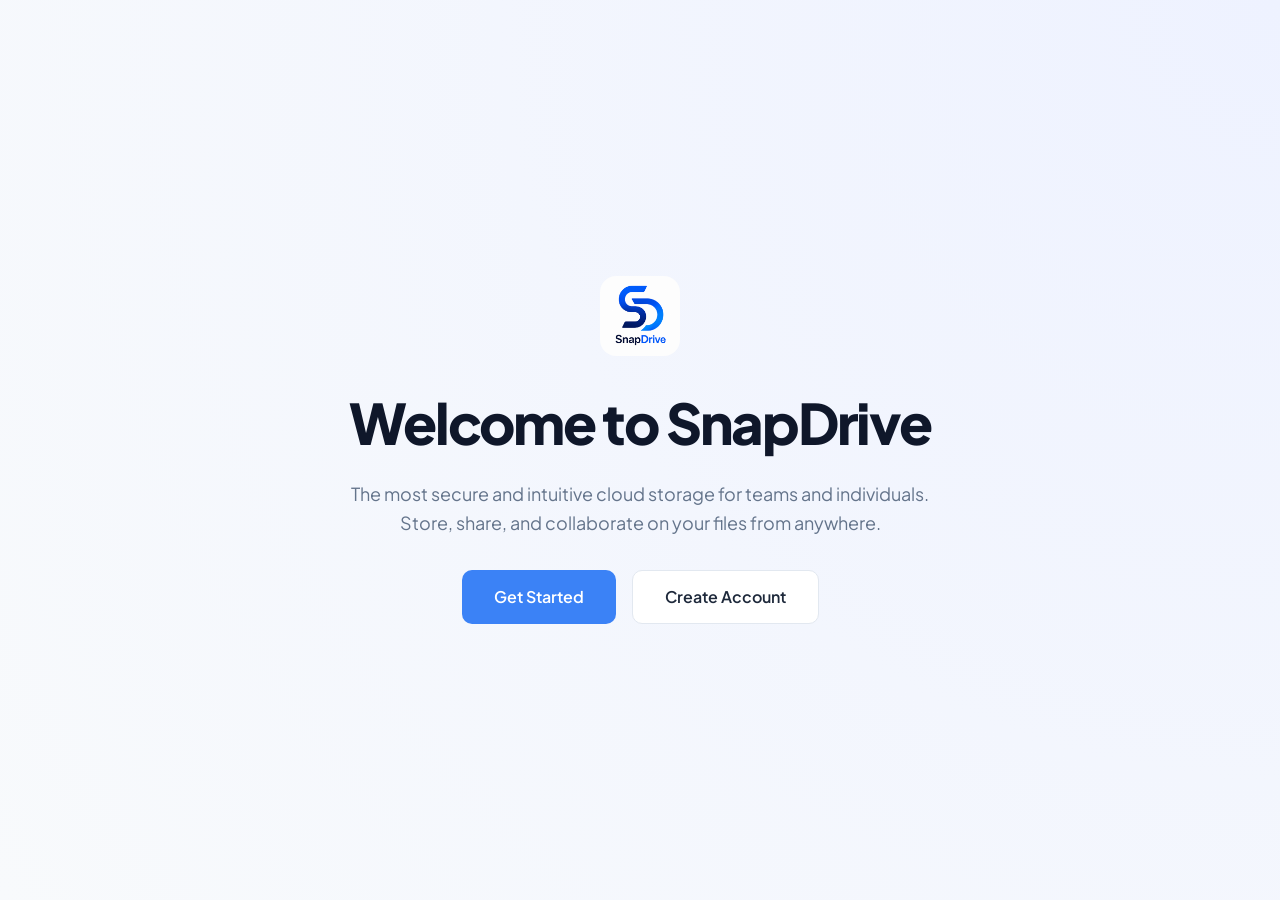
<file: fronthend/index.html>
<!DOCTYPE html>
<html lang="en">
<head>
    <meta charset="UTF-8">
    <meta name="viewport" content="width=device-width, initial-scale=1.0">
    <title>SnapDrive | Secure Cloud Storage</title>
    <link rel="stylesheet" href="css/style.css">
    <style>
        .hero-section {
            display: flex;
            flex-direction: column;
            align-items: center;
            justify-content: center;
            min-height: 100vh;
            text-align: center;
            padding: 20px;
            background: radial-gradient(circle at top right, #EEF2FF, #F8FAFC);
        }
        .hero-logo {
            width: 64px;
            height: 64px;
            background: #3B82F6;
            border-radius: 16px;
            display: flex;
            align-items: center;
            justify-content: center;
            color: white;
            margin-bottom: 24px;
            box-shadow: 0 10px 20px -5px rgba(59, 130, 246, 0.4);
        }
        .hero-h1 {
            font-size: 56px;
            font-weight: 800;
            letter-spacing: -0.04em;
            margin-bottom: 16px;
            color: #0F172A;
        }
        .hero-p {
            font-size: 18px;
            color: #64748B;
            max-width: 600px;
            margin-bottom: 32px;
            line-height: 1.6;
        }
        .btn-large {
            padding: 14px 32px;
            font-size: 16px;
        }
        .hero-buttons {
            display: flex;
            gap: 16px;
            flex-wrap: wrap;
            justify-content: center;
        }

        @media (max-width: 768px) {
            .hero-h1 {
                font-size: 36px;
            }
            .hero-p {
                font-size: 16px;
                padding: 0 16px;
            }
            .hero-logo {
                width: 56px;
                height: 56px;
            }
            .btn-large {
                padding: 12px 24px;
                font-size: 15px;
            }
        }

        @media (max-width: 480px) {
            .hero-h1 {
                font-size: 28px;
            }
            .hero-p {
                font-size: 14px;
            }
            .hero-buttons {
                flex-direction: column;
                width: 100%;
                padding: 0 24px;
            }
            .hero-buttons a {
                text-align: center;
            }
            .btn-large {
                padding: 14px 20px;
                font-size: 15px;
                width: 100%;
                justify-content: center;
            }
        }
    </style>
</head>
<body>
    <div class="hero-section">
        <div class="hero-logo" style="background: none; box-shadow: none; overflow: hidden; width: 80px; height: 80px;">
            <img src="assets/logo.png" alt="SnapDrive" style="width: 100%; height: 100%; object-fit: cover;">
        </div>
        <h1 class="hero-h1">Welcome to SnapDrive</h1>
        <p class="hero-p">The most secure and intuitive cloud storage for teams and individuals. Store, share, and collaborate on your files from anywhere.</p>
        
        <div class="hero-buttons">
            <a href="login.html" class="btn btn-primary btn-large" style="text-decoration: none;">Get Started</a>
            <a href="register.html" class="btn btn-outline btn-large" style="text-decoration: none;">Create Account</a>
        </div>
    </div>

    <script>
        if (localStorage.getItem("token")) {
            window.location.href = "dashboard.html";
        }
    </script>
</body>
</html>
</file>
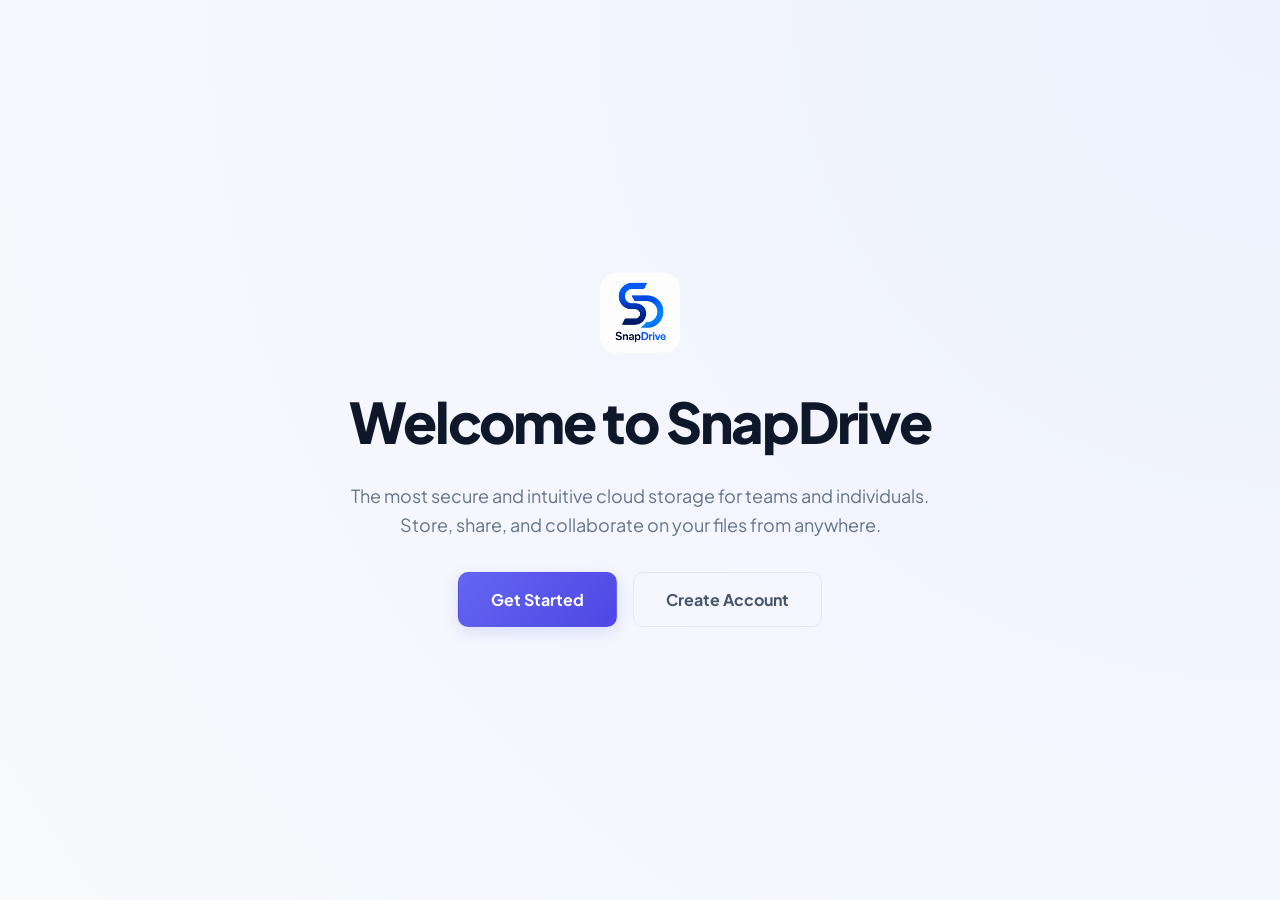
<file: snapdrive-team-project/fronthend/index.html>
<!DOCTYPE html>
<html lang="en">
<head>
    <meta charset="UTF-8">
    <meta name="viewport" content="width=device-width, initial-scale=1.0">
    <title>SnapDrive | Secure Cloud Storage</title>
    <link rel="stylesheet" href="css/style.css">
    <style>
        .hero-section {
            display: flex;
            flex-direction: column;
            align-items: center;
            justify-content: center;
            min-height: 100vh;
            text-align: center;
            padding: 20px;
            background: radial-gradient(circle at top right, #EEF2FF, #F8FAFC);
        }
        .hero-logo {
            width: 64px;
            height: 64px;
            background: #3B82F6;
            border-radius: 16px;
            display: flex;
            align-items: center;
            justify-content: center;
            color: white;
            margin-bottom: 24px;
            box-shadow: 0 10px 20px -5px rgba(59, 130, 246, 0.4);
        }
        .hero-h1 {
            font-size: 56px;
            font-weight: 800;
            letter-spacing: -0.04em;
            margin-bottom: 16px;
            color: #0F172A;
        }
        .hero-p {
            font-size: 18px;
            color: #64748B;
            max-width: 600px;
            margin-bottom: 32px;
            line-height: 1.6;
        }
        .btn-large {
            padding: 14px 32px;
            font-size: 16px;
        }
        .hero-buttons {
            display: flex;
            gap: 16px;
            flex-wrap: wrap;
            justify-content: center;
        }

        @media (max-width: 768px) {
            .hero-h1 {
                font-size: 36px;
            }
            .hero-p {
                font-size: 16px;
                padding: 0 16px;
            }
            .hero-logo {
                width: 56px;
                height: 56px;
            }
            .btn-large {
                padding: 12px 24px;
                font-size: 15px;
            }
        }

        @media (max-width: 480px) {
            .hero-h1 {
                font-size: 28px;
            }
            .hero-p {
                font-size: 14px;
            }
            .hero-buttons {
                flex-direction: column;
                width: 100%;
                padding: 0 24px;
            }
            .hero-buttons a {
                text-align: center;
            }
            .btn-large {
                padding: 14px 20px;
                font-size: 15px;
                width: 100%;
                justify-content: center;
            }
        }
    </style>
</head>
<body>
    <div class="hero-section">
        <div class="hero-logo" style="background: none; box-shadow: none; overflow: hidden; width: 80px; height: 80px;">
            <img src="assets/logo.png" alt="SnapDrive" style="width: 100%; height: 100%; object-fit: cover;">
        </div>
        <h1 class="hero-h1">Welcome to SnapDrive</h1>
        <p class="hero-p">The most secure and intuitive cloud storage for teams and individuals. Store, share, and collaborate on your files from anywhere.</p>
        
        <div class="hero-buttons">
            <a href="login.html" class="btn btn-primary btn-large" style="text-decoration: none;">Get Started</a>
            <a href="register.html" class="btn btn-outline btn-large" style="text-decoration: none;">Create Account</a>
        </div>
    </div>

    <script>
        if (localStorage.getItem("token")) {
            window.location.href = "dashboard.html";
        }
    </script>
</body>
</html>
</file>
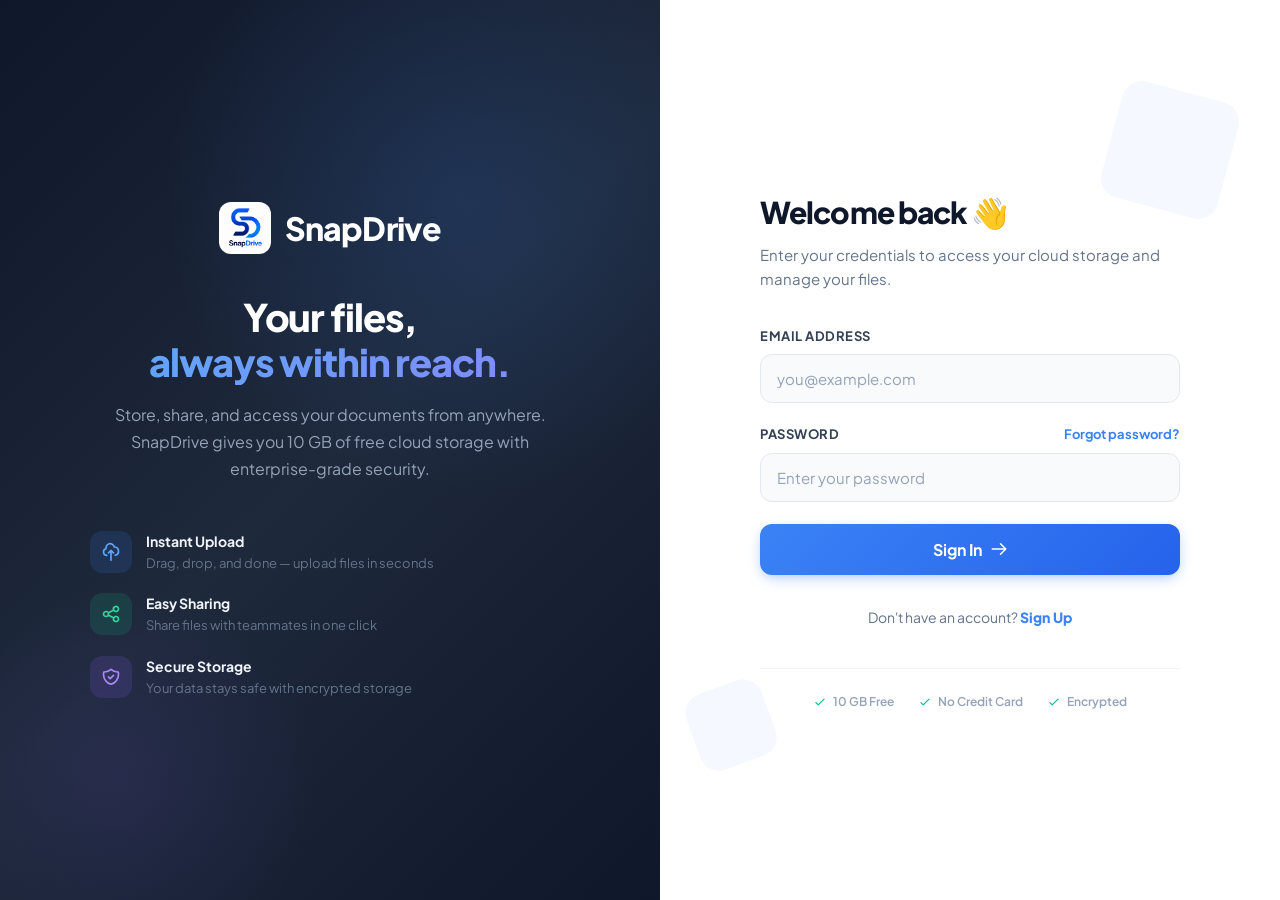
<file: fronthend/dashboard.html>
<!DOCTYPE html>
<html lang="en">
<head>
    <meta charset="UTF-8">
    <meta name="viewport" content="width=device-width, initial-scale=1.0">
    <title>Dashboard | SnapDrive</title>
    <link rel="stylesheet" href="css/style.css">
    <style>
        .view-section { display: none; }
        .view-section.active { display: block; animation: fadeIn 0.4s ease; }
        @keyframes fadeIn { from { opacity:0; transform: translateY(10px); } to { opacity:1; transform: translateY(0); } }
        
        .storage-progress { height: 12px; background: var(--bg-hover); border-radius: 6px; overflow: hidden; margin: 20px 0; }
        .storage-bar { height: 100%; background: var(--primary); transition: width 0.5s ease-out; }
    </style>
</head>
<body>
    <div class="dashboard-layout">
        <!-- Sidebar Overlay (mobile) -->
        <div class="sidebar-overlay" id="sidebarOverlay" onclick="closeSidebar()"></div>

        <!-- Sidebar -->
        <aside class="sidebar" id="sidebar">
            <div class="sidebar-brand">
                <div class="brand-icon" style="background: none; overflow: hidden;">
                    <img src="assets/logo.png" alt="SnapDrive" style="width: 100%; height: 100%; object-fit: cover;">
                </div>
                <h1>SnapDrive</h1>
            </div>

            <nav class="sidebar-nav">
                <a href="#" class="nav-item active" data-view="dashboard" onclick="switchView('dashboard')">
                    <svg fill="none" stroke="currentColor" viewBox="0 0 24 24"><path stroke-linecap="round" stroke-linejoin="round" stroke-width="2" d="M3 12l2-2m0 0l7-7 7 7M5 10v10a1 1 0 001 1h3m10-11l2 2m-2-2v10a1 1 0 01-1 1h-3m-6 0a1 1 0 001-1v-4a1 1 0 011-1h2a1 1 0 011 1v4a1 1 0 001 1m-6 0h6"/></svg>
                    Dashboard
                </a>
                <a href="#" class="nav-item" data-view="files" onclick="switchView('files')">
                    <svg fill="none" stroke="currentColor" viewBox="0 0 24 24"><path stroke-linecap="round" stroke-linejoin="round" stroke-width="2" d="M3 7v10a2 2 0 002 2h14a2 2 0 002-2V9a2 2 0 00-2-2h-6l-2-2H5a2 2 0 00-2 2z"/></svg>
                    My Files
                </a>
                <a href="#" class="nav-item" data-view="shared" onclick="switchView('shared')">
                    <svg width="20" height="20" fill="none" stroke="currentColor" viewBox="0 0 24 24"><path stroke-linecap="round" stroke-linejoin="round" stroke-width="2" d="M8.684 13.342C8.886 12.938 9 12.482 9 12c0-.482-.114-.938-.316-1.342m0 2.684a3 3 0 110-2.684m0 2.684l6.632 3.316m-6.632-6l6.632-3.316m0 0a3 3 0 105.367-2.684 3 3 0 00-5.367 2.684zm0 9.316a3 3 0 105.368 2.684 3 3 0 00-5.368-2.684z"/></svg>
                    Shared Files
                </a>
                <a href="#" class="nav-item" data-view="activity" onclick="switchView('activity')">
                    <svg fill="none" stroke="currentColor" viewBox="0 0 24 24"><path stroke-linecap="round" stroke-linejoin="round" stroke-width="2" d="M12 8v4l3 3m6-3a9 9 0 11-18 0 9 9 0 0118 0z"/></svg>
                    Activity Logs
                </a>
                <a href="#" class="nav-item" data-view="storage" onclick="switchView('storage')">
                    <svg fill="none" stroke="currentColor" viewBox="0 0 24 24"><path stroke-linecap="round" stroke-linejoin="round" stroke-width="2" d="M4 7v10c0 2.21 3.582 4 8 4s8-1.79 8-4V7M4 7c0 2.21 3.582 4 8 4s8-1.79 8-4M4 7c0-2.21 3.582-4 8-4s8 1.79 8 4m0 5c0 2.21-3.582 4-8 4s-8-1.79-8-4"/></svg>
                    Storage Usage
                </a>
                <a href="#" class="nav-item" data-view="settings" onclick="switchView('settings')">
                    <svg fill="none" stroke="currentColor" viewBox="0 0 24 24"><path stroke-linecap="round" stroke-linejoin="round" stroke-width="2" d="M10.325 4.317c.426-1.756 2.924-1.756 3.35 0a1.724 1.724 0 002.573 1.066c1.543-.94 3.31.826 2.37 2.37a1.724 1.724 0 001.065 2.572c1.756.426 1.756 2.924 0 3.35a1.724 1.724 0 00-1.066 2.573c.94 1.543-.826 3.31-2.37 2.37a1.724 1.724 0 00-2.572 1.065c-.426 1.756-2.924 1.756-3.35 0a1.724 1.724 0 00-2.573-1.066c-1.543.94-3.31-.826-2.37-2.37a1.724 1.724 0 00-1.065-2.572c-1.756-.426-1.756-2.924 0-3.35a1.724 1.724 0 001.066-2.573c-.94-1.543.826-3.31 2.37-2.37.996.608 2.296.07 2.572-1.065z"/><path stroke-linecap="round" stroke-linejoin="round" stroke-width="2" d="M15 12a3 3 0 11-6 0 3 3 0 016 0z"/></svg>
                    Settings
                </a>
            </nav>

            <div class="sidebar-footer" style="margin-top: auto; padding-top: 16px; border-top: 1px solid var(--border-light);">
                <a href="#" class="nav-item" onclick="logout()">
                    <svg fill="none" stroke="currentColor" viewBox="0 0 24 24"><path stroke-linecap="round" stroke-linejoin="round" stroke-width="2" d="M17 16l4-4m0 0l-4-4m4 4H7m6 4v1a3 3 0 01-3 3H6a3 3 0 01-3-3V7a3 3 0 013-3h4a3 3 0 013 3v1"/></svg>
                    Logout
                </a>
            </div>
        </aside>

        <!-- Main Content -->
        <main class="main-content">
            <!-- Top Bar -->
            <header class="top-bar" style="flex-wrap: wrap;">
                <!-- Mobile menu toggle -->
                <button class="mobile-menu-btn" id="mobileMenuBtn" onclick="toggleSidebar()" aria-label="Toggle menu">
                    <svg fill="none" stroke="currentColor" viewBox="0 0 24 24"><path stroke-linecap="round" stroke-linejoin="round" stroke-width="2" d="M4 6h16M4 12h16M4 18h16"/></svg>
                </button>

                <div class="search-container">
                    <svg fill="none" stroke="currentColor" viewBox="0 0 24 24"><path stroke-linecap="round" stroke-linejoin="round" stroke-width="2" d="M21 21l-6-6m2-5a7 7 0 11-14 0 7 7 0 0114 0z"/></svg>
                    <input type="text" placeholder="Search files..." id="searchInput" onkeyup="searchFiles(this.value)">
                </div>

                <div class="header-actions">
                    <div style="position: relative; display: inline-block;">
                        <button class="notification-btn" id="notificationBtn" title="Notifications" onclick="toggleNotificationsDropdown()">
                            <svg width="24" height="24" fill="none" stroke="currentColor" viewBox="0 0 24 24"><path stroke-linecap="round" stroke-linejoin="round" stroke-width="2" d="M15 17h5l-1.405-1.405A2.032 2.032 0 0118 14.158V11a6.002 6.002 0 00-4-5.659V5a2 2 0 10-4 0v.341C7.67 6.165 6 8.388 6 11v3.159c0 .538-.214 1.055-.595 1.436L4 17h5m6 0v1a3 3 0 11-6 0v-1m6 0H9"/></svg>
                            <span class="notification-badge" id="notificationBadge" style="display: none; padding: 2px 5px; min-width: 16px; height: 16px; border-radius: 8px;">0</span>
                        </button>
                        <!-- Notifications Dropdown -->
                        <div id="notificationsDropdown" style="display: none; position: absolute; right: 0; top: 40px; width: 320px; background: var(--bg-card); border: 1px solid var(--border-light); border-radius: var(--radius-md); box-shadow: var(--shadow-lg); z-index: 1001; padding: 16px; max-height: 400px; overflow-y: auto;">
                            <div style="display: flex; justify-content: space-between; align-items: center; margin-bottom: 12px; padding-bottom: 8px; border-bottom: 1px solid var(--border-light);">
                                <h4 style="margin: 0; font-weight: 800; font-size: 14px;">Notifications</h4>
                                <button onclick="markAllNotificationsAsRead()" style="background: none; border: none; color: var(--primary); font-size: 11px; font-weight: 700; cursor: pointer;">Mark all as read</button>
                            </div>
                            <div id="notificationsList" style="display: flex; flex-direction: column; gap: 10px;">
                                <div style="color: var(--text-muted); font-size: 13px; text-align: center; padding: 12px;">No new notifications</div>
                            </div>
                        </div>
                    </div>
                    
                    <button id="themeToggle" onclick="toggleTheme()" style="background:none; border:none; cursor:pointer; color:var(--text-muted);" title="Toggle Day/Night Mode"></button>

                    <div class="user-profile" onclick="switchView('settings')">
                        <div class="avatar" id="avatarLetter" style="background: var(--primary);">U</div>
                        <span class="user-name" id="userNameLabel">User</span>
                    </div>
                </div>
            </header>

            <div class="content-area">
                
                <!-- VIEW: DASHBOARD -->
                <section id="view-dashboard" class="view-section active">
                    <div class="welcome-section">
                        <div class="welcome-text">
                            <h2 id="greetingLabel">Hello! 👋</h2>
                            <p>Here is an overview of your storage and activity.</p>
                        </div>
                        <div class="action-buttons">
                            <button class="btn btn-outline" onclick="openFolderModal()">
                                <svg width="18" height="18" fill="none" stroke="currentColor" viewBox="0 0 24 24" style="margin-right: 4px; vertical-align: middle;"><path stroke-linecap="round" stroke-linejoin="round" stroke-width="2" d="M9 13h6m-3-3v6m-9 1V7a2 2 0 012-2h6l2 2h6a2 2 0 012 2v8a2 2 0 01-2 2H5a2 2 0 01-2-2z"/></svg>
                                New Folder
                            </button>
                            <button class="btn btn-primary" onclick="openUploadModal()">
                                <svg width="18" height="18" fill="none" stroke="currentColor" viewBox="0 0 24 24"><path stroke-linecap="round" stroke-linejoin="round" stroke-width="2" d="M4 16v1a3 3 0 003 3h10a3 3 0 003-3v-1m-4-8l-4-4m0 0L8 8m4-4v12"/></svg>
                                Upload File
                            </button>
                        </div>
                    </div>

                    <div class="stats-grid">
                        <div class="stat-card" onclick="switchView('files')" style="cursor:pointer">
                            <div class="stat-icon blue">
                                <svg width="20" height="20" fill="none" stroke="currentColor" viewBox="0 0 24 24"><path stroke-linecap="round" stroke-linejoin="round" stroke-width="2" d="M7 21h10a2 2 0 002-2V9.414a1 1 0 00-.293-.707l-5.414-5.414A1 1 0 0012.586 3H7a2 2 0 00-2 2v14a2 2 0 002 2z"/></svg>
                            </div>
                            <div class="stat-label">Total Files</div>
                            <div class="stat-value" id="dashboard-total-files">--</div>
                        </div>
                        <div class="stat-card" onclick="switchView('storage')" style="cursor:pointer">
                            <div class="stat-icon green">
                                <svg width="20" height="20" fill="none" stroke="currentColor" viewBox="0 0 24 24"><path stroke-linecap="round" stroke-linejoin="round" stroke-width="2" d="M4 7v10c0 2.21 3.582 4 8 4s8-1.79 8-4V7M4 7c0 2.21 3.582 4 8 4s8-1.79 8-4M4 7c0-2.21 3.582-4 8-4s8 1.79 8 4m0 5c0 2.21-3.582 4-8 4s-8-1.79-8-4"/></svg>
                            </div>
                            <div class="stat-label">Storage Used</div>
                            <div class="stat-value" id="dashboard-storage-used">--</div>
                        </div>
                        <div class="stat-card" onclick="switchView('shared')" style="cursor:pointer">
                            <div class="stat-icon purple">
                                <svg width="20" height="20" fill="none" stroke="currentColor" viewBox="0 0 24 24"><path stroke-linecap="round" stroke-linejoin="round" stroke-width="2" d="M8.684 13.342C8.886 12.938 9 12.482 9 12c0-.482-.114-.938-.316-1.342m0 2.684a3 3 0 110-2.684m0 2.684l6.632 3.316m-6.632-6l6.632-3.316m0 0a3 3 0 105.367-2.684 3 3 0 00-5.367 2.684zm0 9.316a3 3 0 105.368 2.684 3 3 0 00-5.368-2.684z"/></svg>
                            </div>
                            <div class="stat-label">Shared with Me</div>
                            <div class="stat-value" id="dashboard-shared-count">0</div>
                        </div>
                        <div class="stat-card" onclick="switchView('activity')" style="cursor:pointer">
                            <div class="stat-icon amber">
                                <svg width="20" height="20" fill="none" stroke="currentColor" viewBox="0 0 24 24"><path stroke-linecap="round" stroke-linejoin="round" stroke-width="2" d="M12 8v4l3 3m6-3a9 9 0 11-18 0 9 9 0 0118 0z"/></svg>
                            </div>
                            <div class="stat-label">Activities</div>
                            <div class="stat-value" id="dashboard-activity-count">--</div>
                        </div>
                    </div>

                    <div class="dashboard-main-grid">
                        <div class="card">
                            <div class="card-header" style="display: flex; justify-content: space-between; align-items: center; flex-wrap: wrap; gap: 12px;">
                                <h3 style="margin: 0;">Recent Files</h3>
                                <div style="display: flex; gap: 8px; align-items: center;">
                                    <select id="filter-type-recent" onchange="applyFiltersRecent()" style="padding: 4px 8px; border-radius: 6px; border: 1px solid var(--border-light); background: var(--bg-card); color: var(--text-main); font-size: 12px; outline: none;">
                                        <option value="all">All Types</option>
                                        <option value="pdf">PDF</option>
                                        <option value="doc">Word/Text</option>
                                        <option value="image">Images</option>
                                        <option value="video">Videos</option>
                                        <option value="zip">Zip Archives</option>
                                    </select>
                                    <select id="sort-recent" onchange="applyFiltersRecent()" style="padding: 4px 8px; border-radius: 6px; border: 1px solid var(--border-light); background: var(--bg-card); color: var(--text-main); font-size: 12px; outline: none;">
                                        <option value="newest">Newest</option>
                                        <option value="size-desc">Size (High-Low)</option>
                                        <option value="size-asc">Size (Low-High)</option>
                                    </select>
                                    <a href="#" style="font-size:12px; font-weight:700; color:var(--primary); text-decoration:none; margin-left: 4px;" onclick="switchView('files')">View All</a>
                                </div>
                            </div>
                            <table class="files-table">
                                <tbody id="recentFilesBody"></tbody>
                            </table>
                        </div>
                        <div class="card">
                            <div class="card-header"><h3>Latest Activity</h3><a href="#" style="font-size:12px; font-weight:700; color:var(--primary); text-decoration:none" onclick="switchView('activity')">History</a></div>
                            <div class="activity-list" id="recentActivityList"></div>
                        </div>
                    </div>
                </section>

                <!-- VIEW: MY FILES -->
                <section id="view-files" class="view-section">
                    <div class="card">
                        <div class="card-header" style="display: flex; justify-content: space-between; align-items: center; flex-wrap: wrap; gap: 12px;">
                            <h2 style="font-weight: 800; font-size: 24px;">My Files</h2>
                            <div style="display: flex; gap: 12px;">
                                <button class="btn btn-outline" onclick="openFolderModal()">
                                    <svg width="18" height="18" fill="none" stroke="currentColor" viewBox="0 0 24 24" style="margin-right: 4px; vertical-align: middle;"><path stroke-linecap="round" stroke-linejoin="round" stroke-width="2" d="M9 13h6m-3-3v6m-9 1V7a2 2 0 012-2h6l2 2h6a2 2 0 012 2v8a2 2 0 01-2 2H5a2 2 0 01-2-2z"/></svg>
                                    New Folder
                                </button>
                                <button class="btn btn-primary" onclick="openUploadModal()">
                                    <svg width="18" height="18" fill="none" stroke="currentColor" viewBox="0 0 24 24" style="margin-right: 4px; vertical-align: middle;"><path stroke-linecap="round" stroke-linejoin="round" stroke-width="2" d="M4 16v1a3 3 0 003 3h10a3 3 0 003-3v-1m-4-8l-4-4m0 0L8 8m4-4v12"/></svg>
                                    Upload File
                                </button>
                            </div>
                        </div>

                        <!-- Filter Toolbar -->
                        <div class="filter-toolbar" style="display: flex; gap: 12px; align-items: center; flex-wrap: wrap; margin-top: 16px; padding: 12px; background: var(--bg-hover); border-radius: var(--radius-md); border: 1.5px solid var(--border-light);">
                            <div style="display: flex; align-items: center; gap: 6px;">
                                <label style="font-size: 11px; font-weight: 700; text-transform: uppercase; color: var(--text-muted);">Type:</label>
                                <select id="filter-type-files" onchange="applyFiltersFiles()" style="padding: 6px 12px; border-radius: 6px; border: 1px solid var(--border-light); background: var(--bg-card); color: var(--text-main); font-size: 13px; outline: none;">
                                    <option value="all">All Types</option>
                                    <option value="folder">Folders Only</option>
                                    <option value="file">Files Only</option>
                                    <option value="pdf">PDF</option>
                                    <option value="doc">Word/Text</option>
                                    <option value="image">Images</option>
                                    <option value="video">Videos</option>
                                    <option value="zip">Zip Archives</option>
                                </select>
                            </div>
                            <div style="display: flex; align-items: center; gap: 6px;">
                                <label style="font-size: 11px; font-weight: 700; text-transform: uppercase; color: var(--text-muted);">Date:</label>
                                <select id="filter-date-files" onchange="applyFiltersFiles()" style="padding: 6px 12px; border-radius: 6px; border: 1px solid var(--border-light); background: var(--bg-card); color: var(--text-main); font-size: 13px; outline: none;">
                                    <option value="all">All Time</option>
                                    <option value="today">Today</option>
                                    <option value="week">This Week</option>
                                    <option value="month">This Month</option>
                                </select>
                            </div>
                            <div style="display: flex; align-items: center; gap: 6px;">
                                <label style="font-size: 11px; font-weight: 700; text-transform: uppercase; color: var(--text-muted);">Size:</label>
                                <select id="filter-size-files" onchange="applyFiltersFiles()" style="padding: 6px 12px; border-radius: 6px; border: 1px solid var(--border-light); background: var(--bg-card); color: var(--text-main); font-size: 13px; outline: none;">
                                    <option value="all">Any Size</option>
                                    <option value="small">Under 1 MB</option>
                                    <option value="medium">1 MB - 10 MB</option>
                                    <option value="large">10 MB - 50 MB</option>
                                </select>
                            </div>
                            <div style="display: flex; align-items: center; gap: 6px; margin-left: auto;">
                                <label style="font-size: 11px; font-weight: 700; text-transform: uppercase; color: var(--text-muted);">Sort By:</label>
                                <select id="sort-files" onchange="applyFiltersFiles()" style="padding: 6px 12px; border-radius: 6px; border: 1px solid var(--border-light); background: var(--bg-card); color: var(--text-main); font-size: 13px; outline: none;">
                                    <option value="newest">Date (Newest)</option>
                                    <option value="oldest">Date (Oldest)</option>
                                    <option value="size-desc">Size (High to Low)</option>
                                    <option value="size-asc">Size (Low to High)</option>
                                    <option value="name-asc">Name (A-Z)</option>
                                    <option value="name-desc">Name (Z-A)</option>
                                </select>
                            </div>
                        </div>
                        <div style="overflow-x: auto; margin-top: 20px;">
                            <table class="files-table">
                                <thead style="background: var(--bg-hover);">
                                    <tr>
                                        <th style="border-radius: 8px 0 0 8px;">Name</th>
                                        <th>Type</th>
                                        <th>Size</th>
                                        <th>Date</th>
                                        <th style="text-align: right; border-radius: 0 8px 8px 0;">Actions</th>
                                    </tr>
                                </thead>
                                <tbody id="fullFileListBody"></tbody>
                            </table>
                        </div>
                    </div>
                </section>

                <!-- VIEW: SHARED FILES -->
                <section id="view-shared" class="view-section">
                    <div class="card">
                        <!-- Sub Tabs -->
                        <div style="display: flex; gap: 12px; margin-bottom: 20px; border-bottom: 1.5px solid var(--border-light); padding-bottom: 12px;">
                            <button id="btn-sub-shared-with-me" class="btn btn-primary" onclick="setSharedSubView('with-me')" style="font-size: 13px; padding: 6px 16px;">
                                Shared with Me
                            </button>
                            <button id="btn-sub-shared-by-me" class="btn btn-outline" onclick="setSharedSubView('by-me')" style="font-size: 13px; padding: 6px 16px;">
                                Shared History (By Me)
                            </button>
                        </div>

                        <!-- SUB-VIEW: SHARED WITH ME -->
                        <div id="sub-view-shared-with-me">
                            <div class="card-header" style="margin-bottom: 16px;">
                                <h2 style="font-weight: 800; font-size: 24px; margin: 0;">Shared with Me</h2>
                            </div>
                            <p style="color: var(--text-muted); margin-bottom: 24px; font-size: 14px;">Files shared with you by other users.</p>
                            
                            <!-- Filter Toolbar -->
                            <div class="filter-toolbar" style="display: flex; gap: 12px; align-items: center; flex-wrap: wrap; margin-bottom: 20px; padding: 12px; background: var(--bg-hover); border-radius: var(--radius-md); border: 1.5px solid var(--border-light);">
                                <div style="display: flex; align-items: center; gap: 6px;">
                                    <label style="font-size: 11px; font-weight: 700; text-transform: uppercase; color: var(--text-muted);">Type:</label>
                                    <select id="filter-type-shared" onchange="applyFiltersShared()" style="padding: 6px 12px; border-radius: 6px; border: 1px solid var(--border-light); background: var(--bg-card); color: var(--text-main); font-size: 13px; outline: none;">
                                        <option value="all">All Types</option>
                                        <option value="folder">Folders Only</option>
                                        <option value="file">Files Only</option>
                                        <option value="pdf">PDF</option>
                                        <option value="doc">Word/Text</option>
                                        <option value="image">Images</option>
                                        <option value="video">Videos</option>
                                        <option value="zip">Zip Archives</option>
                                    </select>
                                </div>
                                <div style="display: flex; align-items: center; gap: 6px;">
                                    <label style="font-size: 11px; font-weight: 700; text-transform: uppercase; color: var(--text-muted);">Date:</label>
                                    <select id="filter-date-shared" onchange="applyFiltersShared()" style="padding: 6px 12px; border-radius: 6px; border: 1px solid var(--border-light); background: var(--bg-card); color: var(--text-main); font-size: 13px; outline: none;">
                                        <option value="all">All Time</option>
                                        <option value="today">Today</option>
                                        <option value="week">This Week</option>
                                        <option value="month">This Month</option>
                                    </select>
                                </div>
                                <div style="display: flex; align-items: center; gap: 6px;">
                                    <label style="font-size: 11px; font-weight: 700; text-transform: uppercase; color: var(--text-muted);">Size:</label>
                                    <select id="filter-size-shared" onchange="applyFiltersShared()" style="padding: 6px 12px; border-radius: 6px; border: 1px solid var(--border-light); background: var(--bg-card); color: var(--text-main); font-size: 13px; outline: none;">
                                        <option value="all">Any Size</option>
                                        <option value="small">Under 1 MB</option>
                                        <option value="medium">1 MB - 10 MB</option>
                                        <option value="large">10 MB - 50 MB</option>
                                    </select>
                                </div>
                                <div style="display: flex; align-items: center; gap: 6px;">
                                    <label style="font-size: 11px; font-weight: 700; text-transform: uppercase; color: var(--text-muted);">Owner:</label>
                                    <input type="text" id="filter-owner-shared" placeholder="e.g. admin" onkeyup="applyFiltersShared()" style="padding: 6px 12px; border-radius: 6px; border: 1px solid var(--border-light); background: var(--bg-card); color: var(--text-main); font-size: 13px; outline: none; width: 120px;">
                                </div>
                                <div style="display: flex; align-items: center; gap: 6px; margin-left: auto;">
                                    <label style="font-size: 11px; font-weight: 700; text-transform: uppercase; color: var(--text-muted);">Sort By:</label>
                                    <select id="sort-shared" onchange="applyFiltersShared()" style="padding: 6px 12px; border-radius: 6px; border: 1px solid var(--border-light); background: var(--bg-card); color: var(--text-main); font-size: 13px; outline: none;">
                                        <option value="newest">Date (Newest)</option>
                                        <option value="oldest">Date (Oldest)</option>
                                        <option value="size-desc">Size (High to Low)</option>
                                        <option value="size-asc">Size (Low to High)</option>
                                        <option value="name-asc">Name (A-Z)</option>
                                        <option value="name-desc">Name (Z-A)</option>
                                    </select>
                                </div>
                            </div>

                            <div style="overflow-x: auto;">
                                <table class="files-table">
                                    <thead style="background: var(--bg-hover);">
                                        <tr>
                                            <th style="border-radius: 8px 0 0 8px;">Name</th>
                                            <th>Owner</th>
                                            <th>Size</th>
                                            <th>Shared Date</th>
                                            <th style="text-align: right; border-radius: 0 8px 8px 0;">Actions</th>
                                        </tr>
                                    </thead>
                                    <tbody id="sharedFilesBody"></tbody>
                                </table>
                            </div>
                        </div>

                        <!-- SUB-VIEW: SHARED BY ME -->
                        <div id="sub-view-shared-by-me" style="display: none;">
                            <div class="card-header" style="margin-bottom: 16px;">
                                <h2 style="font-weight: 800; font-size: 24px; margin: 0;">Shared History (By Me)</h2>
                            </div>
                            <p style="color: var(--text-muted); margin-bottom: 24px; font-size: 14px;">Items you shared with other users. You can revoke their access below.</p>
                            
                            <div style="overflow-x: auto;">
                                <table class="files-table">
                                    <thead style="background: var(--bg-hover);">
                                        <tr>
                                            <th style="border-radius: 8px 0 0 8px;">Name</th>
                                            <th>Type</th>
                                            <th>Shared With</th>
                                            <th>Shared Date</th>
                                            <th style="text-align: right; border-radius: 0 8px 8px 0;">Actions</th>
                                        </tr>
                                    </thead>
                                    <tbody id="sharedByMeBody"></tbody>
                                </table>
                            </div>
                        </div>
                    </div>
                </section>

                <!-- VIEW: ACTIVITY LOGS -->
                <section id="view-activity" class="view-section">
                    <div class="card">
                        <div class="card-header">
                            <h2 style="font-weight: 800; font-size: 24px;">Activity History</h2>
                        </div>
                        <div class="activity-list" id="fullActivityList" style="margin-top: 20px;"></div>
                    </div>
                </section>

                <!-- VIEW: STORAGE -->
                <section id="view-storage" class="view-section">
                    <div class="card" style="max-width: 600px; margin: 0 auto;">
                        <h2 style="font-weight: 800; margin-bottom: 20px;">Storage Analysis</h2>
                        <div style="text-align: center; padding: 40px 0;">
                            <div style="font-size: 48px; font-weight: 800; color: var(--primary);" id="storage-percent-label">0%</div>
                            <div style="color: var(--text-muted); font-size: 14px; margin-top: 8px;">Used of 10 GB total</div>
                        </div>
                        <div class="storage-progress">
                            <div class="storage-bar" id="storage-progress-bar" style="width: 0%"></div>
                        </div>
                        <div style="display: flex; flex-direction: column; gap: 16px;">
                            <div style="display: flex; justify-content: space-between; align-items: center; padding: 16px; background: var(--bg-main); border-radius: 12px;">
                                <div style="display: flex; align-items: center; gap: 12px;">
                                    <div style="width: 12px; height: 12px; border-radius: 3px; background: #3B82F6;"></div>
                                    <span style="font-weight: 600; font-size: 14px;">Documents & Others</span>
                                </div>
                                <span id="storage-used-raw" style="font-weight: 700;">0 MB</span>
                            </div>
                            <div style="display: flex; justify-content: space-between; align-items: center; padding: 16px; background: var(--bg-main); border-radius: 12px;">
                                <div style="display: flex; align-items: center; gap: 12px;">
                                    <div style="width: 12px; height: 12px; border-radius: 3px; background: var(--bg-hover);"></div>
                                    <span style="font-weight: 600; font-size: 14px;">Free Space</span>
                                </div>
                                <span id="storage-free-raw" style="font-weight: 700;">10 GB</span>
                            </div>
                        </div>
                    </div>
                </section>

                <!-- VIEW: SETTINGS -->
                <section id="view-settings" class="view-section">
                    <div class="card" style="max-width: 600px; margin: 0 auto; display: flex; flex-direction: column; gap: 32px;">
                        <div>
                            <h2 style="font-weight: 800; margin-bottom: 24px;">Account Settings</h2>
                            <div style="display: flex; align-items: center; gap: 20px; padding-bottom: 24px; border-bottom: 1px solid var(--border-light);">
                                <div class="avatar" id="settings-avatar-large" style="width: 80px; height: 80px; font-size: 32px; background: var(--primary); color: white; display:flex; align-items:center; justify-content:center; border-radius:50%; font-weight:800;">U</div>
                                <div>
                                    <h3 id="settings-username-display" style="font-weight: 800; font-size:24px;">Username</h3>
                                    <p id="settings-email-display" style="color: var(--text-muted); font-size: 14px;">user@example.com</p>
                                </div>
                            </div>
                        </div>

                        <!-- Profile Info Form -->
                        <form onsubmit="event.preventDefault(); updateProfile();" style="display: flex; flex-direction: column; gap: 20px;">
                            <h3 style="font-weight: 800; font-size: 18px; margin-bottom: -4px;">Update Profile</h3>
                            <div style="display: grid; grid-template-columns: 1fr 1fr; gap: 20px;">
                                <div class="form-group">
                                    <label class="form-label" style="display: block; margin-bottom: 8px; font-weight: 600;">Username</label>
                                    <input type="text" id="settings-name-input" required style="width: 100%; padding: 12px; border-radius: var(--radius-md); border: 1px solid var(--border-light); background: var(--bg-hover); color: var(--text-main); font-family: inherit; font-size: 14px; outline: none;">
                                </div>
                                <div class="form-group">
                                    <label class="form-label" style="display: block; margin-bottom: 8px; font-weight: 600;">Email Address</label>
                                    <input type="email" id="settings-email-input" required style="width: 100%; padding: 12px; border-radius: var(--radius-md); border: 1px solid var(--border-light); background: var(--bg-hover); color: var(--text-main); font-family: inherit; font-size: 14px; outline: none;">
                                </div>
                            </div>
                            <button type="submit" id="updateProfileBtn" class="btn btn-primary" style="align-self: flex-start;">Save Profile Info</button>
                        </form>

                        <div style="border-bottom: 1px solid var(--border-light);"></div>

                        <!-- Change Password Form -->
                        <form onsubmit="event.preventDefault(); changePassword();" style="display: flex; flex-direction: column; gap: 20px;">
                            <h3 style="font-weight: 800; font-size: 18px; margin-bottom: -4px;">Change Password</h3>
                            <div class="form-group">
                                <label class="form-label" style="display: block; margin-bottom: 8px; font-weight: 600;">Current Password</label>
                                <input type="password" id="settings-curr-pass" required placeholder="Enter current password" style="width: 100%; padding: 12px; border-radius: var(--radius-md); border: 1px solid var(--border-light); background: var(--bg-hover); color: var(--text-main); font-family: inherit; font-size: 14px; outline: none;">
                            </div>
                            <div style="display: grid; grid-template-columns: 1fr 1fr; gap: 20px;">
                                <div class="form-group">
                                    <label class="form-label" style="display: block; margin-bottom: 8px; font-weight: 600;">New Password</label>
                                    <input type="password" id="settings-new-pass" required placeholder="At least 6 characters" minlength="6" style="width: 100%; padding: 12px; border-radius: var(--radius-md); border: 1px solid var(--border-light); background: var(--bg-hover); color: var(--text-main); font-family: inherit; font-size: 14px; outline: none;">
                                </div>
                                <div class="form-group">
                                    <label class="form-label" style="display: block; margin-bottom: 8px; font-weight: 600;">Confirm New Password</label>
                                    <input type="password" id="settings-conf-pass" required placeholder="Confirm new password" minlength="6" style="width: 100%; padding: 12px; border-radius: var(--radius-md); border: 1px solid var(--border-light); background: var(--bg-hover); color: var(--text-main); font-family: inherit; font-size: 14px; outline: none;">
                                </div>
                            </div>
                            <button type="submit" id="changePasswordBtn" class="btn btn-primary" style="align-self: flex-start;">Update Password</button>
                        </form>

                        <div style="border-bottom: 1px solid var(--border-light);"></div>

                        <div class="form-group">
                            <label class="form-label" style="display: block; margin-bottom: 8px; font-weight: 600;">Theme Preference</label>
                            <div style="display: flex; gap: 12px;">
                                <button class="btn btn-outline" style="flex:1; justify-content:center;" onclick="setTheme('light')">Light Mode</button>
                                <button class="btn btn-primary" style="flex:1; justify-content:center;" onclick="setTheme('dark')">Dark Mode</button>
                            </div>
                        </div>
                    </div>
                </section>

            </div>
        </main>
    </div>

    <!-- Share Modal -->
    <div id="shareModal" class="modal-overlay" style="display: none;">
        <div class="modal-content" style="border: 1px solid var(--border-light); background: var(--bg-card); color: var(--text-main);">
            <div class="card-header">
                <h3 style="font-weight: 800;">Share File</h3>
                <button onclick="closeShareModal()" style="background:none; border:none; cursor:pointer; font-size: 20px; color: var(--text-muted);">✕</button>
            </div>
            <div style="margin: 24px 0;">
                <p id="shareModalFileName" style="font-weight: 800; margin-bottom: 20px; font-size: 18px; color: var(--primary);">filename.pdf</p>
                <div class="search-container" style="width: 100%;">
                    <svg fill="none" stroke="currentColor" viewBox="0 0 24 24"><path stroke-linecap="round" stroke-linejoin="round" stroke-width="2" d="M21 21l-6-6m2-5a7 7 0 11-14 0 7 7 0 0114 0z"/></svg>
                    <input type="text" id="modalUserSearchInput" placeholder="Search user..." onkeyup="searchUsersModal(this.value)">
                </div>
                <div id="modalUserSearchResults" style="margin-top: 20px; max-height: 240px; overflow-y: auto;"></div>
            </div>
            <div style="display: flex; justify-content: flex-end; gap: 12px; padding-top: 12px; border-top: 1px solid var(--border-light);">
                <button class="btn btn-outline" onclick="closeShareModal()">Cancel</button>
            </div>
        </div>
    </div>

    <!-- Folder Modal -->
    <div id="folderModal" class="modal-overlay" style="display: none;">
        <div class="modal-content" style="border: 1px solid var(--border-light); background: var(--bg-card); color: var(--text-main);">
            <div class="card-header">
                <h3 style="font-weight: 800;">Create New Folder</h3>
                <button onclick="closeFolderModal()" style="background:none; border:none; cursor:pointer; font-size: 20px; color: var(--text-muted);">✕</button>
            </div>
            <div style="margin: 24px 0;">
                <div class="form-group" style="margin-bottom: 15px;">
                    <label class="form-label" style="display: block; margin-bottom: 8px; font-weight: 600;">Folder Name</label>
                    <input type="text" id="folderNameInput" placeholder="Enter folder name" style="width: 100%; padding: 12px; border-radius: var(--radius-md); border: 1px solid var(--border-light); background: var(--bg-hover); color: var(--text-main); font-family: inherit; font-size: 14px; outline: none;">
                </div>
            </div>
            <div style="display: flex; justify-content: flex-end; gap: 12px; padding-top: 12px; border-top: 1px solid var(--border-light);">
                <button class="btn btn-outline" onclick="closeFolderModal()">Cancel</button>
                <button class="btn btn-primary" onclick="createFolder()">Create</button>
            </div>
        </div>
    </div>

    <!-- Upload File Modal -->
    <div id="uploadModal" class="modal-overlay" style="display: none;">
        <div class="modal-content" style="border: 1px solid var(--border-light); background: var(--bg-card); color: var(--text-main);">
            <div class="card-header">
                <h3 style="font-weight: 800;">Upload Content</h3>
                <button onclick="closeUploadModal()" style="background:none; border:none; cursor:pointer; font-size: 20px; color: var(--text-muted);">✕</button>
            </div>
            
            <!-- Upload Mode Tabs -->
            <div style="display: flex; gap: 8px; margin: 16px 0; border-bottom: 1.5px solid var(--border-light); padding-bottom: 12px;">
                <button id="tab-upload-file" class="btn btn-primary" style="flex: 1; justify-content: center; font-size: 13px;" onclick="setUploadTab('file')">
                    File Upload
                </button>
                <button id="tab-upload-folder" class="btn btn-outline" style="flex: 1; justify-content: center; font-size: 13px;" onclick="setUploadTab('folder')">
                    Folder Upload
                </button>
            </div>

            <div style="margin: 24px 0; display: flex; flex-direction: column; gap: 16px;">
                <!-- File Input Group -->
                <div class="form-group" id="fileUploadGroup">
                    <label class="form-label" style="display: block; margin-bottom: 8px; font-weight: 600;">Choose File</label>
                    <input type="file" id="modalFileInput" style="width: 100%; padding: 8px; border-radius: var(--radius-md); border: 1px solid var(--border-light); background: var(--bg-hover); color: var(--text-main); font-family: inherit; font-size: 14px; outline: none;">
                </div>

                <!-- Folder Input Group -->
                <div class="form-group" id="folderUploadGroup" style="display: none;">
                    <label class="form-label" style="display: block; margin-bottom: 8px; font-weight: 600;">Choose Folder</label>
                    <input type="file" id="modalFolderInput" webkitdirectory directory multiple style="width: 100%; padding: 8px; border-radius: var(--radius-md); border: 1px solid var(--border-light); background: var(--bg-hover); color: var(--text-main); font-family: inherit; font-size: 14px; outline: none;">
                    <p style="font-size: 12px; color: var(--text-muted); margin-top: 6px;">Select a folder. All files inside will be uploaded.</p>
                </div>

                <div class="form-group">
                    <label class="form-label" style="display: block; margin-bottom: 8px; font-weight: 600;">Select Parent Folder</label>
                    <select id="uploadFolderSelect" style="width: 100%; padding: 12px; border-radius: var(--radius-md); border: 1px solid var(--border-light); background: var(--bg-card); color: var(--text-main); font-family: inherit; font-size: 14px; outline: none; border-color: var(--border-light);">
                        <option value="">None (Root)</option>
                    </select>
                </div>
            </div>
            
            <div style="display: flex; justify-content: flex-end; gap: 12px; padding-top: 12px; border-top: 1px solid var(--border-light);">
                <button class="btn btn-outline" onclick="closeUploadModal()">Cancel</button>
                <button class="btn btn-primary" onclick="submitModalUpload()">Upload</button>
            </div>
        </div>
    </div>

    <!-- Global Loading Overlay -->
    <div id="globalLoader" class="modal-overlay" style="display: none; z-index: 9999; background: rgba(15, 23, 42, 0.7); backdrop-filter: blur(8px);">
        <div style="background: var(--bg-card); padding: 32px; border-radius: var(--radius-xl); border: 1.5px solid var(--border-light); text-align: center; max-width: 320px; width: 100%; box-shadow: var(--shadow-lg);">
            <div style="margin-bottom: 20px; display: inline-flex; align-items: center; justify-content: center;">
                <span class="spinner" style="width: 48px; height: 48px; border-width: 4px; color: var(--primary); margin: 0;"></span>
            </div>
            <h4 id="globalLoaderTitle" style="font-weight: 800; font-size: 16px; margin-bottom: 8px; color: var(--text-main);">Uploading...</h4>
            <p id="globalLoaderMessage" style="font-size: 13px; color: var(--text-muted);">Please wait</p>
        </div>
    </div>

    <!-- Toast -->
    <div id="toastContainer" style="position:fixed; bottom:24px; right:24px; z-index:2000; display: flex; flex-direction: column; gap: 8px;"></div>

    <script src="js/api.js"></script>
    <script src="js/auth.js"></script>
    <script src="js/upload.js"></script>
    <script>
        document.addEventListener('DOMContentLoaded', () => {
            if (!localStorage.getItem('token')) {
                window.location.href = 'login.html';
                return;
            }
            loadDashboardData();
            
            // Restore active view (defaults to dashboard)
            const activeView = sessionStorage.getItem('activeView') || 'dashboard';
            switchView(activeView);
        });

        function switchView(viewId, isSearchTrigger = false) {
            sessionStorage.setItem('activeView', viewId);
            
            document.querySelectorAll('.nav-item').forEach(item => {
                item.classList.toggle('active', item.dataset.view === viewId);
            });
            document.querySelectorAll('.view-section').forEach(section => {
                section.classList.toggle('active', section.id === `view-${viewId}`);
            });

            if (viewId === 'shared') {
                // Restore active sub-view
                const activeSub = sessionStorage.getItem('sharedSubView') || 'with-me';
                if (window.setSharedSubView) {
                    window.setSharedSubView(activeSub);
                } else {
                    loadSharedFiles();
                }
            }
            if (viewId === 'activity') loadActivities();
            if (viewId === 'storage') loadStorageDetails();
            if (viewId === 'settings') loadSettings();
            if (viewId === 'files') {
                if (isSearchTrigger) {
                    // Do nothing, let search render the files
                } else {
                    // Clear search input on manual files view click
                    const searchInput = document.querySelector('.search-container input');
                    if (searchInput) searchInput.value = '';
                    loadFiles();
                }
            }
        }

        window.currentUploadTab = 'file';
        function setUploadTab(tab) {
            window.currentUploadTab = tab;
            const fileTab = document.getElementById('tab-upload-file');
            const folderTab = document.getElementById('tab-upload-folder');
            const fileGroup = document.getElementById('fileUploadGroup');
            const folderGroup = document.getElementById('folderUploadGroup');
            
            if (tab === 'file') {
                fileTab.className = 'btn btn-primary';
                folderTab.className = 'btn btn-outline';
                fileGroup.style.display = 'block';
                folderGroup.style.display = 'none';
            } else {
                fileTab.className = 'btn btn-outline';
                folderTab.className = 'btn btn-primary';
                fileGroup.style.display = 'none';
                folderGroup.style.display = 'block';
            }
        }

        function loadSettings() {
            const user = localStorage.getItem('username') || "SnapDrive User";
            const email = localStorage.getItem('email') || "user@example.com";
            
            if (document.getElementById('settings-username-display')) document.getElementById('settings-username-display').innerText = user;
            if (document.getElementById('settings-email-display')) document.getElementById('settings-email-display').innerText = email;
            if (document.getElementById('settings-avatar-large')) document.getElementById('settings-avatar-large').innerText = user.charAt(0).toUpperCase();
            
            if (document.getElementById('settings-name-input')) document.getElementById('settings-name-input').value = user;
            if (document.getElementById('settings-email-input')) document.getElementById('settings-email-input').value = email;
        }

        function setTheme(t) {
            localStorage.setItem('theme', t);
            document.documentElement.setAttribute('data-theme', t);
            updateThemeIcons(t);
            showToast(`Theme updated to ${t} mode`, 'success');
        }

        /* --- Mobile Sidebar Toggle --- */
        function toggleSidebar() {
            const sidebar = document.getElementById('sidebar');
            const overlay = document.getElementById('sidebarOverlay');
            sidebar.classList.toggle('open');
            overlay.classList.toggle('active');
        }

        function closeSidebar() {
            const sidebar = document.getElementById('sidebar');
            const overlay = document.getElementById('sidebarOverlay');
            sidebar.classList.remove('open');
            overlay.classList.remove('active');
        }

        // Close sidebar when a nav item is clicked (tablet & mobile)
        document.querySelectorAll('.nav-item').forEach(item => {
            item.addEventListener('click', () => {
                if (window.innerWidth <= 1024) {
                    closeSidebar();
                }
            });
        });
    </script>
</body>
</html>
</file>
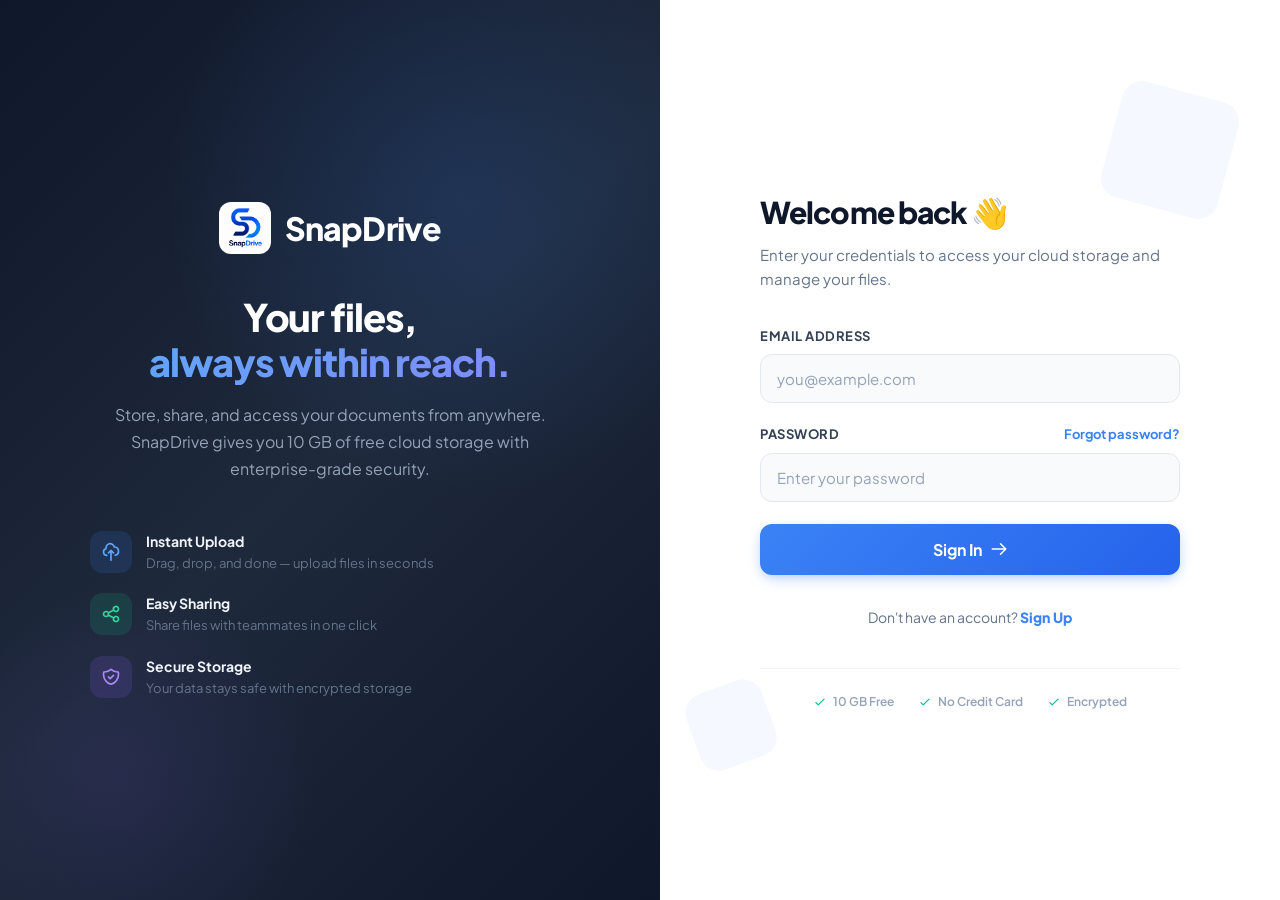
<file: fronthend/login.html>
<!DOCTYPE html>
<html lang="en">
<head>
    <meta charset="UTF-8">
    <meta name="viewport" content="width=device-width, initial-scale=1.0">
    <title>Login | SnapDrive</title>
    <link rel="stylesheet" href="css/style.css">
    <style>
        * { margin: 0; padding: 0; box-sizing: border-box; }

        body {
            min-height: 100vh;
            display: flex;
            background: #F8FAFC;
            overflow: hidden;
        }

        /* ===== LEFT BRANDING PANEL ===== */
        .auth-branding {
            flex: 1;
            background: linear-gradient(135deg, #0F172A 0%, #1E293B 50%, #0F172A 100%);
            display: flex;
            flex-direction: column;
            justify-content: center;
            align-items: center;
            padding: 60px;
            position: relative;
            overflow: hidden;
        }

        .auth-branding::before {
            content: '';
            position: absolute;
            width: 600px;
            height: 600px;
            background: radial-gradient(circle, rgba(59, 130, 246, 0.15) 0%, transparent 70%);
            top: -100px;
            right: -100px;
            border-radius: 50%;
        }

        .auth-branding::after {
            content: '';
            position: absolute;
            width: 400px;
            height: 400px;
            background: radial-gradient(circle, rgba(139, 92, 246, 0.1) 0%, transparent 70%);
            bottom: -80px;
            left: -80px;
            border-radius: 50%;
        }

        .branding-content {
            position: relative;
            z-index: 2;
            max-width: 480px;
            text-align: center;
        }

        .branding-logo {
            display: flex;
            align-items: center;
            justify-content: center;
            gap: 14px;
            margin-bottom: 40px;
        }

        .branding-logo img {
            width: 52px;
            height: 52px;
            object-fit: contain;
            border-radius: 12px;
        }

        .branding-logo h1 {
            font-size: 32px;
            font-weight: 800;
            color: #FFFFFF;
            letter-spacing: -0.03em;
        }

        .branding-tagline {
            font-size: 38px;
            font-weight: 800;
            color: #FFFFFF;
            line-height: 1.2;
            letter-spacing: -0.03em;
            margin-bottom: 16px;
        }

        .branding-tagline span {
            background: linear-gradient(135deg, #60A5FA, #818CF8);
            -webkit-background-clip: text;
            -webkit-text-fill-color: transparent;
            background-clip: text;
        }

        .branding-desc {
            font-size: 16px;
            color: #94A3B8;
            line-height: 1.7;
            margin-bottom: 48px;
        }

        .branding-features {
            display: flex;
            flex-direction: column;
            gap: 20px;
            text-align: left;
        }

        .feature-item {
            display: flex;
            align-items: center;
            gap: 14px;
        }

        .feature-icon {
            width: 42px;
            height: 42px;
            border-radius: 12px;
            display: flex;
            align-items: center;
            justify-content: center;
            flex-shrink: 0;
        }

        .feature-icon.blue { background: rgba(59, 130, 246, 0.15); color: #60A5FA; }
        .feature-icon.green { background: rgba(16, 185, 129, 0.15); color: #34D399; }
        .feature-icon.purple { background: rgba(139, 92, 246, 0.15); color: #A78BFA; }

        .feature-text h4 {
            font-size: 14px;
            font-weight: 700;
            color: #F1F5F9;
            margin-bottom: 2px;
        }

        .feature-text p {
            font-size: 13px;
            color: #64748B;
        }

        /* ===== RIGHT FORM PANEL ===== */
        .auth-form-panel {
            flex: 1;
            display: flex;
            align-items: center;
            justify-content: center;
            padding: 40px;
            background: #FFFFFF;
            position: relative;
        }

        .auth-card {
            width: 100%;
            max-width: 420px;
        }

        .auth-card-header {
            margin-bottom: 36px;
        }

        .auth-card-header .mobile-logo {
            display: none;
            align-items: center;
            gap: 10px;
            margin-bottom: 28px;
        }

        .auth-card-header .mobile-logo img {
            width: 36px;
            height: 36px;
            border-radius: 8px;
        }

        .auth-card-header .mobile-logo span {
            font-size: 20px;
            font-weight: 800;
            color: #0F172A;
        }

        .auth-card-header h2 {
            font-size: 30px;
            font-weight: 800;
            color: #0F172A;
            letter-spacing: -0.03em;
            margin-bottom: 8px;
        }

        .auth-card-header p {
            font-size: 15px;
            color: #64748B;
            line-height: 1.6;
        }

        .form-group {
            margin-bottom: 22px;
        }

        .form-label {
            display: block;
            font-size: 13px;
            font-weight: 700;
            color: #334155;
            margin-bottom: 8px;
            text-transform: uppercase;
            letter-spacing: 0.04em;
        }

        .form-input {
            width: 100%;
            padding: 14px 16px;
            border: 1.5px solid #E2E8F0;
            border-radius: 12px;
            font-family: 'Plus Jakarta Sans', sans-serif;
            font-size: 15px;
            color: #0F172A;
            transition: all 0.2s ease;
            background: #F8FAFC;
        }

        .form-input:focus {
            outline: none;
            border-color: #3B82F6;
            background: #FFFFFF;
            box-shadow: 0 0 0 4px rgba(59, 130, 246, 0.08);
        }

        .form-input::placeholder {
            color: #94A3B8;
        }

        .password-header {
            display: flex;
            justify-content: space-between;
            align-items: center;
            margin-bottom: 8px;
        }

        .password-header .form-label {
            margin-bottom: 0;
        }

        .forgot-link {
            font-size: 13px;
            color: #3B82F6;
            font-weight: 700;
            text-decoration: none;
            transition: color 0.2s;
        }

        .forgot-link:hover { color: #1D4ED8; }

        .submit-btn {
            width: 100%;
            padding: 15px;
            border: none;
            border-radius: 12px;
            background: linear-gradient(135deg, #3B82F6, #2563EB);
            color: #FFFFFF;
            font-family: 'Plus Jakarta Sans', sans-serif;
            font-size: 16px;
            font-weight: 700;
            cursor: pointer;
            transition: all 0.3s ease;
            display: flex;
            align-items: center;
            justify-content: center;
            gap: 8px;
            margin-top: 8px;
            box-shadow: 0 4px 14px -3px rgba(59, 130, 246, 0.5);
        }

        .submit-btn:hover {
            background: linear-gradient(135deg, #2563EB, #1D4ED8);
            transform: translateY(-1px);
            box-shadow: 0 8px 20px -4px rgba(59, 130, 246, 0.5);
        }

        .submit-btn:active {
            transform: translateY(0);
        }

        .auth-footer {
            margin-top: 32px;
            text-align: center;
            font-size: 14px;
            color: #64748B;
        }

        .auth-footer a {
            color: #3B82F6;
            font-weight: 800;
            text-decoration: none;
            transition: color 0.2s;
        }

        .auth-footer a:hover { color: #1D4ED8; }

        .divider {
            display: flex;
            align-items: center;
            gap: 16px;
            margin: 28px 0;
            color: #94A3B8;
            font-size: 13px;
            font-weight: 600;
        }

        .divider::before, .divider::after {
            content: '';
            flex: 1;
            height: 1px;
            background: #E2E8F0;
        }

        .trust-badges {
            display: flex;
            align-items: center;
            justify-content: center;
            gap: 24px;
            margin-top: 40px;
            padding-top: 24px;
            border-top: 1px solid #F1F5F9;
        }

        .trust-badge {
            display: flex;
            align-items: center;
            gap: 6px;
            font-size: 12px;
            color: #94A3B8;
            font-weight: 600;
        }

        .trust-badge svg { color: #10B981; }

        /* ===== FLOATING SHAPES (decoration) ===== */
        .floating-shape {
            position: absolute;
            border-radius: 20px;
            opacity: 0.05;
            background: #3B82F6;
        }

        .shape-1 { width: 120px; height: 120px; top: 10%; right: 8%; transform: rotate(15deg); animation: float 6s ease-in-out infinite; }
        .shape-2 { width: 80px; height: 80px; bottom: 15%; left: 5%; transform: rotate(-20deg); animation: float 8s ease-in-out infinite reverse; }

        @keyframes float {
            0%, 100% { transform: translateY(0) rotate(15deg); }
            50% { transform: translateY(-20px) rotate(20deg); }
        }

        /* ===== RESPONSIVE ===== */
        @media (max-width: 900px) {
            body { flex-direction: column; overflow: auto; }
            .auth-branding { display: none; }
            .auth-form-panel { padding: 32px 24px; }
            .auth-card-header .mobile-logo { display: flex; }
        }

        @media (max-width: 480px) {
            .auth-form-panel {
                padding: 24px 16px;
            }

            .auth-card-header h2 {
                font-size: 24px;
            }

            .auth-card-header p {
                font-size: 14px;
            }

            .form-input {
                padding: 12px 14px;
                font-size: 14px;
            }

            .submit-btn {
                padding: 13px;
                font-size: 15px;
            }

            .trust-badges {
                flex-wrap: wrap;
                gap: 12px;
            }

            .trust-badge {
                font-size: 11px;
            }

            .forgot-link {
                font-size: 12px;
            }
        }
    </style>
</head>
<body>

    <!-- LEFT: BRANDING PANEL -->
    <div class="auth-branding">
        <div class="branding-content">
            <div class="branding-logo">
                <img src="assets/logo.png" alt="SnapDrive Logo">
                <h1>SnapDrive</h1>
            </div>

            <div class="branding-tagline">
                Your files,<br><span>always within reach.</span>
            </div>

            <p class="branding-desc">
                Store, share, and access your documents from anywhere. 
                SnapDrive gives you 10 GB of free cloud storage with enterprise-grade security.
            </p>

            <div class="branding-features">
                <div class="feature-item">
                    <div class="feature-icon blue">
                        <svg width="20" height="20" fill="none" stroke="currentColor" viewBox="0 0 24 24"><path stroke-linecap="round" stroke-linejoin="round" stroke-width="2" d="M7 16a4 4 0 01-.88-7.903A5 5 0 1115.9 6L16 6a5 5 0 011 9.9M15 13l-3-3m0 0l-3 3m3-3v12"/></svg>
                    </div>
                    <div class="feature-text">
                        <h4>Instant Upload</h4>
                        <p>Drag, drop, and done — upload files in seconds</p>
                    </div>
                </div>
                <div class="feature-item">
                    <div class="feature-icon green">
                        <svg width="20" height="20" fill="none" stroke="currentColor" viewBox="0 0 24 24"><path stroke-linecap="round" stroke-linejoin="round" stroke-width="2" d="M8.684 13.342C8.886 12.938 9 12.482 9 12c0-.482-.114-.938-.316-1.342m0 2.684a3 3 0 110-2.684m0 2.684l6.632 3.316m-6.632-6l6.632-3.316m0 0a3 3 0 105.367-2.684 3 3 0 00-5.367 2.684zm0 9.316a3 3 0 105.368 2.684 3 3 0 00-5.368-2.684z"/></svg>
                    </div>
                    <div class="feature-text">
                        <h4>Easy Sharing</h4>
                        <p>Share files with teammates in one click</p>
                    </div>
                </div>
                <div class="feature-item">
                    <div class="feature-icon purple">
                        <svg width="20" height="20" fill="none" stroke="currentColor" viewBox="0 0 24 24"><path stroke-linecap="round" stroke-linejoin="round" stroke-width="2" d="M9 12l2 2 4-4m5.618-4.016A11.955 11.955 0 0112 2.944a11.955 11.955 0 01-8.618 3.04A12.02 12.02 0 003 9c0 5.591 3.824 10.29 9 11.622 5.176-1.332 9-6.03 9-11.622 0-1.042-.133-2.052-.382-3.016z"/></svg>
                    </div>
                    <div class="feature-text">
                        <h4>Secure Storage</h4>
                        <p>Your data stays safe with encrypted storage</p>
                    </div>
                </div>
            </div>
        </div>
    </div>

    <!-- RIGHT: LOGIN FORM -->
    <div class="auth-form-panel">
        <div class="floating-shape shape-1"></div>
        <div class="floating-shape shape-2"></div>

        <div class="auth-card">
            <div class="auth-card-header">
                <div class="mobile-logo">
                    <img src="assets/logo.png" alt="SnapDrive">
                    <span>SnapDrive</span>
                </div>
                <h2>Welcome back 👋</h2>
                <p>Enter your credentials to access your cloud storage and manage your files.</p>
            </div>

            <form onsubmit="event.preventDefault(); login();">
                <div class="form-group">
                    <label class="form-label">Email Address</label>
                    <input type="email" id="email" class="form-input" placeholder="you@example.com" required>
                </div>
                
                <div class="form-group">
                    <div class="password-header">
                        <label class="form-label">Password</label>
                        <a href="#" class="forgot-link" onclick="event.preventDefault(); openForgotPasswordModal()">Forgot password?</a>
                    </div>
                    <input type="password" id="password" class="form-input" placeholder="Enter your password" required>
                </div>

                <button type="submit" id="loginBtn" class="submit-btn">
                    <span id="btnText">Sign In</span>
                    <svg width="18" height="18" fill="none" stroke="currentColor" viewBox="0 0 24 24"><path stroke-linecap="round" stroke-linejoin="round" stroke-width="2" d="M14 5l7 7m0 0l-7 7m7-7H3"/></svg>
                </button>
            </form>

            <div class="auth-footer">
                Don't have an account? <a href="register.html">Sign Up</a>
            </div>

            <div class="trust-badges">
                <div class="trust-badge">
                    <svg width="14" height="14" fill="none" stroke="currentColor" viewBox="0 0 24 24"><path stroke-linecap="round" stroke-linejoin="round" stroke-width="2" d="M5 13l4 4L19 7"/></svg>
                    10 GB Free
                </div>
                <div class="trust-badge">
                    <svg width="14" height="14" fill="none" stroke="currentColor" viewBox="0 0 24 24"><path stroke-linecap="round" stroke-linejoin="round" stroke-width="2" d="M5 13l4 4L19 7"/></svg>
                    No Credit Card
                </div>
                <div class="trust-badge">
                    <svg width="14" height="14" fill="none" stroke="currentColor" viewBox="0 0 24 24"><path stroke-linecap="round" stroke-linejoin="round" stroke-width="2" d="M5 13l4 4L19 7"/></svg>
                    Encrypted
                </div>
            </div>
        </div>
    </div>

    <!-- Forgot Password Modal -->
    <div id="forgotPasswordModal" style="display:none; position:fixed; inset:0; background:rgba(15,23,42,0.5); backdrop-filter:blur(4px); z-index:1000; align-items:center; justify-content:center;">
        <div style="background:#FFFFFF; border-radius:18px; width:100%; max-width:440px; padding:32px; box-shadow:0 25px 50px -12px rgba(0,0,0,0.25); position:relative;">
            <button onclick="closeForgotPasswordModal()" style="position:absolute; top:16px; right:16px; background:none; border:none; cursor:pointer; font-size:20px; color:#94A3B8; line-height:1;">✕</button>
            
            <div style="text-align:center; margin-bottom:28px;">
                <div style="width:56px; height:56px; border-radius:16px; background:rgba(59,130,246,0.1); display:flex; align-items:center; justify-content:center; margin:0 auto 16px;">
                    <svg width="28" height="28" fill="none" stroke="#3B82F6" viewBox="0 0 24 24"><path stroke-linecap="round" stroke-linejoin="round" stroke-width="2" d="M15 7a2 2 0 012 2m4 0a6 6 0 01-7.743 5.743L11 17H9v2H7v2H4a1 1 0 01-1-1v-2.586a1 1 0 01.293-.707l5.964-5.964A6 6 0 1121 9z"/></svg>
                </div>
                <h2 style="font-size:24px; font-weight:800; color:#0F172A; margin-bottom:6px;">Reset Password</h2>
                <p style="font-size:14px; color:#64748B;">Enter your email and set a new password</p>
            </div>

            <form onsubmit="event.preventDefault(); forgotPassword();">
                <div style="margin-bottom:18px;">
                    <label style="display:block; font-size:13px; font-weight:700; color:#334155; margin-bottom:8px; text-transform:uppercase; letter-spacing:0.04em;">Email Address</label>
                    <input type="email" id="forgotEmail" placeholder="you@example.com" required style="width:100%; padding:14px 16px; border:1.5px solid #E2E8F0; border-radius:12px; font-family:'Plus Jakarta Sans',sans-serif; font-size:15px; color:#0F172A; background:#F8FAFC; outline:none; transition:all 0.2s;">
                </div>
                <div style="margin-bottom:18px;">
                    <label style="display:block; font-size:13px; font-weight:700; color:#334155; margin-bottom:8px; text-transform:uppercase; letter-spacing:0.04em;">New Password</label>
                    <input type="password" id="forgotNewPassword" placeholder="Enter new password" required minlength="6" style="width:100%; padding:14px 16px; border:1.5px solid #E2E8F0; border-radius:12px; font-family:'Plus Jakarta Sans',sans-serif; font-size:15px; color:#0F172A; background:#F8FAFC; outline:none; transition:all 0.2s;">
                </div>
                <div style="margin-bottom:24px;">
                    <label style="display:block; font-size:13px; font-weight:700; color:#334155; margin-bottom:8px; text-transform:uppercase; letter-spacing:0.04em;">Confirm Password</label>
                    <input type="password" id="forgotConfirmPassword" placeholder="Confirm new password" required minlength="6" style="width:100%; padding:14px 16px; border:1.5px solid #E2E8F0; border-radius:12px; font-family:'Plus Jakarta Sans',sans-serif; font-size:15px; color:#0F172A; background:#F8FAFC; outline:none; transition:all 0.2s;">
                </div>
                <button type="submit" id="forgotBtn" style="width:100%; padding:15px; border:none; border-radius:12px; background:linear-gradient(135deg,#3B82F6,#2563EB); color:#FFFFFF; font-family:'Plus Jakarta Sans',sans-serif; font-size:16px; font-weight:700; cursor:pointer; display:flex; align-items:center; justify-content:center; gap:8px; box-shadow:0 4px 14px -3px rgba(59,130,246,0.5); transition:all 0.3s;">
                    <span id="forgotBtnText">Reset Password</span>
                    <svg width="18" height="18" fill="none" stroke="currentColor" viewBox="0 0 24 24"><path stroke-linecap="round" stroke-linejoin="round" stroke-width="2" d="M5 13l4 4L19 7"/></svg>
                </button>
            </form>

            <div style="text-align:center; margin-top:20px;">
                <a href="#" onclick="event.preventDefault(); closeForgotPasswordModal()" style="font-size:14px; color:#3B82F6; font-weight:700; text-decoration:none;">← Back to Sign In</a>
            </div>
        </div>
    </div>

    <div id="toastContainer" style="position:fixed; bottom:24px; right:24px; z-index:2000;"></div>

    <script src="js/api.js"></script>
    <script src="js/auth.js"></script>
    <script>
        if (localStorage.getItem('token')) {
            window.location.href = 'dashboard.html';
        }

        function openForgotPasswordModal() {
            document.getElementById('forgotPasswordModal').style.display = 'flex';
            document.getElementById('forgotEmail').value = document.getElementById('email').value || '';
            document.getElementById('forgotNewPassword').value = '';
            document.getElementById('forgotConfirmPassword').value = '';
            setTimeout(() => { document.getElementById('forgotEmail').focus(); }, 100);
        }

        function closeForgotPasswordModal() {
            document.getElementById('forgotPasswordModal').style.display = 'none';
        }
    </script>
</body>
</html>
</file>
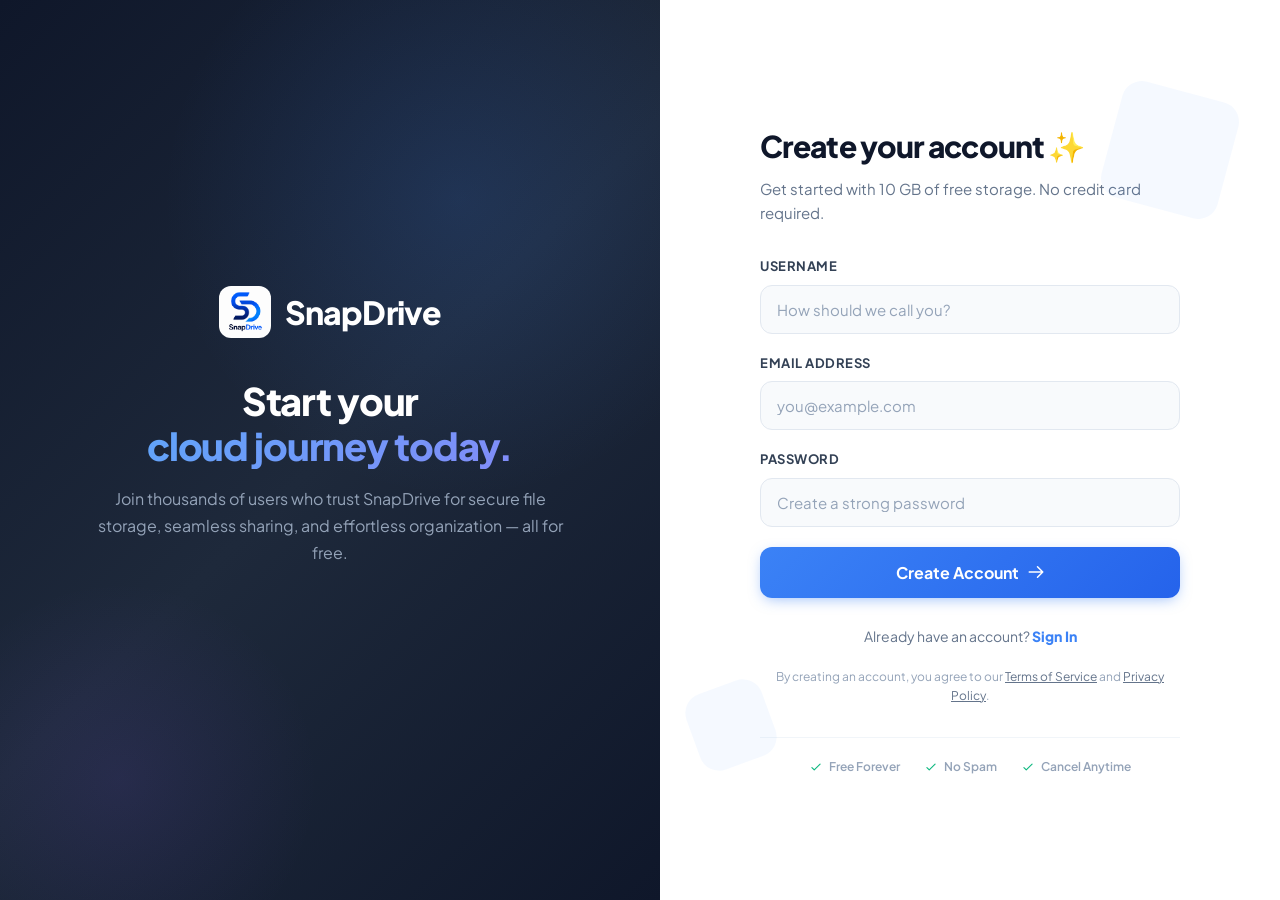
<file: fronthend/register.html>
<!DOCTYPE html>
<html lang="en">
<head>
    <meta charset="UTF-8">
    <meta name="viewport" content="width=device-width, initial-scale=1.0">
    <title>Create Account | SnapDrive</title>
    <link rel="stylesheet" href="css/style.css">
    <style>
        * { margin: 0; padding: 0; box-sizing: border-box; }

        body {
            min-height: 100vh;
            display: flex;
            background: #F8FAFC;
            overflow: hidden;
        }

        /* ===== LEFT BRANDING PANEL ===== */
        .auth-branding {
            flex: 1;
            background: linear-gradient(135deg, #0F172A 0%, #1E293B 50%, #0F172A 100%);
            display: flex;
            flex-direction: column;
            justify-content: center;
            align-items: center;
            padding: 60px;
            position: relative;
            overflow: hidden;
        }

        .auth-branding::before {
            content: '';
            position: absolute;
            width: 600px;
            height: 600px;
            background: radial-gradient(circle, rgba(59, 130, 246, 0.15) 0%, transparent 70%);
            top: -100px;
            right: -100px;
            border-radius: 50%;
        }

        .auth-branding::after {
            content: '';
            position: absolute;
            width: 400px;
            height: 400px;
            background: radial-gradient(circle, rgba(139, 92, 246, 0.1) 0%, transparent 70%);
            bottom: -80px;
            left: -80px;
            border-radius: 50%;
        }

        .branding-content {
            position: relative;
            z-index: 2;
            max-width: 480px;
            text-align: center;
        }

        .branding-logo {
            display: flex;
            align-items: center;
            justify-content: center;
            gap: 14px;
            margin-bottom: 40px;
        }

        .branding-logo img {
            width: 52px;
            height: 52px;
            object-fit: contain;
            border-radius: 12px;
        }

        .branding-logo h1 {
            font-size: 32px;
            font-weight: 800;
            color: #FFFFFF;
            letter-spacing: -0.03em;
        }

        .branding-tagline {
            font-size: 38px;
            font-weight: 800;
            color: #FFFFFF;
            line-height: 1.2;
            letter-spacing: -0.03em;
            margin-bottom: 16px;
        }

        .branding-tagline span {
            background: linear-gradient(135deg, #60A5FA, #818CF8);
            -webkit-background-clip: text;
            -webkit-text-fill-color: transparent;
            background-clip: text;
        }

        .branding-desc {
            font-size: 16px;
            color: #94A3B8;
            line-height: 1.7;
            margin-bottom: 48px;
        }



        /* ===== RIGHT FORM PANEL ===== */
        .auth-form-panel {
            flex: 1;
            display: flex;
            align-items: center;
            justify-content: center;
            padding: 40px;
            background: #FFFFFF;
            position: relative;
        }

        .auth-card {
            width: 100%;
            max-width: 420px;
        }

        .auth-card-header {
            margin-bottom: 32px;
        }

        .auth-card-header .mobile-logo {
            display: none;
            align-items: center;
            gap: 10px;
            margin-bottom: 28px;
        }

        .auth-card-header .mobile-logo img {
            width: 36px;
            height: 36px;
            border-radius: 8px;
        }

        .auth-card-header .mobile-logo span {
            font-size: 20px;
            font-weight: 800;
            color: #0F172A;
        }

        .auth-card-header h2 {
            font-size: 30px;
            font-weight: 800;
            color: #0F172A;
            letter-spacing: -0.03em;
            margin-bottom: 8px;
        }

        .auth-card-header p {
            font-size: 15px;
            color: #64748B;
            line-height: 1.6;
        }

        .form-group {
            margin-bottom: 20px;
        }

        .form-label {
            display: block;
            font-size: 13px;
            font-weight: 700;
            color: #334155;
            margin-bottom: 8px;
            text-transform: uppercase;
            letter-spacing: 0.04em;
        }

        .form-input {
            width: 100%;
            padding: 14px 16px;
            border: 1.5px solid #E2E8F0;
            border-radius: 12px;
            font-family: 'Plus Jakarta Sans', sans-serif;
            font-size: 15px;
            color: #0F172A;
            transition: all 0.2s ease;
            background: #F8FAFC;
        }

        .form-input:focus {
            outline: none;
            border-color: #3B82F6;
            background: #FFFFFF;
            box-shadow: 0 0 0 4px rgba(59, 130, 246, 0.08);
        }

        .form-input::placeholder {
            color: #94A3B8;
        }

        .submit-btn {
            width: 100%;
            padding: 15px;
            border: none;
            border-radius: 12px;
            background: linear-gradient(135deg, #3B82F6, #2563EB);
            color: #FFFFFF;
            font-family: 'Plus Jakarta Sans', sans-serif;
            font-size: 16px;
            font-weight: 700;
            cursor: pointer;
            transition: all 0.3s ease;
            display: flex;
            align-items: center;
            justify-content: center;
            gap: 8px;
            margin-top: 8px;
            box-shadow: 0 4px 14px -3px rgba(59, 130, 246, 0.5);
        }

        .submit-btn:hover {
            background: linear-gradient(135deg, #2563EB, #1D4ED8);
            transform: translateY(-1px);
            box-shadow: 0 8px 20px -4px rgba(59, 130, 246, 0.5);
        }

        .submit-btn:active {
            transform: translateY(0);
        }

        .auth-footer {
            margin-top: 28px;
            text-align: center;
            font-size: 14px;
            color: #64748B;
        }

        .auth-footer a {
            color: #3B82F6;
            font-weight: 800;
            text-decoration: none;
            transition: color 0.2s;
        }

        .auth-footer a:hover { color: #1D4ED8; }

        .terms-text {
            margin-top: 20px;
            text-align: center;
            font-size: 12px;
            color: #94A3B8;
            line-height: 1.6;
        }

        .terms-text a {
            color: #64748B;
            text-decoration: underline;
        }

        .trust-badges {
            display: flex;
            align-items: center;
            justify-content: center;
            gap: 24px;
            margin-top: 32px;
            padding-top: 20px;
            border-top: 1px solid #F1F5F9;
        }

        .trust-badge {
            display: flex;
            align-items: center;
            gap: 6px;
            font-size: 12px;
            color: #94A3B8;
            font-weight: 600;
        }

        .trust-badge svg { color: #10B981; }

        /* ===== FLOATING SHAPES ===== */
        .floating-shape {
            position: absolute;
            border-radius: 20px;
            opacity: 0.05;
            background: #3B82F6;
        }

        .shape-1 { width: 120px; height: 120px; top: 10%; right: 8%; transform: rotate(15deg); animation: float 6s ease-in-out infinite; }
        .shape-2 { width: 80px; height: 80px; bottom: 15%; left: 5%; transform: rotate(-20deg); animation: float 8s ease-in-out infinite reverse; }

        @keyframes float {
            0%, 100% { transform: translateY(0) rotate(15deg); }
            50% { transform: translateY(-20px) rotate(20deg); }
        }

        /* ===== RESPONSIVE ===== */
        @media (max-width: 900px) {
            body { flex-direction: column; overflow: auto; }
            .auth-branding { display: none; }
            .auth-form-panel { padding: 32px 24px; }
            .auth-card-header .mobile-logo { display: flex; }
        }

        @media (max-width: 480px) {
            .auth-form-panel {
                padding: 24px 16px;
            }

            .auth-card-header h2 {
                font-size: 24px;
            }

            .auth-card-header p {
                font-size: 14px;
            }

            .form-input {
                padding: 12px 14px;
                font-size: 14px;
            }

            .submit-btn {
                padding: 13px;
                font-size: 15px;
            }

            .trust-badges {
                flex-wrap: wrap;
                gap: 12px;
            }

            .trust-badge {
                font-size: 11px;
            }

            .terms-text {
                font-size: 11px;
            }
        }
    </style>
</head>
<body>

    <!-- LEFT: BRANDING PANEL -->
    <div class="auth-branding">
        <div class="branding-content">
            <div class="branding-logo">
                <img src="assets/logo.png" alt="SnapDrive Logo">
                <h1>SnapDrive</h1>
            </div>

            <div class="branding-tagline">
                Start your<br><span>cloud journey today.</span>
            </div>

            <p class="branding-desc">
                Join thousands of users who trust SnapDrive for secure file storage, 
                seamless sharing, and effortless organization — all for free.
            </p>


        </div>
    </div>

    <!-- RIGHT: REGISTER FORM -->
    <div class="auth-form-panel">
        <div class="floating-shape shape-1"></div>
        <div class="floating-shape shape-2"></div>

        <div class="auth-card">
            <div class="auth-card-header">
                <div class="mobile-logo">
                    <img src="assets/logo.png" alt="SnapDrive">
                    <span>SnapDrive</span>
                </div>
                <h2>Create your account ✨</h2>
                <p>Get started with 10 GB of free storage. No credit card required.</p>
            </div>

            <form onsubmit="event.preventDefault(); registerUser();">
                <div class="form-group">
                    <label class="form-label">Username</label>
                    <input type="text" id="username" class="form-input" placeholder="How should we call you?" required>
                </div>

                <div class="form-group">
                    <label class="form-label">Email Address</label>
                    <input type="email" id="email" class="form-input" placeholder="you@example.com" required>
                </div>
                
                <div class="form-group">
                    <label class="form-label">Password</label>
                    <input type="password" id="password" class="form-input" placeholder="Create a strong password" required>
                </div>

                <button type="submit" id="registerBtn" class="submit-btn">
                    <span id="btnText">Create Account</span>
                    <svg width="18" height="18" fill="none" stroke="currentColor" viewBox="0 0 24 24"><path stroke-linecap="round" stroke-linejoin="round" stroke-width="2" d="M14 5l7 7m0 0l-7 7m7-7H3"/></svg>
                </button>
            </form>

            <div class="auth-footer">
                Already have an account? <a href="login.html">Sign In</a>
            </div>

            <div class="terms-text">
                By creating an account, you agree to our <a href="#">Terms of Service</a> and <a href="#">Privacy Policy</a>.
            </div>

            <div class="trust-badges">
                <div class="trust-badge">
                    <svg width="14" height="14" fill="none" stroke="currentColor" viewBox="0 0 24 24"><path stroke-linecap="round" stroke-linejoin="round" stroke-width="2" d="M5 13l4 4L19 7"/></svg>
                    Free Forever
                </div>
                <div class="trust-badge">
                    <svg width="14" height="14" fill="none" stroke="currentColor" viewBox="0 0 24 24"><path stroke-linecap="round" stroke-linejoin="round" stroke-width="2" d="M5 13l4 4L19 7"/></svg>
                    No Spam
                </div>
                <div class="trust-badge">
                    <svg width="14" height="14" fill="none" stroke="currentColor" viewBox="0 0 24 24"><path stroke-linecap="round" stroke-linejoin="round" stroke-width="2" d="M5 13l4 4L19 7"/></svg>
                    Cancel Anytime
                </div>
            </div>
        </div>
    </div>

    <div id="toastContainer" style="position:fixed; bottom:24px; right:24px; z-index:2000;"></div>

    <script src="js/api.js"></script>
    <script src="js/auth.js"></script>
    <script>
        if (localStorage.getItem('token')) {
            window.location.href = 'dashboard.html';
        }
    </script>
</body>
</html>
</file>
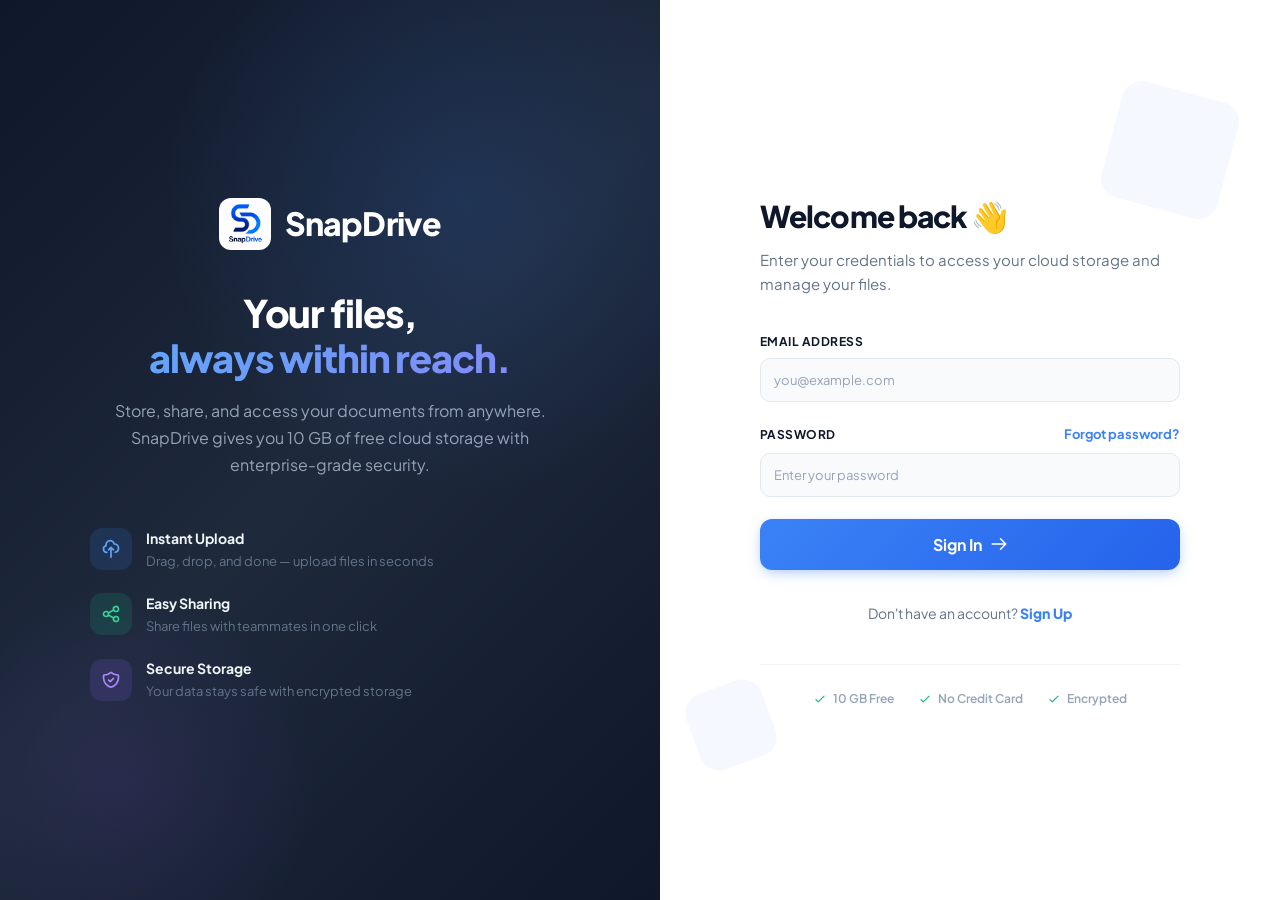
<file: snapdrive-team-project/fronthend/dashboard.html>
<!DOCTYPE html>
<html lang="en">
<head>
    <meta charset="UTF-8">

    <meta
        name="viewport"
        content="width=device-width, initial-scale=1.0"
    >

    <title>SnapDrive - Dashboard</title>

    <link rel="preconnect" href="https://fonts.googleapis.com">
    <link rel="preconnect" href="https://fonts.gstatic.com" crossorigin>

    <link
        href="https://fonts.googleapis.com/css2?family=Inter:wght@400;500;600;700;800&display=swap"
        rel="stylesheet"
    >

    <style>
        /* =========================================================
           ROOT / THEME
        ========================================================= */

        :root {
            --bg: #0b0f19;
            --bg-secondary: #111827;
            --card: #151c2b;
            --card-hover: #1b2435;

            --sidebar: #0d1320;
            --border: rgba(255,255,255,0.08);

            --text: #f8fafc;
            --text-secondary: #a7b0c0;
            --muted: #737d90;

            --primary: #6d5dfc;
            --primary-hover: #5a4af0;

            --success: #22c55e;
            --danger: #ef4444;
            --warning: #f59e0b;
            --info: #3b82f6;

            --shadow:
                0 10px 30px rgba(0,0,0,0.25);

            --radius: 16px;
            --radius-sm: 10px;

            --input-bg: #0f1624;
        }

        html[data-theme="light"] {
            --bg: #f5f7fb;
            --bg-secondary: #ffffff;
            --card: #ffffff;
            --card-hover: #f8fafc;

            --sidebar: #ffffff;
            --border: rgba(15,23,42,0.10);

            --text: #111827;
            --text-secondary: #596579;
            --muted: #7b8494;

            --input-bg: #f8fafc;

            --shadow:
                0 10px 30px rgba(15,23,42,0.08);
        }

        * {
            box-sizing: border-box;
            margin: 0;
            padding: 0;
        }

        html {
            scroll-behavior: smooth;
        }

        body {
            font-family: "Inter", sans-serif;
            background: var(--bg);
            color: var(--text);
            min-height: 100vh;
            transition:
                background 0.25s ease,
                color 0.25s ease;
        }

        button,
        input,
        select {
            font-family: inherit;
        }

        button {
            cursor: pointer;
        }

        a {
            color: inherit;
            text-decoration: none;
        }

        /* =========================================================
           LAYOUT
        ========================================================= */

        .app {
            display: flex;
            min-height: 100vh;
        }

        /* =========================================================
           SIDEBAR
        ========================================================= */

        .sidebar {
            position: fixed;
            left: 0;
            top: 0;
            bottom: 0;

            width: 260px;

            background: var(--sidebar);
            border-right: 1px solid var(--border);

            padding: 24px 16px;

            display: flex;
            flex-direction: column;

            z-index: 1000;

            transition:
                transform 0.25s ease,
                background 0.25s ease;
        }

        .brand {
            display: flex;
            align-items: center;
            gap: 12px;

            padding: 4px 10px 28px;
        }

        .brand-logo {
            width: 42px;
            height: 42px;

            border-radius: 12px;

            display: flex;
            align-items: center;
            justify-content: center;

            background:
                linear-gradient(
                    135deg,
                    var(--primary),
                    #8b5cf6
                );

            color: white;
            font-size: 20px;
            font-weight: 800;

            box-shadow:
                0 8px 25px rgba(109,93,252,0.35);
        }

        .brand-text h2 {
            font-size: 18px;
            font-weight: 800;
        }

        .brand-text span {
            display: block;

            margin-top: 3px;

            font-size: 11px;
            color: var(--muted);
        }

        .nav-title {
            padding: 12px 12px 8px;

            font-size: 11px;
            font-weight: 700;

            color: var(--muted);

            text-transform: uppercase;
            letter-spacing: 0.08em;
        }

        .nav {
            display: flex;
            flex-direction: column;
            gap: 5px;
        }

        .nav-item {
            width: 100%;

            border: 0;
            background: transparent;

            color: var(--text-secondary);

            padding: 12px 13px;

            border-radius: 11px;

            display: flex;
            align-items: center;
            gap: 12px;

            font-size: 14px;
            font-weight: 600;

            text-align: left;

            transition: 0.2s ease;
        }

        .nav-item:hover {
            background: var(--card-hover);
            color: var(--text);
        }

        .nav-item.active {
            background: rgba(109,93,252,0.14);
            color: var(--primary);
        }

        .nav-icon {
            width: 20px;
            text-align: center;
            font-size: 17px;
        }

        .nav-badge {
            margin-left: auto;

            min-width: 20px;
            height: 20px;

            padding: 0 6px;

            border-radius: 999px;

            background: var(--danger);
            color: white;

            display: none;
            align-items: center;
            justify-content: center;

            font-size: 10px;
            font-weight: 800;
        }

        .sidebar-bottom {
            margin-top: auto;
        }

        .storage-mini {
            padding: 15px;

            background: var(--card);
            border: 1px solid var(--border);

            border-radius: 14px;

            margin-bottom: 12px;
        }

        .storage-mini-header {
            display: flex;
            justify-content: space-between;

            margin-bottom: 10px;

            font-size: 12px;
        }

        .storage-mini-header span:last-child {
            color: var(--text-secondary);
        }

        .progress {
            height: 7px;

            background: var(--border);

            border-radius: 999px;

            overflow: hidden;
        }

        .progress-bar {
            height: 100%;

            width: 0%;

            background:
                linear-gradient(
                    90deg,
                    var(--primary),
                    #8b5cf6
                );

            border-radius: inherit;

            transition: width 0.4s ease;
        }

        .logout-btn {
            width: 100%;

            border: 0;

            background: transparent;

            color: var(--danger);

            padding: 11px 13px;

            border-radius: 10px;

            display: flex;
            align-items: center;
            gap: 10px;

            font-weight: 600;
        }

        .logout-btn:hover {
            background: rgba(239,68,68,0.08);
        }

        /* =========================================================
           MAIN
        ========================================================= */

        .main {
            width: calc(100% - 260px);

            margin-left: 260px;

            min-height: 100vh;
        }

        /* =========================================================
           TOPBAR
        ========================================================= */

        .topbar {
            position: sticky;
            top: 0;

            height: 76px;

            background: rgba(11,15,25,0.82);

            backdrop-filter: blur(15px);

            border-bottom: 1px solid var(--border);

            display: flex;
            align-items: center;
            gap: 15px;

            padding: 0 30px;

            z-index: 500;
        }

        html[data-theme="light"] .topbar {
            background: rgba(255,255,255,0.88);
        }

        .mobile-menu {
            display: none;

            width: 40px;
            height: 40px;

            border: 1px solid var(--border);

            background: var(--card);

            color: var(--text);

            border-radius: 10px;

            font-size: 18px;
        }

        .search-wrapper {
            flex: 1;

            max-width: 550px;

            position: relative;
        }

        .search-wrapper input {
            width: 100%;

            height: 42px;

            padding: 0 15px 0 42px;

            border: 1px solid var(--border);

            background: var(--input-bg);

            color: var(--text);

            border-radius: 11px;

            outline: none;

            font-size: 13px;
        }

        .search-wrapper input:focus {
            border-color: var(--primary);
        }

        .search-icon {
            position: absolute;

            left: 15px;
            top: 50%;

            transform: translateY(-50%);

            color: var(--muted);
        }

        .topbar-actions {
            margin-left: auto;

            display: flex;
            align-items: center;
            gap: 8px;
        }

        .icon-btn {
            width: 42px;
            height: 42px;

            border: 1px solid var(--border);

            background: var(--card);

            color: var(--text-secondary);

            border-radius: 11px;

            display: flex;
            align-items: center;
            justify-content: center;

            position: relative;

            font-size: 17px;
        }

        .icon-btn:hover {
            color: var(--text);
            border-color: rgba(109,93,252,0.45);
        }

        .notification-dot {
            position: absolute;

            top: 7px;
            right: 7px;

            width: 7px;
            height: 7px;

            border-radius: 50%;

            background: var(--danger);

            display: none;
        }

        .profile-button {
            display: flex;
            align-items: center;
            gap: 9px;

            border: 0;

            background: transparent;

            color: var(--text);

            padding: 3px 5px;
        }

        .avatar {
            width: 38px;
            height: 38px;

            border-radius: 50%;

            background:
                linear-gradient(
                    135deg,
                    var(--primary),
                    #8b5cf6
                );

            color: white;

            display: flex;
            align-items: center;
            justify-content: center;

            font-weight: 800;
        }

        .profile-info {
            display: flex;
            flex-direction: column;
            align-items: flex-start;
        }

        .profile-name {
            font-size: 13px;
            font-weight: 700;
        }

        .profile-email {
            font-size: 10px;
            color: var(--muted);
        }

        /* =========================================================
           NOTIFICATIONS
        ========================================================= */

        .notification-wrapper {
            position: relative;
        }

        .notification-dropdown {
            position: absolute;

            top: 52px;
            right: 0;

            width: 350px;

            background: var(--card);

            border: 1px solid var(--border);

            border-radius: 15px;

            box-shadow: var(--shadow);

            display: none;

            overflow: hidden;

            z-index: 2000;
        }

        .notification-dropdown.show {
            display: block;
        }

        .notification-header {
            padding: 15px;

            border-bottom: 1px solid var(--border);

            display: flex;
            align-items: center;
            justify-content: space-between;
        }

        .notification-header h3 {
            font-size: 14px;
        }

        .notification-header button {
            border: 0;
            background: transparent;

            color: var(--primary);

            font-size: 11px;
            font-weight: 600;
        }

        .notifications-list {
            max-height: 350px;
            overflow-y: auto;
        }

        .notification-item {
            padding: 13px 15px;

            border-bottom: 1px solid var(--border);

            display: flex;
            gap: 11px;

            cursor: pointer;
        }

        .notification-item:hover {
            background: var(--card-hover);
        }

        .notification-item.unread {
            background: rgba(109,93,252,0.07);
        }

        .notification-icon {
            width: 32px;
            height: 32px;

            border-radius: 9px;

            background: rgba(109,93,252,0.12);

            color: var(--primary);

            display: flex;
            align-items: center;
            justify-content: center;

            flex-shrink: 0;
        }

        .notification-content p {
            font-size: 12px;
            line-height: 1.45;
        }

        .notification-content span {
            display: block;

            margin-top: 4px;

            font-size: 10px;
            color: var(--muted);
        }

        .empty-notifications {
            padding: 35px 15px;

            text-align: center;

            color: var(--muted);

            font-size: 12px;
        }

        /* =========================================================
           CONTENT
        ========================================================= */

        .content {
            padding: 30px;
            max-width: 1600px;
            margin: auto;
        }

        .view {
            display: none;
        }

        .view.active {
            display: block;
        }

        /* =========================================================
           PAGE HEADER
        ========================================================= */

        .page-header {
            margin-bottom: 25px;
        }

        .page-header h1 {
            font-size: 25px;
            font-weight: 800;
            letter-spacing: -0.03em;
        }

        .page-header p {
            margin-top: 6px;

            color: var(--text-secondary);

            font-size: 13px;
        }

        /* =========================================================
           WELCOME
        ========================================================= */

        .welcome-card {
            padding: 27px;

            border-radius: 20px;

            background:
                linear-gradient(
                    135deg,
                    rgba(109,93,252,0.18),
                    rgba(139,92,246,0.05)
                );

            border: 1px solid rgba(109,93,252,0.20);

            display: flex;
            justify-content: space-between;
            align-items: center;

            gap: 20px;

            margin-bottom: 24px;
        }

        .welcome-card h1 {
            font-size: 24px;
            font-weight: 800;
        }

        .welcome-card p {
            margin-top: 7px;

            color: var(--text-secondary);

            font-size: 13px;
        }

        .welcome-actions {
            display: flex;
            gap: 10px;
            flex-wrap: wrap;
        }

        /* =========================================================
           BUTTONS
        ========================================================= */

        .btn {
            min-height: 42px;

            border: 0;

            border-radius: 10px;

            padding: 0 16px;

            display: inline-flex;
            align-items: center;
            justify-content: center;

            gap: 8px;

            font-size: 12px;
            font-weight: 700;

            transition: 0.2s ease;
        }

        .btn-primary {
            background: var(--primary);
            color: white;
        }

        .btn-primary:hover {
            background: var(--primary-hover);

            transform: translateY(-1px);
        }

        .btn-secondary {
            background: var(--card);

            color: var(--text);

            border: 1px solid var(--border);
        }

        .btn-secondary:hover {
            background: var(--card-hover);
        }

        .btn-danger {
            background: rgba(239,68,68,0.10);
            color: var(--danger);
        }

        .btn-success {
            background: rgba(34,197,94,0.10);
            color: var(--success);
        }

        .btn-sm {
            min-height: 34px;

            padding: 0 11px;

            font-size: 11px;
        }

        /* =========================================================
           STATS
        ========================================================= */

        .stats-grid {
            display: grid;

            grid-template-columns:
                repeat(4, minmax(0, 1fr));

            gap: 16px;

            margin-bottom: 24px;
        }

        .stat-card {
            padding: 20px;

            background: var(--card);

            border: 1px solid var(--border);

            border-radius: var(--radius);

            box-shadow: var(--shadow);

            display: flex;
            align-items: center;
            gap: 15px;
        }

        .stat-icon {
            width: 48px;
            height: 48px;

            border-radius: 13px;

            background: rgba(109,93,252,0.12);

            color: var(--primary);

            display: flex;
            align-items: center;
            justify-content: center;

            font-size: 20px;
        }

        .stat-card:nth-child(2) .stat-icon {
            color: var(--success);
            background: rgba(34,197,94,0.10);
        }

        .stat-card:nth-child(3) .stat-icon {
            color: var(--warning);
            background: rgba(245,158,11,0.10);
        }

        .stat-card:nth-child(4) .stat-icon {
            color: var(--info);
            background: rgba(59,130,246,0.10);
        }

        .stat-info span {
            display: block;

            color: var(--muted);

            font-size: 11px;
        }

        .stat-info strong {
            display: block;

            margin-top: 4px;

            font-size: 20px;
        }

        /* =========================================================
           DASHBOARD GRID
        ========================================================= */

        .dashboard-grid {
            display: grid;

            grid-template-columns:
                minmax(0, 2fr)
                minmax(280px, 1fr);

            gap: 20px;
        }

        .card {
            background: var(--card);

            border: 1px solid var(--border);

            border-radius: var(--radius);

            box-shadow: var(--shadow);

            overflow: hidden;
        }

        .card-header {
            padding: 17px 19px;

            border-bottom: 1px solid var(--border);

            display: flex;
            align-items: center;
            justify-content: space-between;
            gap: 10px;
        }

        .card-header h3 {
            font-size: 14px;
            font-weight: 700;
        }

        .card-header a,
        .card-header button {
            border: 0;
            background: transparent;

            color: var(--primary);

            font-size: 11px;
            font-weight: 700;
        }

        .card-body {
            padding: 18px;
        }

        /* =========================================================
           TABLE
        ========================================================= */

        .table-wrapper {
            width: 100%;
            overflow-x: auto;
        }

        .file-table {
            width: 100%;
            border-collapse: collapse;
            min-width: 700px;
        }

        .file-table th {
            padding: 12px 15px;

            color: var(--muted);

            text-align: left;

            font-size: 10px;

            text-transform: uppercase;

            letter-spacing: 0.06em;

            border-bottom: 1px solid var(--border);
        }

        .file-table td {
            padding: 13px 15px;

            border-bottom: 1px solid var(--border);

            font-size: 12px;
        }

        .file-table tr:last-child td {
            border-bottom: 0;
        }

        .file-table tbody tr:hover {
            background: var(--card-hover);
        }

        .file-name-cell {
            display: flex;
            align-items: center;
            gap: 11px;
        }

        .file-icon {
            width: 36px;
            height: 36px;

            border-radius: 9px;

            background: rgba(109,93,252,0.10);

            color: var(--primary);

            display: flex;
            align-items: center;
            justify-content: center;

            flex-shrink: 0;
        }

        .file-name {
            max-width: 230px;

            overflow: hidden;
            text-overflow: ellipsis;
            white-space: nowrap;

            font-weight: 600;
        }

        .file-type {
            display: block;

            margin-top: 3px;

            color: var(--muted);

            font-size: 10px;
        }

        .action-group {
            display: flex;
            gap: 5px;
        }

        .action-btn {
            width: 32px;
            height: 32px;

            border: 1px solid var(--border);

            border-radius: 8px;

            background: transparent;

            color: var(--text-secondary);

            display: flex;
            align-items: center;
            justify-content: center;

            font-size: 13px;
        }

        .action-btn:hover {
            color: var(--text);
            background: var(--card-hover);
        }

        .action-btn.delete:hover {
            color: var(--danger);
            border-color: rgba(239,68,68,0.25);
        }

        /* =========================================================
           ACTIVITY
        ========================================================= */

        .activity-list {
            display: flex;
            flex-direction: column;
        }

        .activity-item {
            display: flex;
            gap: 11px;

            padding: 12px 0;

            border-bottom: 1px solid var(--border);
        }

        .activity-item:last-child {
            border-bottom: 0;
        }

        .activity-icon {
            width: 32px;
            height: 32px;

            flex-shrink: 0;

            border-radius: 9px;

            background: rgba(109,93,252,0.10);

            color: var(--primary);

            display: flex;
            align-items: center;
            justify-content: center;
        }

        .activity-text {
            flex: 1;
        }

        .activity-text p {
            font-size: 11px;
            line-height: 1.45;
        }

        .activity-text span {
            display: block;

            margin-top: 4px;

            font-size: 9px;
            color: var(--muted);
        }

        /* =========================================================
           STORAGE
        ========================================================= */

        .storage-card {
            padding: 20px;
        }

        .storage-big {
            display: flex;
            align-items: center;
            gap: 18px;
        }

        .storage-circle {
            width: 105px;
            height: 105px;

            border-radius: 50%;

            background:
                conic-gradient(
                    var(--primary) var(--storage-percent, 0%),
                    var(--border) 0
                );

            display: flex;
            align-items: center;
            justify-content: center;

            position: relative;
        }

        .storage-circle::before {
            content: "";

            position: absolute;

            width: 78px;
            height: 78px;

            border-radius: 50%;

            background: var(--card);
        }

        .storage-circle span {
            position: relative;

            z-index: 2;

            font-size: 15px;
            font-weight: 800;
        }

        .storage-info strong {
            display: block;

            font-size: 20px;
        }

        .storage-info span {
            display: block;

            margin-top: 4px;

            color: var(--muted);

            font-size: 11px;
        }

        /* =========================================================
           EMPTY
        ========================================================= */

        .empty-state {
            padding: 45px 20px;

            text-align: center;

            color: var(--muted);
        }

        .empty-state-icon {
            width: 50px;
            height: 50px;

            margin: 0 auto 12px;

            border-radius: 14px;

            background: var(--card-hover);

            display: flex;
            align-items: center;
            justify-content: center;

            font-size: 20px;
        }

        .empty-state h3 {
            color: var(--text);

            font-size: 14px;

            margin-bottom: 5px;
        }

        .empty-state p {
            font-size: 11px;
        }

        /* =========================================================
           UPLOAD DROPZONE
        ========================================================= */

        .upload-zone {
            border: 2px dashed var(--border);

            border-radius: 15px;

            padding: 45px 25px;

            text-align: center;

            transition: 0.2s ease;
        }

        .upload-zone:hover,
        .upload-zone.dragover {
            border-color: var(--primary);

            background: rgba(109,93,252,0.05);
        }

        .upload-zone-icon {
            width: 55px;
            height: 55px;

            margin: 0 auto 15px;

            border-radius: 15px;

            background: rgba(109,93,252,0.10);

            color: var(--primary);

            display: flex;
            align-items: center;
            justify-content: center;

            font-size: 23px;
        }

        .upload-zone h3 {
            font-size: 15px;
        }

        .upload-zone p {
            margin-top: 6px;

            color: var(--muted);

            font-size: 11px;
        }

        .upload-zone input {
            display: none;
        }

        /* =========================================================
           FILTER BAR
        ========================================================= */

        .filter-bar {
            display: flex;

            align-items: center;

            gap: 10px;

            margin-bottom: 18px;

            flex-wrap: wrap;
        }

        .filter-select {
            height: 40px;

            border: 1px solid var(--border);

            background: var(--input-bg);

            color: var(--text);

            border-radius: 10px;

            padding: 0 12px;

            outline: none;

            font-size: 12px;
        }

        /* =========================================================
           SHARED TABS
        ========================================================= */

        .sub-tabs {
            display: flex;
            gap: 5px;

            margin-bottom: 20px;

            background: var(--card);

            border: 1px solid var(--border);

            border-radius: 11px;

            padding: 4px;

            width: fit-content;
        }

        .sub-tab {
            border: 0;

            background: transparent;

            color: var(--text-secondary);

            padding: 9px 15px;

            border-radius: 8px;

            font-size: 11px;
            font-weight: 600;
        }

        .sub-tab.active {
            background: var(--primary);

            color: white;
        }

        /* =========================================================
           SETTINGS
        ========================================================= */

        .settings-grid {
            display: grid;

            grid-template-columns:
                repeat(2, minmax(0, 1fr));

            gap: 20px;
        }

        .setting-card {
            padding: 20px;

            background: var(--card);

            border: 1px solid var(--border);

            border-radius: var(--radius);
        }

        .setting-card h3 {
            font-size: 14px;
            margin-bottom: 5px;
        }

        .setting-card > p {
            color: var(--muted);

            font-size: 11px;

            margin-bottom: 18px;
        }

        .setting-row {
            display: flex;

            justify-content: space-between;

            align-items: center;

            gap: 15px;

            padding: 13px 0;

            border-bottom: 1px solid var(--border);
        }

        .setting-row:last-child {
            border-bottom: 0;
        }

        .setting-label strong {
            display: block;

            font-size: 12px;
        }

        .setting-label span {
            display: block;

            margin-top: 3px;

            color: var(--muted);

            font-size: 10px;
        }

        .theme-buttons {
            display: flex;
            gap: 6px;
        }

        .theme-btn {
            padding: 8px 11px;

            border: 1px solid var(--border);

            background: transparent;

            color: var(--text-secondary);

            border-radius: 8px;

            font-size: 11px;
        }

        .theme-btn.active {
            background: var(--primary);
            border-color: var(--primary);
            color: white;
        }

        /* =========================================================
           MODAL
        ========================================================= */

        .modal-overlay {
            position: fixed;

            inset: 0;

            background: rgba(0,0,0,0.65);

            backdrop-filter: blur(5px);

            display: none;

            align-items: center;
            justify-content: center;

            padding: 20px;

            z-index: 3000;
        }

        .modal-overlay.show {
            display: flex;
        }

        .modal {
            width: 100%;
            max-width: 500px;

            background: var(--card);

            border: 1px solid var(--border);

            border-radius: 18px;

            box-shadow:
                0 25px 70px rgba(0,0,0,0.4);

            overflow: hidden;

            animation: modalIn 0.2s ease;
        }

        @keyframes modalIn {
            from {
                opacity: 0;
                transform: translateY(10px) scale(0.98);
            }

            to {
                opacity: 1;
                transform: translateY(0) scale(1);
            }
        }

        .modal-header {
            padding: 17px 20px;

            border-bottom: 1px solid var(--border);

            display: flex;
            justify-content: space-between;
            align-items: center;
        }

        .modal-header h3 {
            font-size: 15px;
        }

        .modal-close {
            width: 32px;
            height: 32px;

            border: 0;

            background: transparent;

            color: var(--muted);

            border-radius: 8px;

            font-size: 17px;
        }

        .modal-close:hover {
            background: var(--card-hover);
            color: var(--text);
        }

        .modal-body {
            padding: 20px;
        }

        .modal-footer {
            padding: 15px 20px;

            border-top: 1px solid var(--border);

            display: flex;
            justify-content: flex-end;
            gap: 8px;
        }

        .form-group {
            margin-bottom: 16px;
        }

        .form-group:last-child {
            margin-bottom: 0;
        }

        .form-label {
            display: block;

            margin-bottom: 7px;

            font-size: 11px;

            font-weight: 700;
        }

        .form-input {
            width: 100%;

            height: 43px;

            border: 1px solid var(--border);

            background: var(--input-bg);

            color: var(--text);

            border-radius: 10px;

            padding: 0 12px;

            outline: none;

            font-size: 12px;
        }

        .form-input:focus {
            border-color: var(--primary);
        }

        textarea.form-input {
            height: 90px;

            padding: 12px;

            resize: vertical;
        }

        .upload-tabs {
            display: flex;

            gap: 5px;

            margin-bottom: 15px;
        }

        .upload-tab {
            flex: 1;

            height: 38px;

            border: 1px solid var(--border);

            background: transparent;

            color: var(--text-secondary);

            border-radius: 9px;

            font-size: 11px;

            font-weight: 600;
        }

        .upload-tab.active {
            background: var(--primary);
            border-color: var(--primary);
            color: white;
        }

        /* =========================================================
           CONFIRM MODAL
        ========================================================= */

        .confirm-icon {
            width: 48px;
            height: 48px;

            border-radius: 13px;

            background: rgba(239,68,68,0.10);

            color: var(--danger);

            display: flex;
            align-items: center;
            justify-content: center;

            font-size: 20px;

            margin-bottom: 14px;
        }

        .confirm-message {
            color: var(--text-secondary);

            font-size: 12px;

            line-height: 1.6;
        }

        /* =========================================================
           TOAST
        ========================================================= */

        #toastContainer {
            position: fixed;

            right: 22px;
            bottom: 22px;

            display: flex;

            flex-direction: column;

            gap: 9px;

            z-index: 5000;
        }

        .toast {
            min-width: 280px;
            max-width: 380px;

            padding: 13px 15px;

            border-radius: 11px;

            background: var(--card);

            border: 1px solid var(--border);

            box-shadow: var(--shadow);

            display: flex;

            align-items: flex-start;

            gap: 10px;

            animation: toastIn 0.25s ease;
        }

        @keyframes toastIn {
            from {
                opacity: 0;
                transform: translateX(15px);
            }

            to {
                opacity: 1;
                transform: translateX(0);
            }
        }

        .toast-icon {
            width: 28px;
            height: 28px;

            border-radius: 8px;

            display: flex;
            align-items: center;
            justify-content: center;

            flex-shrink: 0;
        }

        .toast.success .toast-icon {
            background: rgba(34,197,94,0.12);
            color: var(--success);
        }

        .toast.error .toast-icon {
            background: rgba(239,68,68,0.12);
            color: var(--danger);
        }

        .toast.info .toast-icon {
            background: rgba(59,130,246,0.12);
            color: var(--info);
        }

        .toast.warning .toast-icon {
            background: rgba(245,158,11,0.12);
            color: var(--warning);
        }

        .toast-message {
            flex: 1;

            font-size: 11px;

            line-height: 1.5;

            padding-top: 4px;
        }

        /* =========================================================
           LOADER
        ========================================================= */

        .loader-overlay {
            position: fixed;

            inset: 0;

            background: rgba(0,0,0,0.55);

            backdrop-filter: blur(4px);

            display: none;

            align-items: center;
            justify-content: center;

            z-index: 6000;
        }

        .loader-overlay.show {
            display: flex;
        }

        .loader-box {
            background: var(--card);

            border: 1px solid var(--border);

            border-radius: 15px;

            padding: 25px 30px;

            text-align: center;
        }

        .spinner {
            width: 35px;
            height: 35px;

            border: 3px solid var(--border);

            border-top-color: var(--primary);

            border-radius: 50%;

            animation: spin 0.8s linear infinite;

            margin: auto;
        }

        @keyframes spin {
            to {
                transform: rotate(360deg);
            }
        }

        .loader-box p {
            margin-top: 12px;

            font-size: 11px;

            color: var(--text-secondary);
        }

        /* =========================================================
           RESPONSIVE
        ========================================================= */

        @media (max-width: 1100px) {

            .stats-grid {
                grid-template-columns:
                    repeat(2, minmax(0, 1fr));
            }

            .dashboard-grid {
                grid-template-columns: 1fr;
            }
        }

        @media (max-width: 850px) {

            .sidebar {
                transform: translateX(-100%);
            }

            .sidebar.open {
                transform: translateX(0);
            }

            .main {
                width: 100%;
                margin-left: 0;
            }

            .mobile-menu {
                display: flex;
                align-items: center;
                justify-content: center;
            }

            .profile-info {
                display: none;
            }

            .topbar {
                padding: 0 15px;
            }

            .content {
                padding: 20px 15px;
            }

            .welcome-card {
                flex-direction: column;
                align-items: flex-start;
            }

            .settings-grid {
                grid-template-columns: 1fr;
            }
        }

        @media (max-width: 600px) {

            .stats-grid {
                grid-template-columns: 1fr;
            }

            .search-wrapper {
                display: none;
            }

            .topbar-actions {
                margin-left: auto;
            }

            .welcome-card {
                padding: 20px;
            }

            .welcome-card h1 {
                font-size: 20px;
            }

            .notification-dropdown {
                position: fixed;

                top: 70px;
                right: 10px;
                left: 10px;

                width: auto;
            }

            .storage-big {
                flex-direction: column;
                align-items: flex-start;
            }

            #toastContainer {
                left: 12px;
                right: 12px;
                bottom: 12px;
            }

            .toast {
                min-width: 0;
                width: 100%;
            }
        }
    </style>
</head>

<body>

<div class="app">

    <!-- =========================================================
         SIDEBAR
    ========================================================== -->

    <aside class="sidebar" id="sidebar">

        <div class="brand">
            <div class="brand-logo">
                S
            </div>

            <div class="brand-text">
                <h2>SnapDrive</h2>
                <span>Cloud File Management</span>
            </div>
        </div>

        <div class="nav-title">
            Main
        </div>

        <nav class="nav">

            <button
                class="nav-item active"
                data-view="dashboard"
                onclick="switchView('dashboard')"
            >
                <span class="nav-icon">⌂</span>
                <span>Dashboard</span>
            </button>

            <button
                class="nav-item"
                data-view="files"
                onclick="switchView('files')"
            >
                <span class="nav-icon">▣</span>
                <span>My Files</span>
            </button>

            <button
                class="nav-item"
                data-view="shared"
                onclick="switchView('shared')"
            >
                <span class="nav-icon">⇄</span>
                <span>Shared Files</span>
            </button>

            <button
                class="nav-item"
                data-view="activity"
                onclick="switchView('activity')"
            >
                <span class="nav-icon">◷</span>
                <span>Activity</span>
            </button>

            <button
                class="nav-item"
                data-view="storage"
                onclick="switchView('storage')"
            >
                <span class="nav-icon">◉</span>
                <span>Storage</span>
            </button>

        </nav>

        <div class="nav-title">
            System
        </div>

        <nav class="nav">

            <button
                class="nav-item"
                data-view="settings"
                onclick="switchView('settings')"
            >
                <span class="nav-icon">⚙</span>
                <span>Settings</span>
            </button>

        </nav>

        <div class="sidebar-bottom">

    <div class="storage-mini">

        <div class="storage-mini-header">
            <span>Storage</span>

            <span id="sidebarStorageText">
                0 MB / 1 GB
            </span>
        </div>

        <div class="progress">
            <div
                class="progress-bar"
                id="sidebarStorageProgress"
            ></div>
        </div>

    </div>

    <button
        class="logout-btn"
        id="sidebarLogoutBtn"
        type="button"
        onclick="handleLogout()"
    >
        <span class="logout-icon">↪</span>
        <span>Logout</span>
    </button>

</div>

    </aside>


    <!-- =========================================================
         MAIN
    ========================================================== -->

    <main class="main">

        <!-- TOPBAR -->

        <header class="topbar">

            <button
                class="mobile-menu"
                type="button"
                onclick="toggleSidebar()"
            >
                ☰
            </button>

            <div class="search-wrapper">

                <span class="search-icon">
                    ⌕
                </span>

                <input
                    id="globalSearch"
                    type="text"
                    placeholder="Search files..."
                    autocomplete="off"
                    oninput="searchFiles()"
                >

            </div>

            <div class="topbar-actions">

                <!-- Theme -->

                <button
                    class="icon-btn"
                    id="themeToggle"
                    type="button"
                    onclick="toggleTheme()"
                    title="Toggle theme"
                >
                    ☀
                </button>

                <!-- Notifications -->

                <div class="notification-wrapper">

                    <button
                        class="icon-btn"
                        type="button"
                        onclick="toggleNotificationsDropdown()"
                        title="Notifications"
                    >
                        ♢

                        <span
                            class="notification-dot"
                            id="notificationDot"
                        ></span>
                    </button>

                    <div
                        class="notification-dropdown"
                        id="notificationDropdown"
                    >

                        <div class="notification-header">

                            <h3>Notifications</h3>

                            <button
                                type="button"
                                onclick="markAllNotificationsAsRead()"
                            >
                                Mark all as read
                            </button>

                        </div>

                        <div
                            class="notifications-list"
                            id="notificationsList"
                        >
                            <div class="empty-notifications">
                                No notifications
                            </div>
                        </div>

                    </div>

                </div>

                <!-- Profile -->

                <button
                    class="profile-button"
                    type="button"
                    onclick="switchView('settings')"
                >

                    <div
                        class="avatar"
                        id="profileAvatar"
                    >
                        U
                    </div>

                    <div class="profile-info">

                        <span
                            class="profile-name"
                            id="profileName"
                        >
                            User
                        </span>

                        <span
                            class="profile-email"
                            id="profileEmail"
                        >
                            user@example.com
                        </span>

                    </div>

                </button>

            </div>

        </header>


        <!-- CONTENT -->

        <section class="content">


            <!-- =================================================
                 DASHBOARD VIEW
            ================================================== -->

            <div
                class="view active"
                id="view-dashboard"
            >

                <div class="welcome-card">

                    <div>

                        <h1>
                            Welcome back,
                            <span id="welcomeName">User</span>
                        </h1>

                        <p>
                            Manage your files securely from one place.
                        </p>

                    </div>

                    <div class="welcome-actions">

                        <button
                            class="btn btn-primary"
                            onclick="openUploadModal()"
                        >
                            ＋ Upload File
                        </button>

                        <button
                            class="btn btn-secondary"
                            onclick="openFolderModal()"
                        >
                            ＋ New Folder
                        </button>

                    </div>

                </div>


                <!-- STATS -->

                <div class="stats-grid">

                    <div class="stat-card">

                        <div class="stat-icon">
                            ▣
                        </div>

                        <div class="stat-info">

                            <span>Total Files</span>

                            <strong id="totalFiles">
                                0
                            </strong>

                        </div>

                    </div>


                    <div class="stat-card">

                        <div class="stat-icon">
                            ◉
                        </div>

                        <div class="stat-info">

                            <span>Storage Used</span>

                            <strong id="storageUsed">
                                0 MB
                            </strong>

                        </div>

                    </div>


                    <div class="stat-card">

                        <div class="stat-icon">
                            ⇄
                        </div>

                        <div class="stat-info">

                            <span>Shared With Me</span>

                            <strong id="sharedCount">
                                0
                            </strong>

                        </div>

                    </div>


                    <div class="stat-card">

                        <div class="stat-icon">
                            ◷
                        </div>

                        <div class="stat-info">

                            <span>Activities</span>

                            <strong id="activityCount">
                                0
                            </strong>

                        </div>

                    </div>

                </div>


                <!-- DASHBOARD GRID -->

                <div class="dashboard-grid">

                    <!-- RECENT FILES -->

                    <div class="card">

                        <div class="card-header">

                            <h3>Recent Files</h3>

                            <button
                                onclick="switchView('files')"
                            >
                                View all
                            </button>

                        </div>

                        <div class="table-wrapper">

                            <table class="file-table">

                                <thead>

                                    <tr>
                                        <th>File</th>
                                        <th>Size</th>
                                        <th>Uploaded</th>
                                        <th>Actions</th>
                                    </tr>

                                </thead>

                                <tbody id="recentFilesBody">

                                    <tr>
                                        <td colspan="4">

                                            <div class="empty-state">

                                                <div class="empty-state-icon">
                                                    ▣
                                                </div>

                                                <h3>No files yet</h3>

                                                <p>
                                                    Upload your first file.
                                                </p>

                                            </div>

                                        </td>
                                    </tr>

                                </tbody>

                            </table>

                        </div>

                    </div>


                    <!-- ACTIVITY -->

                    <div class="card">

                        <div class="card-header">

                            <h3>Recent Activity</h3>

                            <button
                                onclick="switchView('activity')"
                            >
                                View all
                            </button>

                        </div>

                        <div class="card-body">

                            <div
                                class="activity-list"
                                id="recentActivityList"
                            >

                                <div class="empty-state">
                                    No recent activity
                                </div>

                            </div>

                        </div>

                    </div>

                </div>


                <!-- STORAGE -->

                <div
                    class="card"
                    style="margin-top:20px;"
                >

                    <div class="card-header">

                        <h3>Storage Overview</h3>

                        <button
                            onclick="switchView('storage')"
                        >
                            Details
                        </button>

                    </div>

                    <div class="storage-card">

                        <div class="storage-big">

                            <div
                                class="storage-circle"
                                id="dashboardStorageCircle"
                            >
                                <span id="dashboardStoragePercent">
                                    0%
                                </span>
                            </div>

                            <div class="storage-info">

                                <strong id="dashboardStorageUsed">
                                    0 MB
                                </strong>

                                <span>
                                    used out of 1 GB
                                </span>

                            </div>

                        </div>

                    </div>

                </div>

            </div>


            <!-- =================================================
                 FILES VIEW
            ================================================== -->

            <div
                class="view"
                id="view-files"
            >

                <div class="page-header">

                    <h1>My Files</h1>

                    <p>
                        Manage all your uploaded files.
                    </p>

                </div>


                <div class="filter-bar">

                    <button
                        class="btn btn-primary"
                        onclick="openUploadModal()"
                    >
                        ＋ Upload File
                    </button>

                    <button
                        class="btn btn-secondary"
                        onclick="openFolderModal()"
                    >
                        ＋ New Folder
                    </button>

                    <select
                        class="filter-select"
                        id="fileTypeFilter"
                        onchange="filterFiles()"
                    >

                        <option value="all">
                            All Types
                        </option>

                        <option value="image">
                            Images
                        </option>

                        <option value="pdf">
                            PDF
                        </option>

                        <option value="document">
                            Documents
                        </option>

                        <option value="other">
                            Other
                        </option>

                    </select>

                </div>


                <div class="card">

                    <div class="table-wrapper">

                        <table class="file-table">

                            <thead>

                                <tr>
                                    <th>File</th>
                                    <th>Type</th>
                                    <th>Size</th>
                                    <th>Uploaded</th>
                                    <th>Actions</th>
                                </tr>

                            </thead>

                            <tbody id="fullFileListBody">

                                <tr>
                                    <td colspan="5">

                                        <div class="empty-state">

                                            <div class="empty-state-icon">
                                                ▣
                                            </div>

                                            <h3>No files found</h3>

                                            <p>
                                                Upload a file to get started.
                                            </p>

                                        </div>

                                    </td>
                                </tr>

                            </tbody>

                        </table>

                    </div>

                </div>

            </div>


            <!-- =================================================
                 SHARED VIEW
            ================================================== -->

            <div
                class="view"
                id="view-shared"
            >

                <div class="page-header">

                    <h1>Shared Files</h1>

                    <p>
                        Files shared with you and files you have shared.
                    </p>

                </div>


                <div class="sub-tabs">

                    <button
                        class="sub-tab active"
                        id="sharedWithMeTab"
                        onclick="setSharedSubView('with-me')"
                    >
                        Shared With Me
                    </button>

                    <button
                        class="sub-tab"
                        id="sharedByMeTab"
                        onclick="setSharedSubView('by-me')"
                    >
                        Shared By Me
                    </button>

                </div>


                <!-- SHARED WITH ME -->

                <div
                    id="sharedWithMeSection"
                >

                    <div class="card">

                        <div class="table-wrapper">

                            <table class="file-table">

                                <thead>

                                    <tr>
                                        <th>File</th>
                                        <th>Owner</th>
                                        <th>Shared On</th>
                                        <th>Actions</th>
                                    </tr>

                                </thead>

                                <tbody id="sharedFilesBody">

                                    <tr>
                                        <td colspan="4">

                                            <div class="empty-state">

                                                <div class="empty-state-icon">
                                                    ⇄
                                                </div>

                                                <h3>No shared files</h3>

                                                <p>
                                                    Files shared with you will appear here.
                                                </p>

                                            </div>

                                        </td>
                                    </tr>

                                </tbody>

                            </table>

                        </div>

                    </div>

                </div>


                <!-- SHARED BY ME -->

                <div
                    id="sharedByMeSection"
                    style="display:none;"
                >

                    <div class="card">

                        <div class="table-wrapper">

                            <table class="file-table">

                                <thead>

                                    <tr>
                                        <th>File</th>
                                        <th>Shared With</th>
                                        <th>Shared On</th>
                                        <th>Actions</th>
                                    </tr>

                                </thead>

                                <tbody id="sharedByMeBody">

                                    <tr>
                                        <td colspan="4">

                                            <div class="empty-state">

                                                <div class="empty-state-icon">
                                                    ⇄
                                                </div>

                                                <h3>No shared files</h3>

                                                <p>
                                                    Files you share will appear here.
                                                </p>

                                            </div>

                                        </td>
                                    </tr>

                                </tbody>

                            </table>

                        </div>

                    </div>

                </div>

            </div>


            <!-- =================================================
                 ACTIVITY VIEW
            ================================================== -->

            <div
                class="view"
                id="view-activity"
            >

                <div class="page-header">

                    <h1>Activity</h1>

                    <p>
                        Track activity performed on your files.
                    </p>

                </div>


                <div class="card">

                    <div class="card-body">

                        <div
                            class="activity-list"
                            id="activityList"
                        >

                            <div class="empty-state">
                                No activity available.
                            </div>

                        </div>

                    </div>

                </div>

            </div>


            <!-- =================================================
                 STORAGE VIEW
            ================================================== -->

            <div
                class="view"
                id="view-storage"
            >

                <div class="page-header">

                    <h1>Storage</h1>

                    <p>
                        Monitor your SnapDrive storage usage.
                    </p>

                </div>


                <div class="card">

                    <div class="storage-card">

                        <div class="storage-big">

                            <div
                                class="storage-circle"
                                id="storageDetailsCircle"
                            >
                                <span id="storageDetailsPercent">
                                    0%
                                </span>
                            </div>

                            <div class="storage-info">

                                <strong id="storageDetailsUsed">
                                    0 MB
                                </strong>

                                <span>
                                    used out of 1 GB
                                </span>

                            </div>

                        </div>

                        <div style="margin-top:25px;">

                            <div class="storage-mini-header">

                                <span>
                                    Storage Usage
                                </span>

                                <span id="storageDetailsText">
                                    0 MB / 1 GB
                                </span>

                            </div>

                            <div class="progress">

                                <div
                                    class="progress-bar"
                                    id="storageDetailsProgress"
                                ></div>

                            </div>

                        </div>

                    </div>

                </div>

            </div>


            <!-- =================================================
                 SETTINGS VIEW
            ================================================== -->

            <div
                class="view"
                id="view-settings"
            >

                <div class="page-header">

                    <h1>Settings</h1>

                    <p>
                        Manage your SnapDrive preferences.
                    </p>

                </div>


                <div class="settings-grid">


                    <!-- PROFILE -->

                    <div class="setting-card">

                        <h3>Profile</h3>

                        <p>
                            Your account information.
                        </p>


                        <div class="setting-row">

                            <div class="setting-label">

                                <strong>Name</strong>

                                <span id="settingsName">
                                    User
                                </span>

                            </div>

                        </div>


                        <div class="setting-row">

                            <div class="setting-label">

                                <strong>Email</strong>

                                <span id="settingsEmail">
                                    user@example.com
                                </span>

                            </div>

                        </div>


                        <div class="setting-row">

                            <div class="setting-label">

                                <strong>Account Status</strong>

                                <span id="settingsStatus">
                                    Active
                                </span>

                            </div>

                        </div>

                    </div>


                    <!-- APPEARANCE -->

                    <div class="setting-card">

                        <h3>Appearance</h3>

                        <p>
                            Customize the appearance of SnapDrive.
                        </p>


                        <div class="setting-row">

                            <div class="setting-label">

                                <strong>Theme</strong>

                                <span>
                                    Choose light or dark mode.
                                </span>

                            </div>

                            <div class="theme-buttons">

                                <button
                                    class="theme-btn"
                                    id="darkThemeBtn"
                                    onclick="setTheme('dark')"
                                >
                                    Dark
                                </button>

                                <button
                                    class="theme-btn"
                                    id="lightThemeBtn"
                                    onclick="setTheme('light')"
                                >
                                    Light
                                </button>

                            </div>

                        </div>

                    </div>


                    <!-- STORAGE -->

                    <div class="setting-card">

                        <h3>Storage</h3>

                        <p>
                            Your current storage limit.
                        </p>


                        <div class="setting-row">

                            <div class="setting-label">

                                <strong>Storage Limit</strong>

                                <span>
                                    Maximum allowed storage
                                </span>

                            </div>

                            <strong>
                                1 GB
                            </strong>

                        </div>


                        <div class="setting-row">

                            <div class="setting-label">

                                <strong>Used Storage</strong>

                                <span id="settingsStorage">
                                    0 MB
                                </span>

                            </div>

                        </div>

                    </div>


                    <!-- SECURITY -->

                    <div class="setting-card">

                        <h3>Security</h3>

                        <p>
                            Account and authentication information.
                        </p>


                        <div class="setting-row">

                            <div class="setting-label">

                                <strong>Email Verification</strong>

                                <span id="verificationStatus">
                                    Checking...
                                </span>

                            </div>

                        </div>


                        <div class="setting-row">

                            <div class="setting-label">

                                <strong>Authentication</strong>

                                <span>
                                    JWT authentication enabled
                                </span>

                            </div>

                        </div>

                    </div>

                    <div class="setting-card">

    <h3>Account</h3>

    <p>
        Manage your SnapDrive account session.
    </p>

    <div class="setting-row">

        <div class="setting-label">

            <strong>Logout</strong>

            <span>
                Sign out from your SnapDrive account.
            </span>

        </div>

        <button
            class="btn btn-danger btn-sm"
            type="button"
            onclick="handleLogout()"
        >
            ↪ Logout
        </button>

    </div>

</div>

                </div>

            </div>

        </section>

    </main>

</div>


<!-- =============================================================
     UPLOAD MODAL
============================================================== -->

<div
    class="modal-overlay"
    id="uploadModal"
>

    <div class="modal">

        <div class="modal-header">

            <h3>Upload to SnapDrive</h3>

            <button
                class="modal-close"
                onclick="closeUploadModal()"
            >
                ×
            </button>

        </div>


        <div class="modal-body">

            <div class="upload-tabs">

                <button
                    class="upload-tab active"
                    id="fileUploadTab"
                    onclick="setUploadTab('file')"
                >
                    File
                </button>

                <button
                    class="upload-tab"
                    id="folderUploadTab"
                    onclick="setUploadTab('folder')"
                >
                    Folder
                </button>

            </div>


            <div id="fileUploadPanel">

                <div
                    class="upload-zone"
                    id="uploadDropZone"
                    onclick="document.getElementById('fileInput').click()"
                >

                    <div class="upload-zone-icon">
                        ↑
                    </div>

                    <h3>
                        Drop your file here
                    </h3>

                    <p>
                        or click to browse from your computer
                    </p>

                    <input
                        type="file"
                        id="fileInput"
                        onchange="handleFileSelect(event)"
                    >

                </div>


                <div
                    id="selectedFileInfo"
                    style="
                        display:none;
                        margin-top:15px;
                        padding:12px;
                        border:1px solid var(--border);
                        border-radius:10px;
                    "
                >

                    <div
                        id="selectedFileName"
                        style="
                            font-size:12px;
                            font-weight:700;
                        "
                    ></div>

                    <div
                        id="selectedFileSize"
                        style="
                            margin-top:4px;
                            font-size:10px;
                            color:var(--muted);
                        "
                    ></div>

                </div>

            </div>


            <div
                id="folderUploadPanel"
                style="display:none;"
            >

                <div class="form-group">

                    <label class="form-label">
                        Folder
                    </label>

                    <select
                        class="form-input"
                        id="uploadFolderSelect"
                    >

                        <option value="">
                            Root
                        </option>

                    </select>

                </div>

                <p
                    style="
                        color:var(--muted);
                        font-size:11px;
                        line-height:1.5;
                    "
                >
                    Select a folder and choose a file to upload into it.
                </p>

            </div>

        </div>


        <div class="modal-footer">

            <button
                class="btn btn-secondary"
                onclick="closeUploadModal()"
            >
                Cancel
            </button>

            <button
                class="btn btn-primary"
                onclick="submitModalUpload()"
            >
                Upload
            </button>

        </div>

    </div>

</div>


<!-- =============================================================
     CREATE FOLDER MODAL
============================================================== -->

<div
    class="modal-overlay"
    id="folderModal"
>

    <div class="modal">

        <div class="modal-header">

            <h3>Create Folder</h3>

            <button
                class="modal-close"
                onclick="closeFolderModal()"
            >
                ×
            </button>

        </div>


        <div class="modal-body">

            <div class="form-group">

                <label class="form-label">
                    Folder Name
                </label>

                <input
                    class="form-input"
                    id="folderNameInput"
                    type="text"
                    placeholder="Enter folder name"
                    maxlength="100"
                >

            </div>

        </div>


        <div class="modal-footer">

            <button
                class="btn btn-secondary"
                onclick="closeFolderModal()"
            >
                Cancel
            </button>

            <button
                class="btn btn-primary"
                onclick="createFolder()"
            >
                Create Folder
            </button>

        </div>

    </div>

</div>


<!-- =============================================================
     SHARE MODAL
============================================================== -->

<div
    class="modal-overlay"
    id="shareModal"
>

    <div class="modal">

        <div class="modal-header">

            <h3>Share File</h3>

            <button
                class="modal-close"
                onclick="closeShareModal()"
            >
                ×
            </button>

        </div>


        <div class="modal-body">

            <div class="form-group">

                <label class="form-label">
                    File
                </label>

                <input
                    class="form-input"
                    id="shareFileName"
                    type="text"
                    readonly
                >

                <input
                    id="shareFileId"
                    type="hidden"
                >

            </div>


            <div class="form-group">

                <label class="form-label">
                    User Email
                </label>

                <input
                    class="form-input"
                    id="shareEmailInput"
                    type="email"
                    placeholder="Enter registered user's email"
                    autocomplete="off"
                >

            </div>


            <div
                id="shareUserResults"
                style="
                    display:none;
                    border:1px solid var(--border);
                    border-radius:10px;
                    overflow:hidden;
                    margin-top:-8px;
                    margin-bottom:15px;
                "
            ></div>


            <div class="form-group">

                <label class="form-label">
                    Message
                </label>

                <textarea
                    class="form-input"
                    id="shareMessageInput"
                    placeholder="Optional message..."
                ></textarea>

            </div>

        </div>


        <div class="modal-footer">

            <button
                class="btn btn-secondary"
                onclick="closeShareModal()"
            >
                Cancel
            </button>

            <button
                class="btn btn-primary"
                onclick="submitShare()"
            >
                Share File
            </button>

        </div>

    </div>

</div>


<!-- =============================================================
     CONFIRMATION MODAL
============================================================== -->

<div
    class="modal-overlay"
    id="confirmModal"
>

    <div class="modal">

        <div class="modal-header">

            <h3 id="confirmTitle">
                Confirm Action
            </h3>

            <button
                class="modal-close"
                onclick="closeConfirmModal(false)"
            >
                ×
            </button>

        </div>


        <div class="modal-body">

            <div class="confirm-icon">
                !
            </div>

            <p
                class="confirm-message"
                id="confirmMessage"
            >
                Are you sure?
            </p>

        </div>


        <div class="modal-footer">

            <button
                class="btn btn-secondary"
                onclick="closeConfirmModal(false)"
            >
                Cancel
            </button>

            <button
                class="btn btn-danger"
                id="confirmActionButton"
                onclick="closeConfirmModal(true)"
            >
                Confirm
            </button>

        </div>

    </div>

</div>


<!-- =============================================================
     LOADER
============================================================== -->

<div
    class="loader-overlay"
    id="globalLoader"
>

    <div class="loader-box">

        <div class="spinner"></div>

        <p id="loaderMessage">
            Please wait...
        </p>

    </div>

</div>


<!-- =============================================================
     TOAST
============================================================== -->

<div id="toastContainer"></div>


<!-- =============================================================
     JAVASCRIPT
============================================================== -->

<script>

    /* =========================================================
       THEME
    ========================================================== */

    function updateThemeIcons(theme) {

        const themeToggle =
            document.getElementById("themeToggle");

        const darkButton =
            document.getElementById("darkThemeBtn");

        const lightButton =
            document.getElementById("lightThemeBtn");


        if (themeToggle) {

            themeToggle.textContent =
                theme === "dark" ? "☀" : "☾";

            themeToggle.title =
                theme === "dark"
                    ? "Switch to light theme"
                    : "Switch to dark theme";
        }


        if (darkButton) {

            darkButton.classList.toggle(
                "active",
                theme === "dark"
            );
        }


        if (lightButton) {

            lightButton.classList.toggle(
                "active",
                theme === "light"
            );
        }
    }


    function setTheme(theme) {

        if (
            theme !== "dark" &&
            theme !== "light"
        ) {
            theme = "dark";
        }


        document.documentElement.setAttribute(
            "data-theme",
            theme
        );


        localStorage.setItem(
            "theme",
            theme
        );


        updateThemeIcons(theme);
    }


    function toggleTheme() {

        const currentTheme =
            document.documentElement.getAttribute(
                "data-theme"
            ) || "dark";


        const nextTheme =
            currentTheme === "dark"
                ? "light"
                : "dark";


        setTheme(nextTheme);
    }


    /* =========================================================
       VIEW SWITCHING
    ========================================================== */

    function switchView(viewName) {

        const views =
            document.querySelectorAll(".view");


        views.forEach(view => {

            view.classList.remove("active");

        });


        const selectedView =
            document.getElementById(
                "view-" + viewName
            );


        if (selectedView) {

            selectedView.classList.add("active");

        }


        const navItems =
            document.querySelectorAll(".nav-item");


        navItems.forEach(item => {

            item.classList.remove("active");

            if (
                item.dataset.view === viewName
            ) {

                item.classList.add("active");

            }

        });


        sessionStorage.setItem(
            "activeView",
            viewName
        );


        if (viewName === "files") {

            if (typeof loadFiles === "function") {

                loadFiles();

            }

        }


        if (viewName === "shared") {

            if (typeof loadSharedFiles === "function") {

                loadSharedFiles();

            }

        }


        if (viewName === "activity") {

            if (typeof loadActivities === "function") {

                loadActivities();

            }

        }


        if (viewName === "storage") {

            if (typeof loadStorageDetails === "function") {

                loadStorageDetails();

            }

        }


        closeSidebar();

        window.scrollTo({
            top: 0,
            behavior: "smooth"
        });
    }


    /* =========================================================
       SIDEBAR
    ========================================================== */

    function toggleSidebar() {

        const sidebar =
            document.getElementById("sidebar");


        sidebar.classList.toggle("open");
    }


    function closeSidebar() {

        const sidebar =
            document.getElementById("sidebar");


        if (sidebar) {

            sidebar.classList.remove("open");

        }
    }


    /* =========================================================
       NOTIFICATIONS
    ========================================================== */

    function toggleNotificationsDropdown() {

        const dropdown =
            document.getElementById(
                "notificationDropdown"
            );


        if (!dropdown) return;


        dropdown.classList.toggle("show");
    }


    document.addEventListener(
        "click",
        function(event) {

            const wrapper =
                document.querySelector(
                    ".notification-wrapper"
                );


            const dropdown =
                document.getElementById(
                    "notificationDropdown"
                );


            if (
                wrapper &&
                dropdown &&
                !wrapper.contains(event.target)
            ) {

                dropdown.classList.remove("show");

            }

        }
    );


    /* =========================================================
       UPLOAD MODAL
    ========================================================== */

    function openUploadModal() {

        const modal =
            document.getElementById(
                "uploadModal"
            );


        if (modal) {

            modal.classList.add("show");

        }
    }


    function closeUploadModal() {

        const modal =
            document.getElementById(
                "uploadModal"
            );


        if (modal) {

            modal.classList.remove("show");

        }
    }


    function setUploadTab(tab) {

        const fileTab =
            document.getElementById(
                "fileUploadTab"
            );

        const folderTab =
            document.getElementById(
                "folderUploadTab"
            );

        const filePanel =
            document.getElementById(
                "fileUploadPanel"
            );

        const folderPanel =
            document.getElementById(
                "folderUploadPanel"
            );


        if (tab === "file") {

            fileTab.classList.add("active");

            folderTab.classList.remove("active");

            filePanel.style.display = "block";

            folderPanel.style.display = "none";

        } else {

            fileTab.classList.remove("active");

            folderTab.classList.add("active");

            filePanel.style.display = "block";

            folderPanel.style.display = "block";

        }

    }


    function handleFileSelect(event) {

        const file =
            event.target.files[0];


        if (!file) return;


        const info =
            document.getElementById(
                "selectedFileInfo"
            );

        const name =
            document.getElementById(
                "selectedFileName"
            );

        const size =
            document.getElementById(
                "selectedFileSize"
            );


        name.textContent =
            file.name;


        if (typeof formatFileSize === "function") {

            size.textContent =
                formatFileSize(file.size);

        } else {

            size.textContent =
                Math.round(file.size / 1024) +
                " KB";

        }


        info.style.display = "block";
    }


    /* =========================================================
       FOLDER MODAL
    ========================================================== */

    function openFolderModal() {

        const modal =
            document.getElementById(
                "folderModal"
            );


        if (modal) {

            modal.classList.add("show");

        }
    }


    function closeFolderModal() {

        const modal =
            document.getElementById(
                "folderModal"
            );


        if (modal) {

            modal.classList.remove("show");

        }
    }


    /* =========================================================
       SHARE MODAL
    ========================================================== */

    function openShareModal(fileId, fileName) {

        const modal =
            document.getElementById(
                "shareModal"
            );


        const idInput =
            document.getElementById(
                "shareFileId"
            );


        const nameInput =
            document.getElementById(
                "shareFileName"
            );


        const emailInput =
            document.getElementById(
                "shareEmailInput"
            );


        const messageInput =
            document.getElementById(
                "shareMessageInput"
            );


        if (idInput) {

            idInput.value =
                fileId;

        }


        if (nameInput) {

            nameInput.value =
                fileName || "Selected file";

        }


        if (emailInput) {

            emailInput.value = "";

        }


        if (messageInput) {

            messageInput.value = "";

        }


        if (modal) {

            modal.classList.add("show");

        }
    }


    function closeShareModal() {

        const modal =
            document.getElementById(
                "shareModal"
            );


        if (modal) {

            modal.classList.remove("show");

        }
    }


    async function submitShare() {

        const fileId =
            document.getElementById(
                "shareFileId"
            )?.value;


        const email =
            document.getElementById(
                "shareEmailInput"
            )?.value.trim();


        const message =
            document.getElementById(
                "shareMessageInput"
            )?.value.trim();


        if (!fileId) {

            showToast(
                "File information is missing.",
                "error"
            );

            return;

        }


        if (!email) {

            showToast(
                "Enter the user's email address.",
                "warning"
            );

            return;

        }


        const token =
            localStorage.getItem("token") ||
            localStorage.getItem("access_token");


        if (!token) {

            showToast(
                "Your session has expired.",
                "error"
            );

            return;

        }


        try {

            const response =
                await fetch(
                    `${window.location.origin}/files/${fileId}/share`,
                    {
                        method: "POST",

                        headers: {
                            "Content-Type":
                                "application/json",

                            "Authorization":
                                `Bearer ${token}`
                        },

                        body: JSON.stringify({
                            email: email,
                            message: message
                        })
                    }
                );


            const data =
                await response.json()
                    .catch(() => ({}));


            if (!response.ok) {

                throw new Error(
                    data.detail ||
                    "Unable to share file."
                );

            }


            closeShareModal();


            showToast(
                "File shared successfully.",
                "success"
            );


            if (
                typeof loadSharedFiles ===
                "function"
            ) {

                loadSharedFiles();

            }


            if (
                typeof loadNotifications ===
                "function"
            ) {

                loadNotifications();

            }

        } catch (error) {

            console.error(
                "Share error:",
                error
            );


            showToast(
                error.message ||
                "Unable to share file.",
                "error"
            );

        }

    }


    /* =========================================================
       CONFIRMATION MODAL
    ========================================================== */

    let confirmCallback = null;


    function openConfirmModal(
        title,
        message,
        callback,
        buttonText = "Confirm"
    ) {

        const modal =
            document.getElementById(
                "confirmModal"
            );


        const titleElement =
            document.getElementById(
                "confirmTitle"
            );


        const messageElement =
            document.getElementById(
                "confirmMessage"
            );


        const actionButton =
            document.getElementById(
                "confirmActionButton"
            );


        titleElement.textContent =
            title;


        messageElement.textContent =
            message;


        actionButton.textContent =
            buttonText;


        confirmCallback =
            callback;


        modal.classList.add("show");
    }


    function closeConfirmModal(confirmed) {

        const modal =
            document.getElementById(
                "confirmModal"
            );


        modal.classList.remove("show");


        if (
            confirmed &&
            typeof confirmCallback ===
            "function"
        ) {

            const callback =
                confirmCallback;


            confirmCallback = null;


            callback();

        } else {

            confirmCallback = null;

        }

    }


    /* =========================================================
       TOAST
    ========================================================== */

    function showToast(
        message,
        type = "info"
    ) {

        const container =
            document.getElementById(
                "toastContainer"
            );


        if (!container) return;


        const toast =
            document.createElement("div");


        toast.className =
            `toast ${type}`;


        let icon = "i";


        if (type === "success") {
            icon = "✓";
        }

        if (type === "error") {
            icon = "!";
        }

        if (type === "warning") {
            icon = "!";
        }


        toast.innerHTML = `

            <div class="toast-icon">
                ${icon}
            </div>

            <div class="toast-message">
                ${escapeHtmlSafe(message)}
            </div>

        `;


        container.appendChild(toast);


        setTimeout(() => {

            toast.style.opacity = "0";

            toast.style.transform =
                "translateX(15px)";

            toast.style.transition =
                "0.25s ease";


            setTimeout(() => {

                toast.remove();

            }, 250);

        }, 3500);

    }


    function escapeHtmlSafe(value) {

        const div =
            document.createElement("div");


        div.textContent =
            value ?? "";


        return div.innerHTML;
    }


    /* =========================================================
       LOADER
    ========================================================== */

    function showLoader(message = "Please wait...") {

        const loader =
            document.getElementById(
                "globalLoader"
            );


        const loaderMessage =
            document.getElementById(
                "loaderMessage"
            );


        if (loaderMessage) {

            loaderMessage.textContent =
                message;

        }


        if (loader) {

            loader.classList.add("show");

        }

    }


    function hideLoader() {

        const loader =
            document.getElementById(
                "globalLoader"
            );


        if (loader) {

            loader.classList.remove("show");

        }

    }


    /* =========================================================
       INITIALIZATION
    ========================================================== */

    document.addEventListener(
        "DOMContentLoaded",
        async function() {

            /* Theme */

            const savedTheme =
                localStorage.getItem("theme") ||
                "dark";


            setTheme(savedTheme);


            /* Authentication */

            const token =
                localStorage.getItem("token") ||
                localStorage.getItem("access_token");


            if (!token) {

                window.location.href =
                    "login.html";

                return;

            }


            /* Keep both token names synchronized */

            localStorage.setItem(
                "token",
                token
            );


            /* Restore active view */

            const activeView =
                sessionStorage.getItem(
                    "activeView"
                ) || "dashboard";


            switchView(activeView);


            /* Load current user */

            if (
                typeof loadCurrentUser ===
                "function"
            ) {

                try {

                    await loadCurrentUser();

                } catch (error) {

                    console.error(
                        "User loading error:",
                        error
                    );

                }

            }


            /* Load dashboard */

            if (
                typeof loadDashboardData ===
                "function"
            ) {

                try {

                    await loadDashboardData();

                } catch (error) {

                    console.error(
                        "Dashboard loading error:",
                        error
                    );

                }

            }


            /* Default upload tab */

            setUploadTab("file");

        }
    );


    /* =========================================================
       CLOSE MODALS WHEN CLICKING OUTSIDE
    ========================================================== */

    document.addEventListener(
        "click",
        function(event) {

            const modalOverlays =
                document.querySelectorAll(
                    ".modal-overlay"
                );


            modalOverlays.forEach(modal => {

                if (
                    event.target === modal
                ) {

                    modal.classList.remove(
                        "show"
                    );

                }

            });

        }
    );


    /* =========================================================
       ESCAPE KEY
    ========================================================== */

    document.addEventListener(
        "keydown",
        function(event) {

            if (event.key !== "Escape") {
                return;
            }


            document
                .querySelectorAll(
                    ".modal-overlay.show"
                )
                .forEach(modal => {

                    modal.classList.remove(
                        "show"
                    );

                });


            const notificationDropdown =
                document.getElementById(
                    "notificationDropdown"
                );


            if (notificationDropdown) {

                notificationDropdown.classList.remove(
                    "show"
                );

            }

        }
    );


    /* =========================================================
       DRAG AND DROP
    ========================================================== */

    const dropZone =
        document.getElementById(
            "uploadDropZone"
        );


    if (dropZone) {

        ["dragenter", "dragover"].forEach(
            eventName => {

                dropZone.addEventListener(
                    eventName,
                    function(event) {

                        event.preventDefault();

                        dropZone.classList.add(
                            "dragover"
                        );

                    }
                );

            }
        );


        ["dragleave", "drop"].forEach(
            eventName => {

                dropZone.addEventListener(
                    eventName,
                    function(event) {

                        event.preventDefault();

                        dropZone.classList.remove(
                            "dragover"
                        );

                    }
                );

            }
        );


        dropZone.addEventListener(
            "drop",
            function(event) {

                const files =
                    event.dataTransfer.files;


                if (!files || !files.length) {
                    return;
                }


                const fileInput =
                    document.getElementById(
                        "fileInput"
                    );


                if (fileInput) {

                    fileInput.files =
                        files;


                    handleFileSelect({
                        target: fileInput
                    });

                }

            }
        );

    }

</script>


<!-- =============================================================
     PROJECT JAVASCRIPT
============================================================== -->

<script src="js/api.js"></script>
<script src="js/auth.js"></script>
<script src="js/upload.js"></script>

<script>

function handleLogout() {

    openConfirmModal(
        "Logout",
        "Are you sure you want to logout from SnapDrive?",
        function () {

            localStorage.removeItem("token");
            localStorage.removeItem("access_token");

            sessionStorage.clear();

            window.location.href = "login.html";

        },
        "Logout"
    );

}

</script>
</body>
</html>
</file>
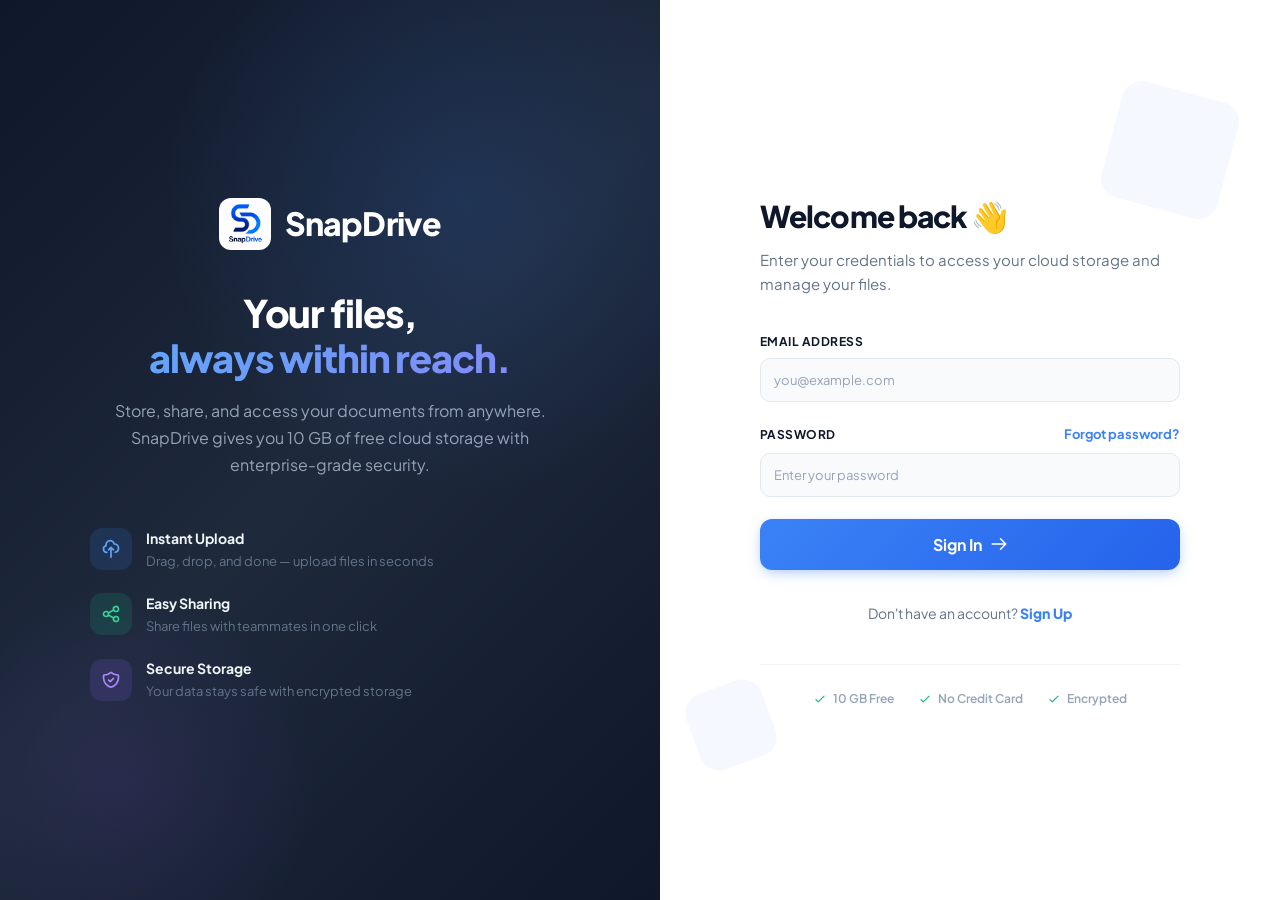
<file: snapdrive-team-project/fronthend/login.html>
<!DOCTYPE html>
<html lang="en">
<head>
    <meta charset="UTF-8">
    <meta name="viewport" content="width=device-width, initial-scale=1.0">
    <title>Login | SnapDrive</title>
    <link rel="stylesheet" href="css/style.css">
    <style>
        * { margin: 0; padding: 0; box-sizing: border-box; }

        body {
            min-height: 100vh;
            display: flex;
            background: #F8FAFC;
            overflow: hidden;
        }

        /* ===== LEFT BRANDING PANEL ===== */
        .auth-branding {
            flex: 1;
            background: linear-gradient(135deg, #0F172A 0%, #1E293B 50%, #0F172A 100%);
            display: flex;
            flex-direction: column;
            justify-content: center;
            align-items: center;
            padding: 60px;
            position: relative;
            overflow: hidden;
        }

        .auth-branding::before {
            content: '';
            position: absolute;
            width: 600px;
            height: 600px;
            background: radial-gradient(circle, rgba(59, 130, 246, 0.15) 0%, transparent 70%);
            top: -100px;
            right: -100px;
            border-radius: 50%;
        }

        .auth-branding::after {
            content: '';
            position: absolute;
            width: 400px;
            height: 400px;
            background: radial-gradient(circle, rgba(139, 92, 246, 0.1) 0%, transparent 70%);
            bottom: -80px;
            left: -80px;
            border-radius: 50%;
        }

        .branding-content {
            position: relative;
            z-index: 2;
            max-width: 480px;
            text-align: center;
        }

        .branding-logo {
            display: flex;
            align-items: center;
            justify-content: center;
            gap: 14px;
            margin-bottom: 40px;
        }

        .branding-logo img {
            width: 52px;
            height: 52px;
            object-fit: contain;
            border-radius: 12px;
        }

        .branding-logo h1 {
            font-size: 32px;
            font-weight: 800;
            color: #FFFFFF;
            letter-spacing: -0.03em;
        }

        .branding-tagline {
            font-size: 38px;
            font-weight: 800;
            color: #FFFFFF;
            line-height: 1.2;
            letter-spacing: -0.03em;
            margin-bottom: 16px;
        }

        .branding-tagline span {
            background: linear-gradient(135deg, #60A5FA, #818CF8);
            -webkit-background-clip: text;
            -webkit-text-fill-color: transparent;
            background-clip: text;
        }

        .branding-desc {
            font-size: 16px;
            color: #94A3B8;
            line-height: 1.7;
            margin-bottom: 48px;
        }

        .branding-features {
            display: flex;
            flex-direction: column;
            gap: 20px;
            text-align: left;
        }

        .feature-item {
            display: flex;
            align-items: center;
            gap: 14px;
        }

        .feature-icon {
            width: 42px;
            height: 42px;
            border-radius: 12px;
            display: flex;
            align-items: center;
            justify-content: center;
            flex-shrink: 0;
        }

        .feature-icon.blue { background: rgba(59, 130, 246, 0.15); color: #60A5FA; }
        .feature-icon.green { background: rgba(16, 185, 129, 0.15); color: #34D399; }
        .feature-icon.purple { background: rgba(139, 92, 246, 0.15); color: #A78BFA; }

        .feature-text h4 {
            font-size: 14px;
            font-weight: 700;
            color: #F1F5F9;
            margin-bottom: 2px;
        }

        .feature-text p {
            font-size: 13px;
            color: #64748B;
        }

        /* ===== RIGHT FORM PANEL ===== */
        .auth-form-panel {
            flex: 1;
            display: flex;
            align-items: center;
            justify-content: center;
            padding: 40px;
            background: #FFFFFF;
            position: relative;
        }

        .auth-card {
            width: 100%;
            max-width: 420px;
        }

        .auth-card-header {
            margin-bottom: 36px;
        }

        .auth-card-header .mobile-logo {
            display: none;
            align-items: center;
            gap: 10px;
            margin-bottom: 28px;
        }

        .auth-card-header .mobile-logo img {
            width: 36px;
            height: 36px;
            border-radius: 8px;
        }

        .auth-card-header .mobile-logo span {
            font-size: 20px;
            font-weight: 800;
            color: #0F172A;
        }

        .auth-card-header h2 {
            font-size: 30px;
            font-weight: 800;
            color: #0F172A;
            letter-spacing: -0.03em;
            margin-bottom: 8px;
        }

        .auth-card-header p {
            font-size: 15px;
            color: #64748B;
            line-height: 1.6;
        }

        .form-group {
            margin-bottom: 22px;
        }

        .form-label {
            display: block;
            font-size: 13px;
            font-weight: 700;
            color: #334155;
            margin-bottom: 8px;
            text-transform: uppercase;
            letter-spacing: 0.04em;
        }

        .form-input {
            width: 100%;
            padding: 14px 16px;
            border: 1.5px solid #E2E8F0;
            border-radius: 12px;
            font-family: 'Plus Jakarta Sans', sans-serif;
            font-size: 15px;
            color: #0F172A;
            transition: all 0.2s ease;
            background: #F8FAFC;
        }

        .form-input:focus {
            outline: none;
            border-color: #3B82F6;
            background: #FFFFFF;
            box-shadow: 0 0 0 4px rgba(59, 130, 246, 0.08);
        }

        .form-input::placeholder {
            color: #94A3B8;
        }

        .password-header {
            display: flex;
            justify-content: space-between;
            align-items: center;
            margin-bottom: 8px;
        }

        .password-header .form-label {
            margin-bottom: 0;
        }

        .forgot-link {
            font-size: 13px;
            color: #3B82F6;
            font-weight: 700;
            text-decoration: none;
            transition: color 0.2s;
        }

        .forgot-link:hover { color: #1D4ED8; }

        .submit-btn {
            width: 100%;
            padding: 15px;
            border: none;
            border-radius: 12px;
            background: linear-gradient(135deg, #3B82F6, #2563EB);
            color: #FFFFFF;
            font-family: 'Plus Jakarta Sans', sans-serif;
            font-size: 16px;
            font-weight: 700;
            cursor: pointer;
            transition: all 0.3s ease;
            display: flex;
            align-items: center;
            justify-content: center;
            gap: 8px;
            margin-top: 8px;
            box-shadow: 0 4px 14px -3px rgba(59, 130, 246, 0.5);
        }

        .submit-btn:hover {
            background: linear-gradient(135deg, #2563EB, #1D4ED8);
            transform: translateY(-1px);
            box-shadow: 0 8px 20px -4px rgba(59, 130, 246, 0.5);
        }

        .submit-btn:active {
            transform: translateY(0);
        }

        .auth-footer {
            margin-top: 32px;
            text-align: center;
            font-size: 14px;
            color: #64748B;
        }

        .auth-footer a {
            color: #3B82F6;
            font-weight: 800;
            text-decoration: none;
            transition: color 0.2s;
        }

        .auth-footer a:hover { color: #1D4ED8; }

        .divider {
            display: flex;
            align-items: center;
            gap: 16px;
            margin: 28px 0;
            color: #94A3B8;
            font-size: 13px;
            font-weight: 600;
        }

        .divider::before, .divider::after {
            content: '';
            flex: 1;
            height: 1px;
            background: #E2E8F0;
        }

        .trust-badges {
            display: flex;
            align-items: center;
            justify-content: center;
            gap: 24px;
            margin-top: 40px;
            padding-top: 24px;
            border-top: 1px solid #F1F5F9;
        }

        .trust-badge {
            display: flex;
            align-items: center;
            gap: 6px;
            font-size: 12px;
            color: #94A3B8;
            font-weight: 600;
        }

        .trust-badge svg { color: #10B981; }

        /* ===== FLOATING SHAPES (decoration) ===== */
        .floating-shape {
            position: absolute;
            border-radius: 20px;
            opacity: 0.05;
            background: #3B82F6;
        }

        .shape-1 { width: 120px; height: 120px; top: 10%; right: 8%; transform: rotate(15deg); animation: float 6s ease-in-out infinite; }
        .shape-2 { width: 80px; height: 80px; bottom: 15%; left: 5%; transform: rotate(-20deg); animation: float 8s ease-in-out infinite reverse; }

        @keyframes float {
            0%, 100% { transform: translateY(0) rotate(15deg); }
            50% { transform: translateY(-20px) rotate(20deg); }
        }

        /* ===== RESPONSIVE ===== */
        @media (max-width: 900px) {
            body { flex-direction: column; overflow: auto; }
            .auth-branding { display: none; }
            .auth-form-panel { padding: 32px 24px; }
            .auth-card-header .mobile-logo { display: flex; }
        }

        @media (max-width: 480px) {
            .auth-form-panel {
                padding: 24px 16px;
            }

            .auth-card-header h2 {
                font-size: 24px;
            }

            .auth-card-header p {
                font-size: 14px;
            }

            .form-input {
                padding: 12px 14px;
                font-size: 14px;
            }

            .submit-btn {
                padding: 13px;
                font-size: 15px;
            }

            .trust-badges {
                flex-wrap: wrap;
                gap: 12px;
            }

            .trust-badge {
                font-size: 11px;
            }

            .forgot-link {
                font-size: 12px;
            }
        }
    </style>
</head>
<body>

    <!-- LEFT: BRANDING PANEL -->
    <div class="auth-branding">
        <div class="branding-content">
            <div class="branding-logo">
                <img src="assets/logo.png" alt="SnapDrive Logo">
                <h1>SnapDrive</h1>
            </div>

            <div class="branding-tagline">
                Your files,<br><span>always within reach.</span>
            </div>

            <p class="branding-desc">
                Store, share, and access your documents from anywhere. 
                SnapDrive gives you 10 GB of free cloud storage with enterprise-grade security.
            </p>

            <div class="branding-features">
                <div class="feature-item">
                    <div class="feature-icon blue">
                        <svg width="20" height="20" fill="none" stroke="currentColor" viewBox="0 0 24 24"><path stroke-linecap="round" stroke-linejoin="round" stroke-width="2" d="M7 16a4 4 0 01-.88-7.903A5 5 0 1115.9 6L16 6a5 5 0 011 9.9M15 13l-3-3m0 0l-3 3m3-3v12"/></svg>
                    </div>
                    <div class="feature-text">
                        <h4>Instant Upload</h4>
                        <p>Drag, drop, and done — upload files in seconds</p>
                    </div>
                </div>
                <div class="feature-item">
                    <div class="feature-icon green">
                        <svg width="20" height="20" fill="none" stroke="currentColor" viewBox="0 0 24 24"><path stroke-linecap="round" stroke-linejoin="round" stroke-width="2" d="M8.684 13.342C8.886 12.938 9 12.482 9 12c0-.482-.114-.938-.316-1.342m0 2.684a3 3 0 110-2.684m0 2.684l6.632 3.316m-6.632-6l6.632-3.316m0 0a3 3 0 105.367-2.684 3 3 0 00-5.367 2.684zm0 9.316a3 3 0 105.368 2.684 3 3 0 00-5.368-2.684z"/></svg>
                    </div>
                    <div class="feature-text">
                        <h4>Easy Sharing</h4>
                        <p>Share files with teammates in one click</p>
                    </div>
                </div>
                <div class="feature-item">
                    <div class="feature-icon purple">
                        <svg width="20" height="20" fill="none" stroke="currentColor" viewBox="0 0 24 24"><path stroke-linecap="round" stroke-linejoin="round" stroke-width="2" d="M9 12l2 2 4-4m5.618-4.016A11.955 11.955 0 0112 2.944a11.955 11.955 0 01-8.618 3.04A12.02 12.02 0 003 9c0 5.591 3.824 10.29 9 11.622 5.176-1.332 9-6.03 9-11.622 0-1.042-.133-2.052-.382-3.016z"/></svg>
                    </div>
                    <div class="feature-text">
                        <h4>Secure Storage</h4>
                        <p>Your data stays safe with encrypted storage</p>
                    </div>
                </div>
            </div>
        </div>
    </div>

    <!-- RIGHT: LOGIN FORM -->
    <div class="auth-form-panel">
        <div class="floating-shape shape-1"></div>
        <div class="floating-shape shape-2"></div>

        <div class="auth-card">
            <div class="auth-card-header">
                <div class="mobile-logo">
                    <img src="assets/logo.png" alt="SnapDrive">
                    <span>SnapDrive</span>
                </div>
                <h2>Welcome back 👋</h2>
                <p>Enter your credentials to access your cloud storage and manage your files.</p>
            </div>

            <form onsubmit="event.preventDefault(); login();">
                <div class="form-group">
                    <label class="form-label">Email Address</label>
                    <input type="email" id="email" class="form-input" placeholder="you@example.com" required>
                </div>
                
                <div class="form-group">
                    <div class="password-header">
                        <label class="form-label">Password</label>
                        <a href="#" class="forgot-link" onclick="event.preventDefault(); openForgotPasswordModal()">Forgot password?</a>
                    </div>
                    <input type="password" id="password" class="form-input" placeholder="Enter your password" required>
                </div>

                <button type="submit" id="loginBtn" class="submit-btn">
                    <span id="btnText">Sign In</span>
                    <svg width="18" height="18" fill="none" stroke="currentColor" viewBox="0 0 24 24"><path stroke-linecap="round" stroke-linejoin="round" stroke-width="2" d="M14 5l7 7m0 0l-7 7m7-7H3"/></svg>
                </button>
            </form>

            <div class="auth-footer">
                Don't have an account? <a href="register.html">Sign Up</a>
            </div>

            <div class="trust-badges">
                <div class="trust-badge">
                    <svg width="14" height="14" fill="none" stroke="currentColor" viewBox="0 0 24 24"><path stroke-linecap="round" stroke-linejoin="round" stroke-width="2" d="M5 13l4 4L19 7"/></svg>
                    10 GB Free
                </div>
                <div class="trust-badge">
                    <svg width="14" height="14" fill="none" stroke="currentColor" viewBox="0 0 24 24"><path stroke-linecap="round" stroke-linejoin="round" stroke-width="2" d="M5 13l4 4L19 7"/></svg>
                    No Credit Card
                </div>
                <div class="trust-badge">
                    <svg width="14" height="14" fill="none" stroke="currentColor" viewBox="0 0 24 24"><path stroke-linecap="round" stroke-linejoin="round" stroke-width="2" d="M5 13l4 4L19 7"/></svg>
                    Encrypted
                </div>
            </div>
        </div>
    </div>

    <!-- Forgot Password Modal -->
    <div id="forgotPasswordModal" style="display:none; position:fixed; inset:0; background:rgba(15,23,42,0.5); backdrop-filter:blur(4px); z-index:1000; align-items:center; justify-content:center;">
        <div style="background:#FFFFFF; border-radius:18px; width:100%; max-width:440px; padding:32px; box-shadow:0 25px 50px -12px rgba(0,0,0,0.25); position:relative;">
            <button onclick="closeForgotPasswordModal()" style="position:absolute; top:16px; right:16px; background:none; border:none; cursor:pointer; font-size:20px; color:#94A3B8; line-height:1;">✕</button>
            
            <div style="text-align:center; margin-bottom:28px;">
                <div style="width:56px; height:56px; border-radius:16px; background:rgba(59,130,246,0.1); display:flex; align-items:center; justify-content:center; margin:0 auto 16px;">
                    <svg width="28" height="28" fill="none" stroke="#3B82F6" viewBox="0 0 24 24"><path stroke-linecap="round" stroke-linejoin="round" stroke-width="2" d="M15 7a2 2 0 012 2m4 0a6 6 0 01-7.743 5.743L11 17H9v2H7v2H4a1 1 0 01-1-1v-2.586a1 1 0 01.293-.707l5.964-5.964A6 6 0 1121 9z"/></svg>
                </div>
                <h2 style="font-size:24px; font-weight:800; color:#0F172A; margin-bottom:6px;">Reset Password</h2>
                <p style="font-size:14px; color:#64748B;">Enter your email and set a new password</p>
            </div>

            <form onsubmit="event.preventDefault(); forgotPassword();">
                <div style="margin-bottom:18px;">
                    <label style="display:block; font-size:13px; font-weight:700; color:#334155; margin-bottom:8px; text-transform:uppercase; letter-spacing:0.04em;">Email Address</label>
                    <input type="email" id="forgotEmail" placeholder="you@example.com" required style="width:100%; padding:14px 16px; border:1.5px solid #E2E8F0; border-radius:12px; font-family:'Plus Jakarta Sans',sans-serif; font-size:15px; color:#0F172A; background:#F8FAFC; outline:none; transition:all 0.2s;">
                </div>
                <div style="margin-bottom:18px;">
                    <label style="display:block; font-size:13px; font-weight:700; color:#334155; margin-bottom:8px; text-transform:uppercase; letter-spacing:0.04em;">New Password</label>
                    <input type="password" id="forgotNewPassword" placeholder="Enter new password" required minlength="6" style="width:100%; padding:14px 16px; border:1.5px solid #E2E8F0; border-radius:12px; font-family:'Plus Jakarta Sans',sans-serif; font-size:15px; color:#0F172A; background:#F8FAFC; outline:none; transition:all 0.2s;">
                </div>
                <div style="margin-bottom:24px;">
                    <label style="display:block; font-size:13px; font-weight:700; color:#334155; margin-bottom:8px; text-transform:uppercase; letter-spacing:0.04em;">Confirm Password</label>
                    <input type="password" id="forgotConfirmPassword" placeholder="Confirm new password" required minlength="6" style="width:100%; padding:14px 16px; border:1.5px solid #E2E8F0; border-radius:12px; font-family:'Plus Jakarta Sans',sans-serif; font-size:15px; color:#0F172A; background:#F8FAFC; outline:none; transition:all 0.2s;">
                </div>
                <button type="submit" id="forgotBtn" style="width:100%; padding:15px; border:none; border-radius:12px; background:linear-gradient(135deg,#3B82F6,#2563EB); color:#FFFFFF; font-family:'Plus Jakarta Sans',sans-serif; font-size:16px; font-weight:700; cursor:pointer; display:flex; align-items:center; justify-content:center; gap:8px; box-shadow:0 4px 14px -3px rgba(59,130,246,0.5); transition:all 0.3s;">
                    <span id="forgotBtnText">Reset Password</span>
                    <svg width="18" height="18" fill="none" stroke="currentColor" viewBox="0 0 24 24"><path stroke-linecap="round" stroke-linejoin="round" stroke-width="2" d="M5 13l4 4L19 7"/></svg>
                </button>
            </form>

            <div style="text-align:center; margin-top:20px;">
                <a href="#" onclick="event.preventDefault(); closeForgotPasswordModal()" style="font-size:14px; color:#3B82F6; font-weight:700; text-decoration:none;">← Back to Sign In</a>
            </div>
        </div>
    </div>

    <div id="toastContainer" style="position:fixed; bottom:24px; right:24px; z-index:2000;"></div>

    <script src="js/api.js"></script>
    <script src="js/auth.js"></script>
    <script>
        if (localStorage.getItem('token')) {
            window.location.href = 'dashboard.html';
        }

        function openForgotPasswordModal() {
            document.getElementById('forgotPasswordModal').style.display = 'flex';
            document.getElementById('forgotEmail').value = document.getElementById('email').value || '';
            document.getElementById('forgotNewPassword').value = '';
            document.getElementById('forgotConfirmPassword').value = '';
            setTimeout(() => { document.getElementById('forgotEmail').focus(); }, 100);
        }

        function closeForgotPasswordModal() {
            document.getElementById('forgotPasswordModal').style.display = 'none';
        }
    </script>
</body>
</html>
</file>
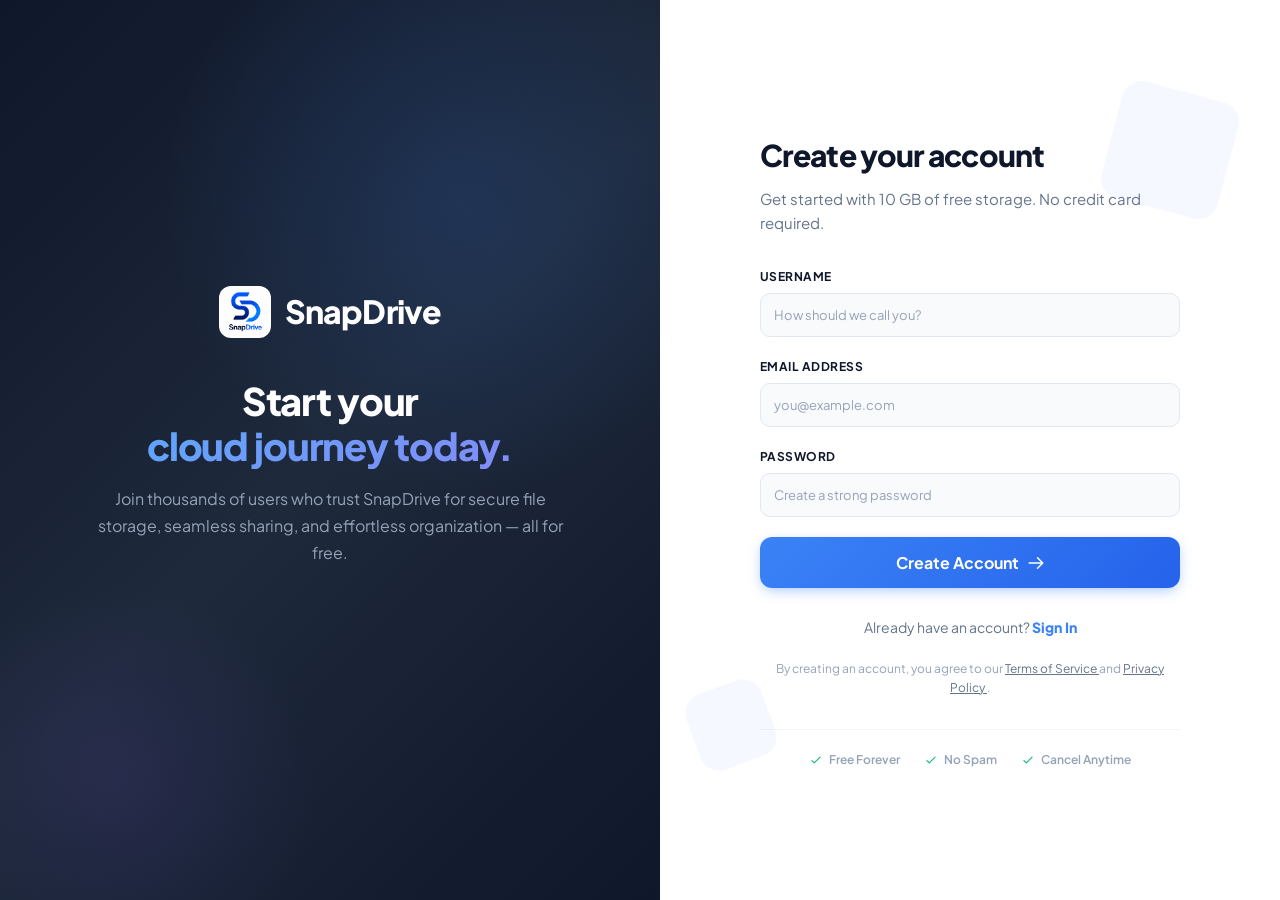
<file: snapdrive-team-project/fronthend/register.html>
<!DOCTYPE html>
<html lang="en">

<head>
    <meta charset="UTF-8">
    <meta name="viewport" content="width=device-width, initial-scale=1.0">
    <title>Create Account | SnapDrive</title>

    <link rel="stylesheet" href="css/style.css">

    <style>
        * {
            margin: 0;
            padding: 0;
            box-sizing: border-box;
        }

        body {
            min-height: 100vh;
            display: flex;
            background: #F8FAFC;
            overflow: hidden;
        }

        /* ===== LEFT BRANDING PANEL ===== */

        .auth-branding {
            flex: 1;
            background: linear-gradient(
                135deg,
                #0F172A 0%,
                #1E293B 50%,
                #0F172A 100%
            );

            display: flex;
            flex-direction: column;
            justify-content: center;
            align-items: center;

            padding: 60px;

            position: relative;
            overflow: hidden;
        }

        .auth-branding::before {
            content: '';

            position: absolute;

            width: 600px;
            height: 600px;

            background: radial-gradient(
                circle,
                rgba(59, 130, 246, 0.15) 0%,
                transparent 70%
            );

            top: -100px;
            right: -100px;

            border-radius: 50%;
        }

        .auth-branding::after {
            content: '';

            position: absolute;

            width: 400px;
            height: 400px;

            background: radial-gradient(
                circle,
                rgba(139, 92, 246, 0.1) 0%,
                transparent 70%
            );

            bottom: -80px;
            left: -80px;

            border-radius: 50%;
        }

        .branding-content {
            position: relative;
            z-index: 2;

            max-width: 480px;

            text-align: center;
        }

        .branding-logo {
            display: flex;
            align-items: center;
            justify-content: center;

            gap: 14px;

            margin-bottom: 40px;
        }

        .branding-logo img {
            width: 52px;
            height: 52px;

            object-fit: contain;

            border-radius: 12px;
        }

        .branding-logo h1 {
            font-size: 32px;
            font-weight: 800;

            color: #FFFFFF;

            letter-spacing: -0.03em;
        }

        .branding-tagline {
            font-size: 38px;
            font-weight: 800;

            color: #FFFFFF;

            line-height: 1.2;

            letter-spacing: -0.03em;

            margin-bottom: 16px;
        }

        .branding-tagline span {
            background: linear-gradient(
                135deg,
                #60A5FA,
                #818CF8
            );

            -webkit-background-clip: text;
            -webkit-text-fill-color: transparent;

            background-clip: text;
        }

        .branding-desc {
            font-size: 16px;

            color: #94A3B8;

            line-height: 1.7;

            margin-bottom: 48px;
        }

        /* ===== RIGHT FORM PANEL ===== */

        .auth-form-panel {
            flex: 1;

            display: flex;

            align-items: center;
            justify-content: center;

            padding: 40px;

            background: #FFFFFF;

            position: relative;
        }

        .auth-card {
            width: 100%;
            max-width: 420px;
        }

        .auth-card-header {
            margin-bottom: 32px;
        }

        .auth-card-header .mobile-logo {
            display: none;

            align-items: center;

            gap: 10px;

            margin-bottom: 28px;
        }

        .auth-card-header .mobile-logo img {
            width: 36px;
            height: 36px;

            border-radius: 8px;
        }

        .auth-card-header .mobile-logo span {
            font-size: 20px;
            font-weight: 800;

            color: #0F172A;
        }

        .auth-card-header h2 {
            font-size: 30px;
            font-weight: 800;

            color: #0F172A;

            letter-spacing: -0.03em;

            margin-bottom: 8px;
        }

        .auth-card-header p {
            font-size: 15px;

            color: #64748B;

            line-height: 1.6;
        }

        /* ===== FORM ===== */

        .form-group {
            margin-bottom: 20px;
        }

        .form-label {
            display: block;

            font-size: 13px;
            font-weight: 700;

            color: #334155;

            margin-bottom: 8px;

            text-transform: uppercase;

            letter-spacing: 0.04em;
        }

        .form-input {
            width: 100%;

            padding: 14px 16px;

            border: 1.5px solid #E2E8F0;

            border-radius: 12px;

            font-family: 'Plus Jakarta Sans', sans-serif;

            font-size: 15px;

            color: #0F172A;

            transition: all 0.2s ease;

            background: #F8FAFC;
        }

        .form-input:focus {
            outline: none;

            border-color: #3B82F6;

            background: #FFFFFF;

            box-shadow: 0 0 0 4px rgba(59, 130, 246, 0.08);
        }

        .form-input::placeholder {
            color: #94A3B8;
        }

        /* ===== SUBMIT BUTTON ===== */

        .submit-btn {
            width: 100%;

            padding: 15px;

            border: none;

            border-radius: 12px;

            background: linear-gradient(
                135deg,
                #3B82F6,
                #2563EB
            );

            color: #FFFFFF;

            font-family: 'Plus Jakarta Sans', sans-serif;

            font-size: 16px;

            font-weight: 700;

            cursor: pointer;

            transition: all 0.3s ease;

            display: flex;

            align-items: center;
            justify-content: center;

            gap: 8px;

            margin-top: 8px;

            box-shadow: 0 4px 14px -3px rgba(59, 130, 246, 0.5);
        }

        .submit-btn:hover {
            background: linear-gradient(
                135deg,
                #2563EB,
                #1D4ED8
            );

            transform: translateY(-1px);

            box-shadow: 0 8px 20px -4px rgba(59, 130, 246, 0.5);
        }

        .submit-btn:active {
            transform: translateY(0);
        }

        .submit-btn:disabled {
            opacity: 0.7;

            cursor: not-allowed;

            transform: none;

            box-shadow: none;
        }

        /* ===== FOOTER ===== */

        .auth-footer {
            margin-top: 28px;

            text-align: center;

            font-size: 14px;

            color: #64748B;
        }

        .auth-footer a {
            color: #3B82F6;

            font-weight: 800;

            text-decoration: none;

            transition: color 0.2s;
        }

        .auth-footer a:hover {
            color: #1D4ED8;
        }

        .terms-text {
            margin-top: 20px;

            text-align: center;

            font-size: 12px;

            color: #94A3B8;

            line-height: 1.6;
        }

        .terms-text a {
            color: #64748B;

            text-decoration: underline;
        }

        /* ===== TRUST BADGES ===== */

        .trust-badges {
            display: flex;

            align-items: center;
            justify-content: center;

            gap: 24px;

            margin-top: 32px;

            padding-top: 20px;

            border-top: 1px solid #F1F5F9;
        }

        .trust-badge {
            display: flex;

            align-items: center;

            gap: 6px;

            font-size: 12px;

            color: #94A3B8;

            font-weight: 600;
        }

        .trust-badge svg {
            color: #10B981;
        }

        /* ===== FLOATING SHAPES ===== */

        .floating-shape {
            position: absolute;

            border-radius: 20px;

            opacity: 0.05;

            background: #3B82F6;
        }

        .shape-1 {
            width: 120px;
            height: 120px;

            top: 10%;
            right: 8%;

            transform: rotate(15deg);

            animation: float 6s ease-in-out infinite;
        }

        .shape-2 {
            width: 80px;
            height: 80px;

            bottom: 15%;
            left: 5%;

            transform: rotate(-20deg);

            animation: float 8s ease-in-out infinite reverse;
        }

        @keyframes float {

            0%,
            100% {
                transform: translateY(0) rotate(15deg);
            }

            50% {
                transform: translateY(-20px) rotate(20deg);
            }
        }

        /* ===== RESPONSIVE ===== */

        @media (max-width: 900px) {

            body {
                flex-direction: column;

                overflow: auto;
            }

            .auth-branding {
                display: none;
            }

            .auth-form-panel {
                padding: 32px 24px;
            }

            .auth-card-header .mobile-logo {
                display: flex;
            }
        }

        @media (max-width: 480px) {

            .auth-form-panel {
                padding: 24px 16px;
            }

            .auth-card-header h2 {
                font-size: 24px;
            }

            .auth-card-header p {
                font-size: 14px;
            }

            .form-input {
                padding: 12px 14px;

                font-size: 14px;
            }

            .submit-btn {
                padding: 13px;

                font-size: 15px;
            }

            .trust-badges {
                flex-wrap: wrap;

                gap: 12px;
            }

            .trust-badge {
                font-size: 11px;
            }

            .terms-text {
                font-size: 11px;
            }
        }
    </style>
</head>

<body>

    <!-- ========================================================= -->
    <!-- LEFT: BRANDING PANEL -->
    <!-- ========================================================= -->

    <div class="auth-branding">

        <div class="branding-content">

            <div class="branding-logo">

                <img
                    src="assets/logo.png"
                    alt="SnapDrive Logo"
                >

                <h1>SnapDrive</h1>

            </div>

            <div class="branding-tagline">

                Start your<br>

                <span>
                    cloud journey today.
                </span>

            </div>

            <p class="branding-desc">

                Join thousands of users who trust SnapDrive
                for secure file storage, seamless sharing,
                and effortless organization — all for free.

            </p>

        </div>

    </div>


    <!-- ========================================================= -->
    <!-- RIGHT: REGISTER FORM -->
    <!-- ========================================================= -->

    <div class="auth-form-panel">

        <div class="floating-shape shape-1"></div>

        <div class="floating-shape shape-2"></div>


        <div class="auth-card">

            <!-- HEADER -->

            <div class="auth-card-header">

                <div class="mobile-logo">

                    <img
                        src="assets/logo.png"
                        alt="SnapDrive"
                    >

                    <span>
                        SnapDrive
                    </span>

                </div>

                <h2>
                    Create your account
                </h2>

                <p>
                    Get started with 10 GB of free storage.
                    No credit card required.
                </p>

            </div>


            <!-- ================================================= -->
            <!-- REGISTRATION FORM -->
            <!-- ================================================= -->

            <form
                id="registerForm"
                onsubmit="registerUser(event)"
            >

                <!-- USERNAME -->

                <div class="form-group">

                    <label
                        class="form-label"
                        for="username"
                    >
                        Username
                    </label>

                    <input
                        type="text"
                        id="username"
                        class="form-input"
                        placeholder="How should we call you?"
                        autocomplete="username"
                        required
                    >

                </div>


                <!-- EMAIL -->

                <div class="form-group">

                    <label
                        class="form-label"
                        for="email"
                    >
                        Email Address
                    </label>

                    <input
                        type="email"
                        id="email"
                        class="form-input"
                        placeholder="you@example.com"
                        autocomplete="email"
                        required
                    >

                </div>


                <!-- PASSWORD -->

                <div class="form-group">

                    <label
                        class="form-label"
                        for="password"
                    >
                        Password
                    </label>

                    <input
                        type="password"
                        id="password"
                        class="form-input"
                        placeholder="Create a strong password"
                        autocomplete="new-password"
                        minlength="6"
                        required
                    >

                </div>


                <!-- REGISTER BUTTON -->

                <button
                    type="submit"
                    id="registerBtn"
                    class="submit-btn"
                >

                    <span id="btnText">
                        Create Account
                    </span>

                    <svg
                        id="btnIcon"
                        width="18"
                        height="18"
                        fill="none"
                        stroke="currentColor"
                        viewBox="0 0 24 24"
                    >

                        <path
                            stroke-linecap="round"
                            stroke-linejoin="round"
                            stroke-width="2"
                            d="M14 5l7 7m0 0l-7 7m7-7H3"
                        />

                    </svg>

                </button>

            </form>


            <!-- LOGIN LINK -->

            <div class="auth-footer">

                Already have an account?

                <a href="login.html">
                    Sign In
                </a>

            </div>


            <!-- TERMS -->

            <div class="terms-text">

                By creating an account, you agree to our

                <a href="#">
                    Terms of Service
                </a>

                and

                <a href="#">
                    Privacy Policy
                </a>.

            </div>


            <!-- TRUST BADGES -->

            <div class="trust-badges">

                <div class="trust-badge">

                    <svg
                        width="14"
                        height="14"
                        fill="none"
                        stroke="currentColor"
                        viewBox="0 0 24 24"
                    >

                        <path
                            stroke-linecap="round"
                            stroke-linejoin="round"
                            stroke-width="2"
                            d="M5 13l4 4L19 7"
                        />

                    </svg>

                    Free Forever

                </div>


                <div class="trust-badge">

                    <svg
                        width="14"
                        height="14"
                        fill="none"
                        stroke="currentColor"
                        viewBox="0 0 24 24"
                    >

                        <path
                            stroke-linecap="round"
                            stroke-linejoin="round"
                            stroke-width="2"
                            d="M5 13l4 4L19 7"
                        />

                    </svg>

                    No Spam

                </div>


                <div class="trust-badge">

                    <svg
                        width="14"
                        height="14"
                        fill="none"
                        stroke="currentColor"
                        viewBox="0 0 24 24"
                    >

                        <path
                            stroke-linecap="round"
                            stroke-linejoin="round"
                            stroke-width="2"
                            d="M5 13l4 4L19 7"
                        />

                    </svg>

                    Cancel Anytime

                </div>

            </div>

        </div>

    </div>


    <!-- TOAST CONTAINER -->

    <div
        id="toastContainer"
        style="
            position: fixed;
            bottom: 24px;
            right: 24px;
            z-index: 2000;
        "
    ></div>


    <!-- ========================================================= -->
    <!-- JAVASCRIPT -->
    <!-- ========================================================= -->

    <script src="js/api.js"></script>
    <script src="js/auth.js"></script>

    <script>

        /*
         * If the user is already logged in,
         * redirect them to the dashboard.
         */

        if (localStorage.getItem("token")) {

            window.location.href = "dashboard.html";

        }


        /*
         * Registration
         */

        async function registerUser(event) {

            event.preventDefault();

            const usernameInput =
                document.getElementById("username");

            const emailInput =
                document.getElementById("email");

            const passwordInput =
                document.getElementById("password");

            const registerBtn =
                document.getElementById("registerBtn");

            const btnText =
                document.getElementById("btnText");

            const btnIcon =
                document.getElementById("btnIcon");


            const username =
                usernameInput.value.trim();

            const email =
                emailInput.value.trim();

            const password =
                passwordInput.value;


            /*
             * Basic validation
             */

            if (!username) {

                alert("Please enter a username.");

                usernameInput.focus();

                return;

            }


            if (!email) {

                alert("Please enter your email address.");

                emailInput.focus();

                return;

            }


            if (!password) {

                alert("Please enter a password.");

                passwordInput.focus();

                return;

            }


            if (password.length < 6) {

                alert(
                    "Password must be at least 6 characters long."
                );

                passwordInput.focus();

                return;

            }


            /*
             * Disable button while request is running
             */

            registerBtn.disabled = true;

            btnText.textContent = "Creating Account...";

            btnIcon.style.display = "none";


            try {

                /*
                 * Send registration request
                 */

                const response = await fetch(
                    "/auth/register",
                    {
                        method: "POST",

                        headers: {
                            "Content-Type": "application/json"
                        },

                        body: JSON.stringify({

                            username: username,

                            email: email,

                            password: password

                        })
                    }
                );


                /*
                 * Convert response to JSON
                 */

                const data =
                    await response.json();


                /*
                 * Handle backend errors
                 */

                if (!response.ok) {

                    let message =
                        "Registration failed.";

                    if (data.detail) {

                        if (typeof data.detail === "string") {

                            message =
                                data.detail;

                        } else if (Array.isArray(data.detail)) {

                            message =
                                data.detail
                                    .map(error => error.msg)
                                    .join("\n");

                        }

                    }

                    alert(message);

                    return;

                }


                /*
                 * Registration successful
                 *
                 * At this point the backend should
                 * have sent the verification email.
                 */

                alert(
                    "Account created successfully!\n\n" +
                    "A verification email has been sent to:\n" +
                    email +
                    "\n\n" +
                    "Please verify your email before logging in."
                );


                /*
                 * Redirect to verification page
                 */

                window.location.href =
                    "verify-email.html?email=" +
                    encodeURIComponent(email);


            } catch (error) {

                console.error(
                    "Registration error:",
                    error
                );


                alert(
                    "Unable to connect to the SnapDrive server.\n\n" +
                    "Please make sure the backend is running."
                );

            } finally {

                /*
                 * Re-enable button
                 */

                registerBtn.disabled = false;

                btnText.textContent =
                    "Create Account";

                btnIcon.style.display =
                    "block";

            }

        }

    </script>

</body>

</html>
</file>
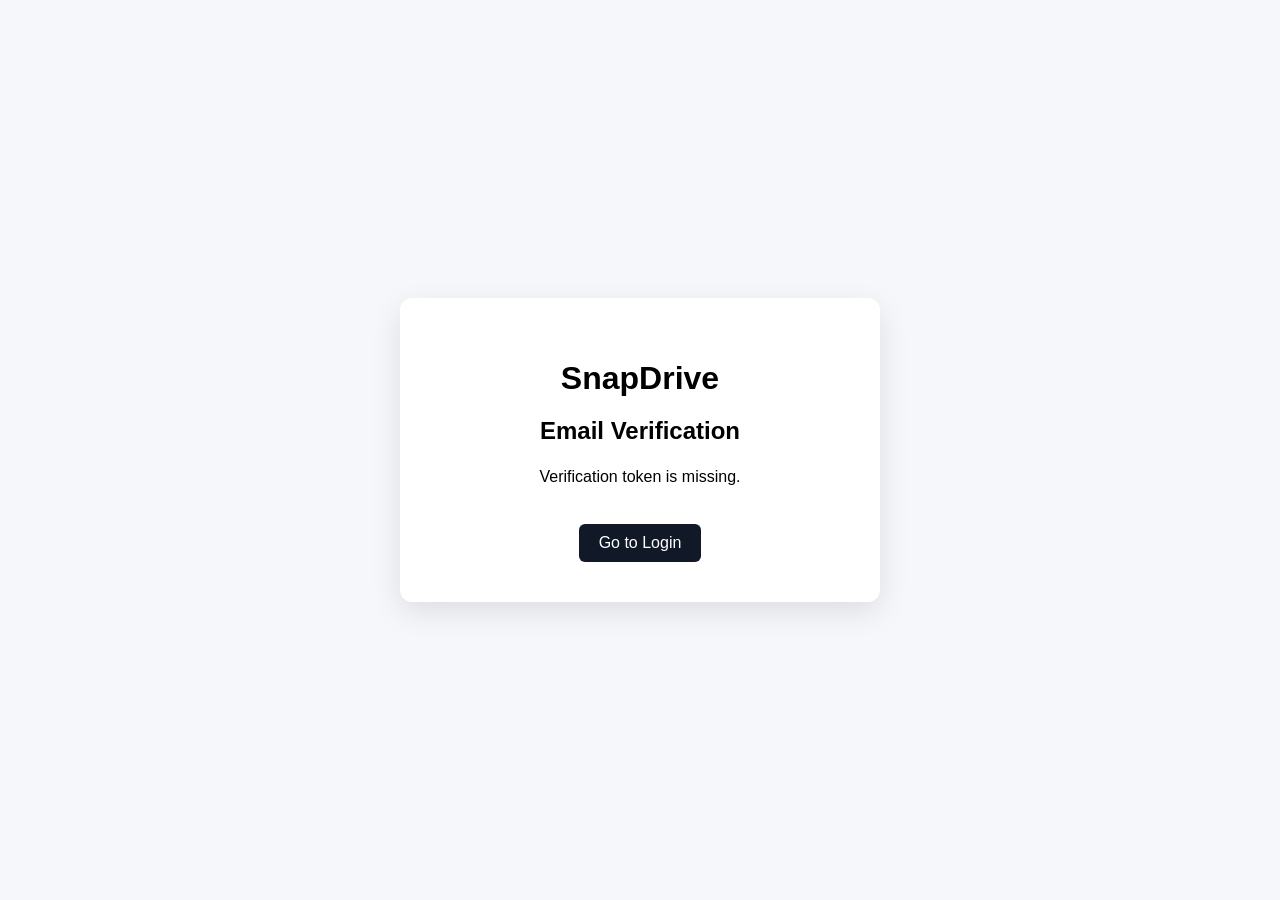
<file: snapdrive-team-project/fronthend/verify-email.html>
<!DOCTYPE html>
<html lang="en">
<head>
    <meta charset="UTF-8">
    <meta name="viewport" content="width=device-width, initial-scale=1.0">

    <title>Verify Email - SnapDrive</title>

    <style>
        body {
            font-family: Arial, sans-serif;
            background: #f5f7fb;
            display: flex;
            justify-content: center;
            align-items: center;
            min-height: 100vh;
            margin: 0;
        }

        .card {
            background: white;
            padding: 40px;
            border-radius: 12px;
            width: 400px;
            text-align: center;
            box-shadow: 0 10px 30px rgba(0,0,0,0.1);
        }

        h1 {
            margin-bottom: 15px;
        }

        #message {
            margin: 20px 0;
            line-height: 1.5;
        }

        a {
            display: inline-block;
            margin-top: 15px;
            text-decoration: none;
            padding: 10px 20px;
            border-radius: 6px;
            background: #111827;
            color: white;
        }
    </style>
</head>

<body>

<div class="card">

    <h1>SnapDrive</h1>

    <h2>Email Verification</h2>

    <p id="message">
        Verifying your email...
    </p>

    <a href="login.html">
        Go to Login
    </a>

</div>

<script>

const params = new URLSearchParams(
    window.location.search
);

const token = params.get("token");

const message = document.getElementById("message");

if (!token) {

    message.textContent =
        "Verification token is missing.";

} else {

    fetch(
        `/auth/verify-email?token=${encodeURIComponent(token)}`
    )
    .then(async response => {

        const data = await response.json();

        if (!response.ok) {
            throw new Error(
                data.detail || "Verification failed."
            );
        }

        message.textContent =
            data.message ||
            "Email verified successfully.";

    })
    .catch(error => {

        message.textContent =
            error.message;

    });

}

</script>

</body>
</html>
</file>
<file: fronthend/css/style.css>
@import url('https://fonts.googleapis.com/css2?family=Plus+Jakarta+Sans:wght@300;400;500;600;700;800&display=swap');

:root {
    /* --- Modern Palette --- */
    --primary: #3B82F6;
    --primary-light: #60A5FA;
    --primary-dark: #1D4ED8;
    
    /* --- Neutral Palette --- */
    --bg-main: #F8FAFC;
    --bg-card: #FFFFFF;
    --sidebar-bg: #0F172A;
    --sidebar-text: #94A3B8;
    --sidebar-active: #FFFFFF;
    --sidebar-hover: rgba(255, 255, 255, 0.1);
    
    --text-main: #1E293B;
    --text-secondary: #475569;
    --text-muted: #64748B;
    --text-disabled: #94A3B8;
    
    --border-light: #E2E8F0;
    --border-focus: #3B82F6;
    
    /* --- Functional Colors --- */
    --success: #10B981;
    --warning: #F59E0B;
    --error: #EF4444;
    --info: #3B82F6;
    
    /* --- Spacing & Radius --- */
    --radius-sm: 6px;
    --radius-md: 10px;
    --radius-lg: 14px;
    --radius-xl: 18px;
    
    --shadow-sm: 0 1px 2px 0 rgba(0, 0, 0, 0.05);
    --shadow-md: 0 4px 6px -1px rgba(0, 0, 0, 0.1), 0 2px 4px -1px rgba(0, 0, 0, 0.06);
    --shadow-lg: 0 10px 15px -3px rgba(0, 0, 0, 0.1), 0 4px 6px -2px rgba(0, 0, 0, 0.05);

    --bg-hover: #F1F5F9;
    --text-hover: #1E293B;

    --transition-base: all 0.2s cubic-bezier(0.4, 0, 0.2, 1);
}

/* --- Dark Theme Overrides --- */
[data-theme="dark"] {
    --bg-main: #0B0F1A;
    --bg-card: #151B2E;
    --sidebar-bg: #111827;
    --text-main: #F1F5F9;
    --text-secondary: #CBD5E1;
    --text-muted: #94A3B8;
    --bg-hover: #1E293B;
    --text-hover: #FFFFFF;
    --border-light: #2D3748;
}

/* --- Reset & Base --- */
*, *::before, *::after {
    margin: 0;
    padding: 0;
    box-sizing: border-box;
}

body {
    font-family: 'Plus Jakarta Sans', -apple-system, BlinkMacSystemFont, sans-serif;
    background: var(--bg-main);
    color: var(--text-main);
    min-height: 100vh;
    overflow-x: hidden;
    line-height: 1.5;
    -webkit-font-smoothing: antialiased;
}

/* ============================================
   LAYOUT (Sidebar + Main)
   ============================================ */
.dashboard-layout {
    display: flex;
    min-height: 100vh;
}

/* --- Sidebar --- */
.sidebar {
    width: 260px;
    background: var(--sidebar-bg);
    color: var(--sidebar-text);
    padding: 24px 16px;
    display: flex;
    flex-direction: column;
    position: fixed;
    top: 0;
    left: 0;
    height: 100vh;
    z-index: 100;
}

.sidebar-brand {
    display: flex;
    align-items: center;
    gap: 12px;
    padding: 8px 12px;
    margin-bottom: 32px;
}

.sidebar-brand .brand-icon {
    width: 32px;
    height: 32px;
    background: var(--primary);
    border-radius: 8px;
    display: flex;
    align-items: center;
    justify-content: center;
    color: white;
}

.sidebar-brand h1 {
    font-size: 20px;
    font-weight: 700;
    color: white;
    letter-spacing: -0.02em;
}

.sidebar-nav {
    flex: 1;
}

.nav-item {
    display: flex;
    align-items: center;
    gap: 12px;
    padding: 12px;
    border-radius: var(--radius-md);
    color: var(--sidebar-text);
    text-decoration: none;
    font-size: 14px;
    font-weight: 500;
    margin-bottom: 4px;
    transition: var(--transition-base);
}

.nav-item:hover {
    background: var(--sidebar-hover);
    color: var(--sidebar-active);
}

.nav-item.active {
    background: rgba(59, 130, 246, 0.15);
    color: var(--primary);
    box-shadow: inset 4px 0 0 -1px var(--primary);
}

/* --- View Sections --- */
.view-section {
    display: none;
}

.view-section.active {
    display: block;
    animation: slideUpFade 0.4s cubic-bezier(0.16, 1, 0.3, 1);
}

@keyframes slideUpFade {
    from { opacity: 0; transform: translateY(15px); }
    to { opacity: 1; transform: translateY(0); }
}

.nav-item svg {
    width: 20px;
    height: 20px;
}

/* --- Main Content --- */
.main-content {
    flex: 1;
    margin-left: 260px;
    display: flex;
    flex-direction: column;
}

/* --- Navigation Header --- */
.top-bar {
    display: flex;
    align-items: center;
    justify-content: space-between;
    padding: 16px 32px;
    background: var(--bg-card);
    border-bottom: 1px solid var(--border-light);
    position: sticky;
    top: 0;
    z-index: 50;
}

.search-container {
    position: relative;
    width: 400px;
}

.search-container input {
    width: 100%;
    padding: 10px 16px 10px 42px;
    border: 1px solid var(--border-light);
    border-radius: var(--radius-md);
    background: #F1F5F9;
    font-family: inherit;
    font-size: 14px;
    outline: none;
    transition: var(--transition-base);
}

.search-container input:focus {
    background: white;
    border-color: var(--primary);
    box-shadow: 0 0 0 3px rgba(59, 130, 246, 0.1);
}

.search-container svg {
    position: absolute;
    left: 14px;
    top: 50%;
    transform: translateY(-50%);
    width: 18px;
    height: 18px;
    color: var(--text-muted);
}

.header-actions {
    display: flex;
    align-items: center;
    gap: 20px;
}

.notification-btn {
    position: relative;
    background: none;
    border: none;
    color: var(--text-muted);
    cursor: pointer;
    font-size: 20px;
}

.notification-badge {
    position: absolute;
    top: -2px;
    right: -2px;
    width: 16px;
    height: 16px;
    background: var(--error);
    color: white;
    font-size: 10px;
    font-weight: 700;
    border-radius: 50%;
    display: flex;
    align-items: center;
    justify-content: center;
    border: 2px solid var(--bg-card);
}

.user-profile {
    display: flex;
    align-items: center;
    gap: 12px;
    cursor: pointer;
}

.avatar {
    width: 36px;
    height: 36px;
    border-radius: 50%;
    background: #818CF8;
    display: flex;
    align-items: center;
    justify-content: center;
    color: white;
    font-weight: 700;
    font-size: 14px;
}

.user-name {
    font-size: 14px;
    font-weight: 600;
    color: var(--text-main);
}

/* --- Dashboard Modules --- */
.content-area {
    padding: 32px;
}

.welcome-section {
    display: flex;
    justify-content: space-between;
    align-items: center;
    margin-bottom: 24px;
}

.welcome-text h2 {
    font-size: 24px;
    font-weight: 700;
    margin-bottom: 4px;
}

.welcome-text p {
    color: var(--text-muted);
    font-size: 14px;
}

.action-buttons {
    display: flex;
    gap: 12px;
}

/* --- Stat Cards --- */
.stats-grid {
    display: grid;
    grid-template-columns: repeat(4, 1fr);
    gap: 20px;
    margin-bottom: 32px;
}

.stat-card {
    background: var(--bg-card);
    border: 1px solid var(--border-light);
    border-radius: var(--radius-xl);
    padding: 24px;
    transition: var(--transition-base);
    position: relative;
    overflow: hidden;
}

.stat-card:hover {
    box-shadow: var(--shadow-lg);
    transform: translateY(-2px);
}

.stat-icon {
    width: 44px;
    height: 44px;
    border-radius: 12px;
    display: flex;
    align-items: center;
    justify-content: center;
    margin-bottom: 16px;
    font-size: 20px;
}

.stat-icon.blue { background: rgba(59, 130, 246, 0.1); color: #3B82F6; }
.stat-icon.green { background: rgba(16, 185, 129, 0.1); color: #10B981; }
.stat-icon.purple { background: rgba(139, 92, 246, 0.1); color: #8B5CF6; }
.stat-icon.amber { background: rgba(245, 158, 11, 0.1); color: #F59E0B; }

.stat-label {
    font-size: 13px;
    color: var(--text-muted);
    font-weight: 500;
    margin-bottom: 4px;
}

.stat-value {
    font-size: 24px;
    font-weight: 700;
    margin-bottom: 4px;
}

.stat-trend {
    font-size: 12px;
    font-weight: 600;
}

.stat-trend.up { color: var(--success); }
.stat-trend.down { color: var(--error); }

/* --- Files Table & Activity --- */
.dashboard-main-grid {
    display: grid;
    grid-template-columns: 2fr 1fr;
    gap: 24px;
}

.card {
    background: var(--bg-card);
    border: 1px solid var(--border-light);
    border-radius: var(--radius-xl);
    padding: 24px;
}

.card-header {
    display: flex;
    justify-content: space-between;
    align-items: center;
    margin-bottom: 20px;
}

.card-header h3 {
    font-size: 18px;
    font-weight: 700;
}

/* --- Table Styles --- */
.files-table {
    width: 100%;
    border-collapse: collapse;
}

.files-table th {
    text-align: left;
    padding: 12px;
    font-size: 12px;
    font-weight: 600;
    color: var(--text-muted);
    text-transform: uppercase;
    border-bottom: 1px solid var(--border-light);
}

.files-table td {
    padding: 16px 12px;
    border-bottom: 1px solid var(--border-light);
    font-size: 14px;
}

.file-row:hover {
    background: var(--bg-hover);
    color: var(--text-hover);
}

.file-row:hover td {
    color: var(--text-hover);
}

.file-name-cell {
    display: flex;
    align-items: center;
    gap: 12px;
}

.file-icon {
    width: 38px;
    height: 38px;
    background: var(--bg-hover);
    border-radius: 10px;
    display: flex;
    align-items: center;
    justify-content: center;
    transition: var(--transition-base);
}

/* --- Activity List --- */
.activity-list {
    display: flex;
    flex-direction: column;
    gap: 16px;
}

.activity-item {
    display: flex;
    gap: 12px;
    padding-bottom: 16px;
    border-bottom: 1px solid var(--border-light);
}

.activity-item:last-child {
    border-bottom: none;
}

.activity-icon {
    width: 32px;
    height: 32px;
    border-radius: 8px;
    background: #F1F5F9;
    display: flex;
    align-items: center;
    justify-content: center;
    font-size: 14px;
    flex-shrink: 0;
}

.activity-content h4 {
    font-size: 14px;
    font-weight: 600;
    margin-bottom: 2px;
}

.activity-content p {
    font-size: 12px;
    color: var(--text-muted);
}

.activity-time {
    font-size: 11px;
    color: var(--text-muted);
    margin-top: 4px;
}

/* --- Common Buttons --- */
.btn {
    display: inline-flex;
    align-items: center;
    gap: 8px;
    padding: 10px 16px;
    border-radius: var(--radius-md);
    font-size: 14px;
    font-weight: 600;
    cursor: pointer;
    transition: var(--transition-base);
    font-family: inherit;
}

.btn-primary {
    background: var(--primary);
    color: white;
    border: none;
}

.btn-primary:hover {
    background: var(--primary-dark);
}

.btn-outline {
    background: white;
    color: var(--text-main);
    border: 1px solid var(--border-light);
}

.btn-outline:hover {
    background: var(--bg-hover);
    border-color: var(--primary);
    color: var(--text-hover);
}

/* --- Modals --- */
.modal-overlay {
    position: fixed;
    inset: 0;
    background: rgba(15, 23, 42, 0.5);
    backdrop-filter: blur(4px);
    display: flex;
    align-items: center;
    justify-content: center;
    z-index: 1000;
}

.modal-content {
    background: var(--bg-card);
    border-radius: var(--radius-xl);
    width: 100%;
    max-width: 500px;
    padding: 24px;
    box-shadow: var(--shadow-lg);
}

/* --- Utility --- */
.glass-card { background: var(--bg-card); } /* Compatibility */

/* --- Dark Theme Specifics --- */
[data-theme="dark"] .search-container input {
    background: #1E293B;
    color: white;
}

[data-theme="dark"] .stat-card {
    background: #111827;
}

[data-theme="dark"] .card {
    background: #111827;
}

[data-theme="dark"] .btn-outline {
    background: #1E293B;
    color: white;
}

/* --- Loader Spinner --- */
.spinner {
    display: inline-block;
    width: 16px;
    height: 16px;
    border: 2.5px solid rgba(255, 255, 255, 0.3);
    border-radius: 50%;
    border-top-color: currentColor;
    animation: spin 0.8s linear infinite;
    margin-right: 8px;
    vertical-align: middle;
}

@keyframes spin {
    0% { transform: rotate(0deg); }
    100% { transform: rotate(360deg); }
}

/* ============================================
   MOBILE MENU TOGGLE BUTTON
   ============================================ */
.mobile-menu-btn {
    display: none;
    background: none;
    border: none;
    color: var(--text-main);
    cursor: pointer;
    padding: 8px;
    border-radius: var(--radius-md);
    transition: var(--transition-base);
    flex-shrink: 0;
}

.mobile-menu-btn:hover {
    background: var(--bg-hover);
}

.mobile-menu-btn svg {
    width: 24px;
    height: 24px;
}

/* --- Sidebar overlay for mobile --- */
.sidebar-overlay {
    display: none;
    position: fixed;
    inset: 0;
    background: rgba(15, 23, 42, 0.5);
    backdrop-filter: blur(4px);
    z-index: 99;
}

.sidebar-overlay.active {
    display: block;
}

/* ============================================
   RESPONSIVE: TABLET & BELOW (≤1024px)
   Sidebar becomes a slide-out drawer
   ============================================ */
@media (max-width: 1024px) {
    /* Show hamburger button */
    .mobile-menu-btn {
        display: flex !important;
        align-items: center;
        justify-content: center;
    }

    /* Sidebar: hidden by default, slides in when .open */
    .sidebar {
        transform: translateX(-100%);
        transition: transform 0.3s cubic-bezier(0.4, 0, 0.2, 1);
        z-index: 200;
    }

    .sidebar.open {
        transform: translateX(0);
    }

    /* Main content takes full width */
    .main-content {
        margin-left: 0 !important;
    }

    /* Stats grid: 2 columns */
    .stats-grid {
        grid-template-columns: repeat(2, 1fr) !important;
        gap: 16px;
    }

    /* Dashboard grid: single column */
    .dashboard-main-grid {
        grid-template-columns: 1fr !important;
    }

    /* Search shrinks */
    .search-container {
        width: 240px;
        min-width: 0;
        flex-shrink: 1;
    }

    .content-area {
        padding: 24px;
    }

    .top-bar {
        padding: 14px 20px;
        flex-wrap: wrap;
        gap: 10px;
    }

    .welcome-section {
        flex-direction: column;
        align-items: flex-start;
        gap: 16px;
    }

    .user-name {
        display: none;
    }

    /* Notification dropdown: prevent overflow */
    #notificationsDropdown {
        position: fixed !important;
        top: 60px !important;
        right: 16px !important;
        left: auto !important;
        width: min(320px, calc(100vw - 32px)) !important;
    }
}

/* ============================================
   RESPONSIVE: MOBILE (≤768px)
   ============================================ */
@media (max-width: 768px) {
    body {
        overflow-x: hidden;
    }

    /* Top bar: search wraps to next row */
    .top-bar {
        padding: 12px 16px;
        gap: 10px;
    }

    .search-container {
        width: 100% !important;
        order: 10;
        flex-basis: 100%;
    }

    .header-actions {
        gap: 10px;
        margin-left: auto;
    }

    /* Content */
    .content-area {
        padding: 16px;
        max-width: 100vw;
        overflow-x: hidden;
    }

    .welcome-text h2 {
        font-size: 20px;
    }

    /* Action buttons: full width, stack if needed */
    .action-buttons {
        width: 100%;
        flex-wrap: wrap;
    }

    .action-buttons .btn {
        flex: 1;
        min-width: 0;
        justify-content: center;
        font-size: 13px;
        padding: 10px 12px;
        white-space: nowrap;
    }

    /* Stats */
    .stats-grid {
        gap: 12px !important;
        margin-bottom: 24px;
    }

    .stat-card {
        padding: 16px;
    }

    .stat-value {
        font-size: 20px;
    }

    .stat-icon {
        width: 36px;
        height: 36px;
        font-size: 16px;
        margin-bottom: 12px;
    }

    /* Dashboard grid */
    .dashboard-main-grid {
        gap: 16px !important;
    }

    .card {
        padding: 16px;
        overflow-x: auto;
    }

    .card-header {
        flex-wrap: wrap;
        gap: 8px;
    }

    .card-header h3 {
        font-size: 16px;
    }

    /* Table: scrollable */
    .files-table {
        min-width: 560px;
    }

    .files-table th,
    .files-table td {
        padding: 10px 8px;
        font-size: 13px;
    }

    /* Modals */
    .modal-content {
        margin: 16px !important;
        max-width: calc(100vw - 32px) !important;
        max-height: calc(100vh - 32px);
        overflow-y: auto;
        padding: 20px;
    }

    /* Filter toolbar */
    .filter-toolbar {
        gap: 8px !important;
        flex-wrap: wrap !important;
    }

    .filter-toolbar select,
    .filter-toolbar input[type="text"] {
        font-size: 12px !important;
        padding: 5px 8px !important;
        max-width: 120px;
    }

    /* Settings forms: single column */
    #view-settings div[style*="grid-template-columns: 1fr 1fr"] {
        grid-template-columns: 1fr !important;
    }

    /* Settings profile header */
    #view-settings div[style*="display: flex; align-items: center; gap: 20px"] {
        flex-wrap: wrap;
    }
}

/* ============================================
   RESPONSIVE: SMALL MOBILE (≤480px)
   ============================================ */
@media (max-width: 480px) {
    /* Stats: single column */
    .stats-grid {
        grid-template-columns: 1fr !important;
    }

    .stat-card {
        padding: 14px;
    }

    .stat-value {
        font-size: 18px;
    }

    .content-area {
        padding: 12px;
    }

    .welcome-text h2 {
        font-size: 18px;
    }

    /* Action buttons stack vertically */
    .action-buttons {
        flex-direction: column !important;
    }

    .action-buttons .btn {
        width: 100%;
    }

    .top-bar {
        padding: 10px 12px;
    }

    .card {
        padding: 12px;
        border-radius: var(--radius-md);
    }

    .btn {
        font-size: 13px;
        padding: 8px 12px;
    }

    /* Modal full-width */
    .modal-content {
        margin: 8px !important;
        max-width: calc(100vw - 16px) !important;
        border-radius: var(--radius-md);
        padding: 16px;
    }

    /* Toast container */
    #toastContainer {
        left: 12px !important;
        right: 12px !important;
        bottom: 12px !important;
    }

    /* Shared sub-tabs: stack */
    #view-shared > .card > div:first-child {
        flex-direction: column !important;
    }

    /* Storage card full width */
    #view-storage .card {
        max-width: 100% !important;
    }

    /* Settings card full width */
    #view-settings .card {
        max-width: 100% !important;
    }

    /* Settings large avatar smaller */
    #settings-avatar-large {
        width: 56px !important;
        height: 56px !important;
        font-size: 22px !important;
    }
}
</file>
<file: snapdrive-team-project/fronthend/css/style.css>
/* =========================================================
   SNAPDRIVE - GLOBAL STYLESHEET
   Cloud File Management Dashboard
   ========================================================= */

/* =========================================================
   1. GOOGLE FONT
   ========================================================= */

@import url('https://fonts.googleapis.com/css2?family=Inter:wght@400;500;600;700;800&family=Plus+Jakarta+Sans:wght@400;500;600;700;800&display=swap');


/* =========================================================
   2. ROOT VARIABLES
   ========================================================= */

:root {
    --primary: #6366f1;
    --primary-dark: #4f46e5;
    --primary-light: #818cf8;

    --secondary: #8b5cf6;
    --accent: #06b6d4;

    --success: #10b981;
    --warning: #f59e0b;
    --danger: #ef4444;
    --info: #3b82f6;

    --bg-main: #f8fafc;
    --bg-card: #ffffff;
    --bg-sidebar: #ffffff;
    --bg-hover: #f1f5f9;
    --bg-input: #f8fafc;

    --text-main: #0f172a;
    --text-secondary: #475569;
    --text-muted: #94a3b8;
    --text-white: #ffffff;

    --border-light: #e2e8f0;
    --border-medium: #cbd5e1;

    --shadow-sm:
        0 1px 2px rgba(15, 23, 42, 0.04);

    --shadow:
        0 4px 16px rgba(15, 23, 42, 0.06);

    --shadow-md:
        0 10px 30px rgba(15, 23, 42, 0.08);

    --shadow-lg:
        0 20px 50px rgba(15, 23, 42, 0.14);

    --radius-sm: 8px;
    --radius-md: 12px;
    --radius-lg: 16px;
    --radius-xl: 20px;
    --radius-2xl: 24px;

    --sidebar-width: 250px;
    --topbar-height: 76px;

    --transition:
        all 0.2s ease;
}


/* =========================================================
   3. DARK MODE
   ========================================================= */

body.dark-mode {
    --bg-main: #0f172a;
    --bg-card: #111827;
    --bg-sidebar: #111827;
    --bg-hover: #1e293b;
    --bg-input: #1e293b;

    --text-main: #f8fafc;
    --text-secondary: #cbd5e1;
    --text-muted: #94a3b8;

    --border-light: #1e293b;
    --border-medium: #334155;

    --shadow:
        0 4px 20px rgba(0, 0, 0, 0.2);

    --shadow-md:
        0 10px 30px rgba(0, 0, 0, 0.25);
}


/* =========================================================
   4. RESET
   ========================================================= */

* {
    margin: 0;
    padding: 0;
    box-sizing: border-box;
}

html {
    scroll-behavior: smooth;
}

body {
    min-height: 100vh;
    background: var(--bg-main);
    color: var(--text-main);

    font-family:
        'Plus Jakarta Sans',
        'Inter',
        Arial,
        sans-serif;

    font-size: 14px;
    line-height: 1.6;

    overflow-x: hidden;

    transition:
        background-color 0.2s ease,
        color 0.2s ease;
}

button,
input,
select,
textarea {
    font-family: inherit;
}

button {
    cursor: pointer;
}

a {
    color: inherit;
    text-decoration: none;
}

img {
    max-width: 100%;
    display: block;
}


/* =========================================================
   5. DASHBOARD LAYOUT
   ========================================================= */

.dashboard-layout {
    display: flex;
    min-height: 100vh;
    width: 100%;
}


/* =========================================================
   6. SIDEBAR
   ========================================================= */

.sidebar {
    position: fixed;
    left: 0;
    top: 0;
    bottom: 0;

    width: var(--sidebar-width);

    background: var(--bg-sidebar);

    border-right:
        1px solid var(--border-light);

    display: flex;
    flex-direction: column;

    z-index: 1000;

    padding: 24px 16px;

    transition:
        transform 0.3s ease,
        background-color 0.2s ease;
}


/* =========================================================
   7. SIDEBAR BRAND
   ========================================================= */

.sidebar-brand {
    display: flex;
    align-items: center;
    gap: 12px;

    padding:
        4px 10px 28px;
}

.sidebar-brand h1 {
    font-size: 20px;
    font-weight: 800;
    letter-spacing: -0.5px;
    color: var(--text-main);
}

.brand-icon {
    width: 40px;
    height: 40px;

    border-radius: 12px;

    display: flex;
    align-items: center;
    justify-content: center;

    overflow: hidden;

    background:
        linear-gradient(
            135deg,
            var(--primary),
            var(--secondary)
        );

    color: white;

    box-shadow:
        0 6px 16px rgba(99, 102, 241, 0.25);
}


/* =========================================================
   8. SIDEBAR NAVIGATION
   ========================================================= */

.sidebar-nav {
    display: flex;
    flex-direction: column;
    gap: 6px;
}

.nav-item {
    display: flex;
    align-items: center;
    gap: 12px;

    min-height: 46px;

    padding:
        11px 13px;

    border-radius: 12px;

    color: var(--text-secondary);

    font-size: 13px;
    font-weight: 600;

    transition: var(--transition);
}

.nav-item svg {
    width: 19px;
    height: 19px;

    flex-shrink: 0;

    stroke-width: 1.8;
}

.nav-item:hover {
    background: var(--bg-hover);
    color: var(--primary);
}

.nav-item.active {
    color: var(--primary);

    background:
        rgba(99, 102, 241, 0.10);

    font-weight: 700;
}

.nav-item.active svg {
    stroke-width: 2.2;
}


/* =========================================================
   9. SIDEBAR FOOTER
   ========================================================= */

.sidebar-footer {
    margin-top: auto;
}

.sidebar-footer .nav-item:hover {
    color: var(--danger);
    background:
        rgba(239, 68, 68, 0.08);
}


/* =========================================================
   10. MAIN CONTENT
   ========================================================= */

.main-content {
    width: calc(100% - var(--sidebar-width));
    margin-left: var(--sidebar-width);

    min-height: 100vh;

    background: var(--bg-main);

    transition:
        margin-left 0.3s ease,
        background-color 0.2s ease;
}


/* =========================================================
   11. TOP BAR
   ========================================================= */

.top-bar {
    position: sticky;
    top: 0;

    min-height: var(--topbar-height);

    padding:
        14px 28px;

    background:
        rgba(255, 255, 255, 0.88);

    backdrop-filter: blur(18px);
    -webkit-backdrop-filter: blur(18px);

    border-bottom:
        1px solid var(--border-light);

    display: flex;
    align-items: center;

    gap: 20px;

    z-index: 500;
}

.dark-mode .top-bar {
    background:
        rgba(15, 23, 42, 0.88);
}


/* =========================================================
   12. MOBILE MENU
   ========================================================= */

.mobile-menu-btn {
    display: none;

    width: 42px;
    height: 42px;

    border: 1px solid var(--border-light);

    background: var(--bg-card);

    border-radius: 10px;

    color: var(--text-main);

    align-items: center;
    justify-content: center;
}

.mobile-menu-btn svg {
    width: 21px;
    height: 21px;
}


/* =========================================================
   13. SEARCH
   ========================================================= */

.search-container {
    position: relative;

    width: min(420px, 100%);
}

.search-container svg {
    position: absolute;

    left: 14px;
    top: 50%;

    width: 18px;
    height: 18px;

    transform: translateY(-50%);

    color: var(--text-muted);

    pointer-events: none;
}

.search-container input {
    width: 100%;

    height: 44px;

    padding:
        0 16px 0 42px;

    border:
        1px solid var(--border-light);

    border-radius: 12px;

    background: var(--bg-input);

    color: var(--text-main);

    outline: none;

    font-size: 13px;

    transition: var(--transition);
}

.search-container input::placeholder {
    color: var(--text-muted);
}

.search-container input:focus {
    border-color: var(--primary);

    box-shadow:
        0 0 0 3px rgba(99, 102, 241, 0.10);

    background: var(--bg-card);
}


/* =========================================================
   14. HEADER ACTIONS
   ========================================================= */

.header-actions {
    margin-left: auto;

    display: flex;
    align-items: center;

    gap: 10px;
}

.notification-btn,
.theme-btn {
    width: 42px;
    height: 42px;

    border:
        1px solid var(--border-light);

    background: var(--bg-card);

    color: var(--text-secondary);

    border-radius: 11px;

    display: flex;
    align-items: center;
    justify-content: center;

    transition: var(--transition);
}

.notification-btn:hover,
.theme-btn:hover {
    color: var(--primary);

    border-color:
        rgba(99, 102, 241, 0.3);

    background:
        rgba(99, 102, 241, 0.06);
}


/* =========================================================
   15. CONTENT AREA
   ========================================================= */

.content-area {
    padding: 30px;
    max-width: 1600px;
    margin: 0 auto;
}


/* =========================================================
   16. VIEW SECTIONS
   ========================================================= */

.view-section {
    display: none;
}

.view-section.active {
    display: block;

    animation:
        fadeIn 0.35s ease;
}

@keyframes fadeIn {
    from {
        opacity: 0;
        transform: translateY(8px);
    }

    to {
        opacity: 1;
        transform: translateY(0);
    }
}


/* =========================================================
   17. PAGE HEADER
   ========================================================= */

.page-header {
    display: flex;
    justify-content: space-between;
    align-items: flex-start;

    gap: 20px;

    margin-bottom: 26px;
}

.page-header h2 {
    font-size: 26px;

    font-weight: 800;

    letter-spacing: -0.7px;

    color: var(--text-main);
}

.page-header p {
    margin-top: 5px;

    color: var(--text-muted);

    font-size: 13px;
}


/* =========================================================
   18. WELCOME HERO
   ========================================================= */

.welcome-card {
    position: relative;

    overflow: hidden;

    padding: 30px;

    border-radius: var(--radius-2xl);

    background:
        linear-gradient(
            135deg,
            #4f46e5,
            #7c3aed
        );

    color: white;

    margin-bottom: 24px;

    box-shadow:
        0 15px 35px rgba(79, 70, 229, 0.20);
}

.welcome-card::before {
    content: "";

    position: absolute;

    width: 220px;
    height: 220px;

    border-radius: 50%;

    right: -70px;
    top: -100px;

    background:
        rgba(255, 255, 255, 0.10);
}

.welcome-card::after {
    content: "";

    position: absolute;

    width: 150px;
    height: 150px;

    border-radius: 50%;

    right: 100px;
    bottom: -100px;

    background:
        rgba(255, 255, 255, 0.07);
}

.welcome-card h2 {
    position: relative;
    z-index: 2;

    font-size: 25px;

    font-weight: 800;

    margin-bottom: 8px;
}

.welcome-card p {
    position: relative;
    z-index: 2;

    opacity: 0.88;

    max-width: 650px;
}


/* =========================================================
   19. STAT CARDS
   ========================================================= */

.stats-grid {
    display: grid;

    grid-template-columns:
        repeat(4, minmax(0, 1fr));

    gap: 18px;

    margin-bottom: 24px;
}

.stat-card {
    position: relative;

    background: var(--bg-card);

    border:
        1px solid var(--border-light);

    border-radius: var(--radius-lg);

    padding: 21px;

    box-shadow: var(--shadow-sm);

    transition: var(--transition);

    overflow: hidden;
}

.stat-card:hover {
    transform: translateY(-3px);

    box-shadow: var(--shadow-md);

    border-color:
        rgba(99, 102, 241, 0.18);
}

.stat-card-header {
    display: flex;

    justify-content: space-between;

    align-items: center;

    margin-bottom: 18px;
}

.stat-icon {
    width: 44px;
    height: 44px;

    border-radius: 12px;

    display: flex;
    align-items: center;
    justify-content: center;

    background:
        rgba(99, 102, 241, 0.10);

    color: var(--primary);
}

.stat-icon svg {
    width: 21px;
    height: 21px;
}

.stat-card h3 {
    font-size: 25px;

    font-weight: 800;

    letter-spacing: -0.5px;

    margin-bottom: 3px;
}

.stat-card p {
    color: var(--text-muted);

    font-size: 12px;

    font-weight: 600;
}


/* =========================================================
   20. GRID / CARDS
   ========================================================= */

.dashboard-grid {
    display: grid;

    grid-template-columns:
        minmax(0, 1.6fr)
        minmax(300px, 0.9fr);

    gap: 20px;
}

.two-column {
    display: grid;

    grid-template-columns:
        repeat(2, minmax(0, 1fr));

    gap: 20px;
}

.card {
    background: var(--bg-card);

    border:
        1px solid var(--border-light);

    border-radius: var(--radius-lg);

    padding: 22px;

    box-shadow: var(--shadow-sm);

    min-width: 0;
}

.card + .card {
    margin-top: 20px;
}

.card-header {
    display: flex;

    justify-content: space-between;

    align-items: center;

    gap: 15px;

    margin-bottom: 20px;
}

.card-header h3 {
    font-size: 16px;

    font-weight: 800;

    color: var(--text-main);
}

.card-header p {
    color: var(--text-muted);

    font-size: 12px;

    margin-top: 3px;
}


/* =========================================================
   21. BUTTONS
   ========================================================= */

.btn {
    min-height: 42px;

    border-radius: 10px;

    border: 1px solid transparent;

    padding:
        9px 16px;

    display: inline-flex;

    align-items: center;
    justify-content: center;

    gap: 8px;

    font-size: 13px;

    font-weight: 700;

    transition: var(--transition);

    white-space: nowrap;
}

.btn svg {
    width: 17px;
    height: 17px;
}

.btn-primary {
    color: white;

    background:
        linear-gradient(
            135deg,
            var(--primary),
            var(--primary-dark)
        );

    box-shadow:
        0 5px 15px rgba(99, 102, 241, 0.18);
}

.btn-primary:hover {
    transform: translateY(-1px);

    box-shadow:
        0 8px 20px rgba(99, 102, 241, 0.25);
}

.btn-secondary {
    color: var(--text-main);

    background: var(--bg-hover);

    border-color: var(--border-light);
}

.btn-secondary:hover {
    border-color: var(--border-medium);
}

.btn-outline {
    color: var(--text-secondary);

    background: transparent;

    border-color: var(--border-light);
}

.btn-outline:hover {
    color: var(--primary);

    border-color: var(--primary);

    background:
        rgba(99, 102, 241, 0.05);
}

.btn-danger {
    color: white;

    background: var(--danger);
}

.btn-danger:hover {
    background: #dc2626;
}

.btn-success {
    color: white;

    background: var(--success);
}

.btn-sm {
    min-height: 34px;

    padding:
        7px 12px;

    border-radius: 8px;

    font-size: 12px;
}


/* =========================================================
   22. UPLOAD AREA
   ========================================================= */

.upload-zone,
.drop-zone {
    border:
        2px dashed var(--border-medium);

    border-radius: var(--radius-lg);

    padding: 36px 24px;

    text-align: center;

    background:
        linear-gradient(
            180deg,
            var(--bg-card),
            var(--bg-hover)
        );

    transition: var(--transition);

    cursor: pointer;
}

.upload-zone:hover,
.drop-zone:hover,
.upload-zone.dragover,
.drop-zone.dragover {
    border-color: var(--primary);

    background:
        rgba(99, 102, 241, 0.04);
}

.upload-zone svg,
.drop-zone svg {
    width: 42px;
    height: 42px;

    color: var(--primary);

    margin: 0 auto 14px;
}

.upload-zone h4,
.drop-zone h4 {
    font-size: 15px;

    font-weight: 800;

    margin-bottom: 5px;
}

.upload-zone p,
.drop-zone p {
    color: var(--text-muted);

    font-size: 12px;
}


/* =========================================================
   23. TABLES
   ========================================================= */

.table-container {
    width: 100%;

    overflow-x: auto;

    border:
        1px solid var(--border-light);

    border-radius: 14px;
}

.data-table {
    width: 100%;

    border-collapse: collapse;

    min-width: 680px;
}

.data-table th {
    text-align: left;

    padding:
        13px 16px;

    background: var(--bg-hover);

    color: var(--text-muted);

    font-size: 11px;

    text-transform: uppercase;

    letter-spacing: 0.5px;

    font-weight: 800;

    border-bottom:
        1px solid var(--border-light);
}

.data-table td {
    padding:
        15px 16px;

    border-bottom:
        1px solid var(--border-light);

    color: var(--text-secondary);

    font-size: 13px;
}

.data-table tbody tr {
    transition: var(--transition);
}

.data-table tbody tr:hover {
    background:
        rgba(99, 102, 241, 0.025);
}

.data-table tbody tr:last-child td {
    border-bottom: none;
}


/* =========================================================
   24. FILE NAME
   ========================================================= */

.file-name {
    display: flex;

    align-items: center;

    gap: 11px;

    color: var(--text-main);

    font-weight: 700;
}

.file-icon {
    width: 36px;
    height: 36px;

    border-radius: 9px;

    display: flex;
    align-items: center;
    justify-content: center;

    background:
        rgba(99, 102, 241, 0.09);

    color: var(--primary);

    flex-shrink: 0;
}

.file-icon svg {
    width: 18px;
    height: 18px;
}


/* =========================================================
   25. BADGES
   ========================================================= */

.badge {
    display: inline-flex;

    align-items: center;

    padding:
        5px 9px;

    border-radius: 999px;

    font-size: 10px;

    font-weight: 800;
}

.badge-success {
    color: #047857;

    background:
        rgba(16, 185, 129, 0.10);
}

.badge-warning {
    color: #b45309;

    background:
        rgba(245, 158, 11, 0.12);
}

.badge-danger {
    color: #b91c1c;

    background:
        rgba(239, 68, 68, 0.10);
}

.badge-info {
    color: #1d4ed8;

    background:
        rgba(59, 130, 246, 0.10);
}


/* =========================================================
   26. STORAGE
   ========================================================= */

.storage-progress {
    width: 100%;

    height: 12px;

    background: var(--bg-hover);

    border-radius: 999px;

    overflow: hidden;

    margin: 18px 0;
}

.storage-bar {
    height: 100%;

    width: 0%;

    background:
        linear-gradient(
            90deg,
            var(--primary),
            var(--secondary)
        );

    border-radius: inherit;

    transition:
        width 0.6s ease;
}

.storage-info {
    display: flex;

    justify-content: space-between;

    align-items: center;

    gap: 10px;
}

.storage-info span {
    color: var(--text-muted);

    font-size: 12px;
}

.storage-info strong {
    color: var(--text-main);

    font-size: 13px;
}


/* =========================================================
   27. ACTIVITY LIST
   ========================================================= */

.activity-list {
    display: flex;

    flex-direction: column;
}

.activity-item {
    display: flex;

    gap: 13px;

    padding: 14px 0;

    border-bottom:
        1px solid var(--border-light);
}

.activity-item:last-child {
    border-bottom: none;
}

.activity-icon {
    width: 36px;
    height: 36px;

    border-radius: 10px;

    background:
        rgba(99, 102, 241, 0.09);

    color: var(--primary);

    display: flex;
    align-items: center;
    justify-content: center;

    flex-shrink: 0;
}

.activity-icon svg {
    width: 17px;
    height: 17px;
}

.activity-content {
    min-width: 0;
}

.activity-content strong {
    display: block;

    color: var(--text-main);

    font-size: 12px;
}

.activity-content span {
    display: block;

    color: var(--text-muted);

    font-size: 11px;

    margin-top: 2px;
}


/* =========================================================
   28. NOTIFICATIONS
   ========================================================= */

.notification-dropdown {
    position: absolute;

    top: calc(100% + 10px);

    right: 0;

    width: 340px;

    max-width: calc(100vw - 30px);

    background: var(--bg-card);

    border:
        1px solid var(--border-light);

    border-radius: 16px;

    box-shadow: var(--shadow-lg);

    overflow: hidden;

    z-index: 1200;

    display: none;
}

.notification-dropdown.show {
    display: block;

    animation:
        dropdownIn 0.2s ease;
}

@keyframes dropdownIn {
    from {
        opacity: 0;
        transform: translateY(-6px);
    }

    to {
        opacity: 1;
        transform: translateY(0);
    }
}

.notification-header {
    display: flex;

    justify-content: space-between;

    align-items: center;

    padding: 16px;

    border-bottom:
        1px solid var(--border-light);
}

.notification-header h4 {
    font-size: 13px;

    font-weight: 800;
}

.notification-item {
    padding: 13px 16px;

    border-bottom:
        1px solid var(--border-light);

    cursor: pointer;

    transition: var(--transition);
}

.notification-item:hover {
    background: var(--bg-hover);
}

.notification-item.unread {
    background:
        rgba(99, 102, 241, 0.04);
}

.notification-item strong {
    display: block;

    color: var(--text-main);

    font-size: 12px;

    margin-bottom: 3px;
}

.notification-item small {
    color: var(--text-muted);

    font-size: 10px;
}


/* =========================================================
   29. PROFILE
   ========================================================= */

.profile-card {
    display: flex;

    align-items: center;

    gap: 18px;

    padding: 20px;

    border:
        1px solid var(--border-light);

    border-radius: 16px;

    background: var(--bg-card);
}

.avatar {
    width: 58px;
    height: 58px;

    border-radius: 50%;

    display: flex;
    align-items: center;
    justify-content: center;

    background:
        linear-gradient(
            135deg,
            var(--primary),
            var(--secondary)
        );

    color: white;

    font-weight: 800;

    font-size: 17px;

    flex-shrink: 0;
}

.profile-info h3 {
    font-size: 16px;

    font-weight: 800;

    color: var(--text-main);
}

.profile-info p {
    color: var(--text-muted);

    font-size: 12px;
}


/* =========================================================
   30. FORMS
   ========================================================= */

.form-group {
    margin-bottom: 18px;
}

.form-group label {
    display: block;

    margin-bottom: 7px;

    color: var(--text-main);

    font-size: 12px;

    font-weight: 700;
}

.form-control,
.form-group input,
.form-group select,
.form-group textarea {
    width: 100%;

    min-height: 44px;

    padding:
        10px 13px;

    border:
        1px solid var(--border-light);

    border-radius: 10px;

    outline: none;

    background: var(--bg-input);

    color: var(--text-main);

    font-size: 13px;

    transition: var(--transition);
}

.form-control:focus,
.form-group input:focus,
.form-group select:focus,
.form-group textarea:focus {
    border-color: var(--primary);

    box-shadow:
        0 0 0 3px rgba(99, 102, 241, 0.09);
}

.form-group textarea {
    min-height: 100px;

    resize: vertical;
}


/* =========================================================
   31. MODAL
   ========================================================= */

.modal-overlay {
    position: fixed;

    inset: 0;

    display: flex;

    align-items: center;
    justify-content: center;

    padding: 20px;

    background:
        rgba(15, 23, 42, 0.60);

    backdrop-filter: blur(7px);
    -webkit-backdrop-filter: blur(7px);

    z-index: 2000;

    animation:
        modalFade 0.2s ease;
}

@keyframes modalFade {
    from {
        opacity: 0;
    }

    to {
        opacity: 1;
    }
}

.modal {
    width: min(520px, 100%);

    max-height:
        calc(100vh - 40px);

    overflow-y: auto;

    background: var(--bg-card);

    border:
        1px solid var(--border-light);

    border-radius: var(--radius-xl);

    box-shadow: var(--shadow-lg);

    padding: 24px;

    animation:
        modalUp 0.25s ease;
}

@keyframes modalUp {
    from {
        opacity: 0;
        transform: translateY(15px) scale(0.98);
    }

    to {
        opacity: 1;
        transform: translateY(0) scale(1);
    }
}

.modal-header {
    display: flex;

    justify-content: space-between;

    align-items: center;

    gap: 15px;

    margin-bottom: 20px;
}

.modal-header h3 {
    font-size: 17px;

    font-weight: 800;
}

.modal-close {
    width: 34px;
    height: 34px;

    border: none;

    border-radius: 9px;

    background: var(--bg-hover);

    color: var(--text-secondary);

    display: flex;
    align-items: center;
    justify-content: center;

    transition: var(--transition);
}

.modal-close:hover {
    color: var(--danger);

    background:
        rgba(239, 68, 68, 0.08);
}

.modal-footer {
    display: flex;

    justify-content: flex-end;

    gap: 10px;

    margin-top: 20px;

    padding-top: 18px;

    border-top:
        1px solid var(--border-light);
}


/* =========================================================
   32. SHARE MODAL
   ========================================================= */

.share-user-results {
    margin-top: 8px;

    max-height: 220px;

    overflow-y: auto;

    border:
        1px solid var(--border-light);

    border-radius: 10px;
}

.share-user-item {
    display: flex;

    align-items: center;

    justify-content: space-between;

    gap: 12px;

    padding: 12px;

    border-bottom:
        1px solid var(--border-light);

    transition: var(--transition);
}

.share-user-item:last-child {
    border-bottom: none;
}

.share-user-item:hover {
    background: var(--bg-hover);
}


/* =========================================================
   33. TOAST SYSTEM
   ========================================================= */

#toastContainer {
    position: fixed;

    right: 24px;
    bottom: 24px;

    z-index: 5000;

    display: flex;

    flex-direction: column;

    gap: 10px;

    width: min(380px, calc(100vw - 30px));

    pointer-events: none;
}

.toast {
    pointer-events: auto;

    display: flex;

    align-items: flex-start;

    gap: 11px;

    padding: 14px 16px;

    background: var(--bg-card);

    border:
        1px solid var(--border-light);

    border-radius: 13px;

    box-shadow: var(--shadow-lg);

    animation:
        toastIn 0.3s ease;
}

@keyframes toastIn {
    from {
        opacity: 0;
        transform: translateX(20px);
    }

    to {
        opacity: 1;
        transform: translateX(0);
    }
}

.toast.success {
    border-left:
        4px solid var(--success);
}

.toast.error {
    border-left:
        4px solid var(--danger);
}

.toast.warning {
    border-left:
        4px solid var(--warning);
}

.toast.info {
    border-left:
        4px solid var(--info);
}

.toast-icon {
    width: 30px;
    height: 30px;

    border-radius: 8px;

    display: flex;
    align-items: center;
    justify-content: center;

    flex-shrink: 0;
}

.toast.success .toast-icon {
    color: var(--success);

    background:
        rgba(16, 185, 129, 0.10);
}

.toast.error .toast-icon {
    color: var(--danger);

    background:
        rgba(239, 68, 68, 0.10);
}

.toast.warning .toast-icon {
    color: var(--warning);

    background:
        rgba(245, 158, 11, 0.10);
}

.toast.info .toast-icon {
    color: var(--info);

    background:
        rgba(59, 130, 246, 0.10);
}

.toast-content {
    flex: 1;
}

.toast-content strong {
    display: block;

    color: var(--text-main);

    font-size: 12px;

    margin-bottom: 2px;
}

.toast-content span {
    color: var(--text-muted);

    font-size: 11px;
}


/* =========================================================
   34. LOADING SPINNER
   ========================================================= */

.spinner {
    width: 20px;
    height: 20px;

    border:
        3px solid rgba(99, 102, 241, 0.18);

    border-top-color: var(--primary);

    border-radius: 50%;

    animation:
        spin 0.8s linear infinite;

    display: inline-block;
}

@keyframes spin {
    to {
        transform: rotate(360deg);
    }
}


/* =========================================================
   35. EMPTY STATE
   ========================================================= */

.empty-state {
    padding: 45px 20px;

    text-align: center;

    color: var(--text-muted);
}

.empty-state svg {
    width: 46px;
    height: 46px;

    margin:
        0 auto 14px;

    opacity: 0.5;
}

.empty-state h4 {
    color: var(--text-secondary);

    font-size: 14px;

    font-weight: 800;

    margin-bottom: 4px;
}

.empty-state p {
    font-size: 12px;
}


/* =========================================================
   36. SEARCH / FILTER BAR
   ========================================================= */

.filter-bar {
    display: flex;

    align-items: center;

    flex-wrap: wrap;

    gap: 10px;

    margin-bottom: 18px;
}

.filter-select {
    min-height: 40px;

    padding:
        8px 12px;

    border:
        1px solid var(--border-light);

    border-radius: 9px;

    background: var(--bg-card);

    color: var(--text-secondary);

    outline: none;

    font-size: 12px;
}

.filter-select:focus {
    border-color: var(--primary);
}


/* =========================================================
   37. FILE ACTION BUTTONS
   ========================================================= */

.file-actions {
    display: flex;

    align-items: center;

    justify-content: flex-end;

    gap: 6px;
}

.action-btn {
    width: 34px;
    height: 34px;

    border:
        1px solid var(--border-light);

    border-radius: 8px;

    background: var(--bg-card);

    color: var(--text-secondary);

    display: flex;
    align-items: center;
    justify-content: center;

    transition: var(--transition);
}

.action-btn:hover {
    color: var(--primary);

    border-color:
        rgba(99, 102, 241, 0.3);

    background:
        rgba(99, 102, 241, 0.05);
}

.action-btn.danger:hover {
    color: var(--danger);

    border-color:
        rgba(239, 68, 68, 0.25);

    background:
        rgba(239, 68, 68, 0.05);
}

.action-btn svg {
    width: 16px;
    height: 16px;
}


/* =========================================================
   38. PROGRESS / UPLOAD STATUS
   ========================================================= */

.progress-container {
    width: 100%;

    height: 8px;

    background: var(--bg-hover);

    border-radius: 999px;

    overflow: hidden;
}

.progress-bar {
    width: 0%;

    height: 100%;

    border-radius: inherit;

    background:
        linear-gradient(
            90deg,
            var(--primary),
            var(--secondary)
        );

    transition:
        width 0.3s ease;
}


/* =========================================================
   39. FILE PREVIEW
   ========================================================= */

.preview-container {
    width: 100%;

    min-height: 300px;

    border-radius: 14px;

    overflow: hidden;

    background: var(--bg-hover);

    display: flex;

    align-items: center;
    justify-content: center;
}

.preview-container iframe,
.preview-container img,
.preview-container video {
    max-width: 100%;
    max-height: 70vh;

    border: none;
}


/* =========================================================
   40. SETTINGS
   ========================================================= */

.settings-section {
    margin-bottom: 24px;
}

.settings-section h3 {
    font-size: 16px;

    font-weight: 800;

    margin-bottom: 4px;
}

.settings-section > p {
    color: var(--text-muted);

    font-size: 12px;

    margin-bottom: 18px;
}

.settings-row {
    display: flex;

    justify-content: space-between;

    align-items: center;

    gap: 20px;

    padding: 16px 0;

    border-bottom:
        1px solid var(--border-light);
}

.settings-row:last-child {
    border-bottom: none;
}

.settings-label strong {
    display: block;

    font-size: 13px;

    margin-bottom: 2px;
}

.settings-label span {
    color: var(--text-muted);

    font-size: 11px;
}


/* =========================================================
   41. TOGGLE SWITCH
   ========================================================= */

.switch {
    position: relative;

    width: 46px;
    height: 25px;

    flex-shrink: 0;
}

.switch input {
    opacity: 0;

    width: 0;
    height: 0;
}

.slider {
    position: absolute;

    inset: 0;

    cursor: pointer;

    background: var(--border-medium);

    border-radius: 999px;

    transition: 0.2s;
}

.slider::before {
    content: "";

    position: absolute;

    width: 19px;
    height: 19px;

    left: 3px;
    top: 3px;

    background: white;

    border-radius: 50%;

    transition: 0.2s;

    box-shadow:
        0 2px 5px rgba(0, 0, 0, 0.18);
}

.switch input:checked + .slider {
    background: var(--primary);
}

.switch input:checked + .slider::before {
    transform: translateX(21px);
}


/* =========================================================
   42. SIDEBAR MOBILE OVERLAY
   ========================================================= */

.sidebar-overlay {
    display: none;

    position: fixed;

    inset: 0;

    background:
        rgba(15, 23, 42, 0.55);

    backdrop-filter: blur(3px);

    z-index: 900;
}

.sidebar-overlay.active {
    display: block;
}


/* =========================================================
   43. TOOLTIP
   ========================================================= */

[data-tooltip] {
    position: relative;
}

[data-tooltip]::after {
    content: attr(data-tooltip);

    position: absolute;

    left: 50%;
    bottom: calc(100% + 8px);

    transform:
        translateX(-50%)
        translateY(3px);

    background: #0f172a;

    color: white;

    padding:
        6px 9px;

    border-radius: 6px;

    font-size: 10px;

    white-space: nowrap;

    opacity: 0;

    pointer-events: none;

    transition: 0.15s;

    z-index: 3000;
}

[data-tooltip]:hover::after {
    opacity: 1;

    transform:
        translateX(-50%)
        translateY(0);
}


/* =========================================================
   44. SCROLLBAR
   ========================================================= */

::-webkit-scrollbar {
    width: 7px;
    height: 7px;
}

::-webkit-scrollbar-track {
    background: transparent;
}

::-webkit-scrollbar-thumb {
    background: var(--border-medium);

    border-radius: 999px;
}

::-webkit-scrollbar-thumb:hover {
    background: var(--text-muted);
}


/* =========================================================
   45. SELECTION
   ========================================================= */

::selection {
    background:
        rgba(99, 102, 241, 0.20);

    color: var(--text-main);
}


/* =========================================================
   46. RESPONSIVE - TABLET
   ========================================================= */

@media (max-width: 1100px) {

    :root {
        --sidebar-width: 220px;
    }

    .content-area {
        padding: 24px;
    }

    .stats-grid {
        grid-template-columns:
            repeat(2, minmax(0, 1fr));
    }

    .dashboard-grid {
        grid-template-columns: 1fr;
    }

    .two-column {
        grid-template-columns: 1fr;
    }

    .search-container {
        width: min(330px, 100%);
    }
}


/* =========================================================
   47. RESPONSIVE - MOBILE
   ========================================================= */

@media (max-width: 768px) {

    :root {
        --sidebar-width: 250px;
    }

    .sidebar {
        transform:
            translateX(-100%);

        box-shadow:
            10px 0 30px rgba(15, 23, 42, 0.12);
    }

    .sidebar.open {
        transform:
            translateX(0);
    }

    .main-content {
        width: 100%;

        margin-left: 0;
    }

    .top-bar {
        padding:
            12px 16px;

        gap: 10px;
    }

    .mobile-menu-btn {
        display: flex;
    }

    .search-container {
        flex: 1;

        width: auto;
    }

    .header-actions {
        margin-left: 0;
    }

    .content-area {
        padding: 18px 15px;
    }

    .page-header {
        flex-direction: column;

        align-items: stretch;
    }

    .page-header h2 {
        font-size: 22px;
    }

    .stats-grid {
        grid-template-columns:
            repeat(2, minmax(0, 1fr));

        gap: 12px;
    }

    .stat-card {
        padding: 16px;
    }

    .stat-card h3 {
        font-size: 20px;
    }

    .stat-icon {
        width: 38px;
        height: 38px;
    }

    .welcome-card {
        padding: 23px;
    }

    .welcome-card h2 {
        font-size: 21px;
    }

    .card {
        padding: 17px;
    }

    .dashboard-grid,
    .two-column {
        grid-template-columns: 1fr;
    }

    .notification-dropdown {
        right: -60px;
    }
}


/* =========================================================
   48. RESPONSIVE - SMALL MOBILE
   ========================================================= */

@media (max-width: 480px) {

    .top-bar {
        flex-wrap: wrap;
    }

    .mobile-menu-btn {
        order: 1;
    }

    .search-container {
        order: 3;

        flex-basis: 100%;
    }

    .header-actions {
        margin-left: auto;

        order: 2;
    }

    .stats-grid {
        grid-template-columns: 1fr;
    }

    .welcome-card {
        padding: 20px;
    }

    .welcome-card h2 {
        font-size: 19px;
    }

    .page-header h2 {
        font-size: 20px;
    }

    .btn {
        min-height: 40px;

        padding:
            8px 12px;

        font-size: 12px;
    }

    .modal {
        padding: 18px;

        border-radius: 16px;
    }

    #toastContainer {
        right: 15px;
        bottom: 15px;

        width:
            calc(100vw - 30px);
    }

    .profile-card {
        align-items: flex-start;
    }
}


/* =========================================================
   49. ACCESSIBILITY
   ========================================================= */

button:focus-visible,
a:focus-visible,
input:focus-visible,
select:focus-visible,
textarea:focus-visible {
    outline:
        2px solid var(--primary);

    outline-offset: 2px;
}


/* =========================================================
   50. PRINT
   ========================================================= */

@media print {

    .sidebar,
    .top-bar,
    .mobile-menu-btn,
    .btn,
    .header-actions {
        display: none !important;
    }

    .main-content {
        width: 100%;

        margin: 0;
    }

    .content-area {
        padding: 0;
    }

    .card,
    .stat-card {
        box-shadow: none;

        border:
            1px solid #ddd;
    }
}
</file>
